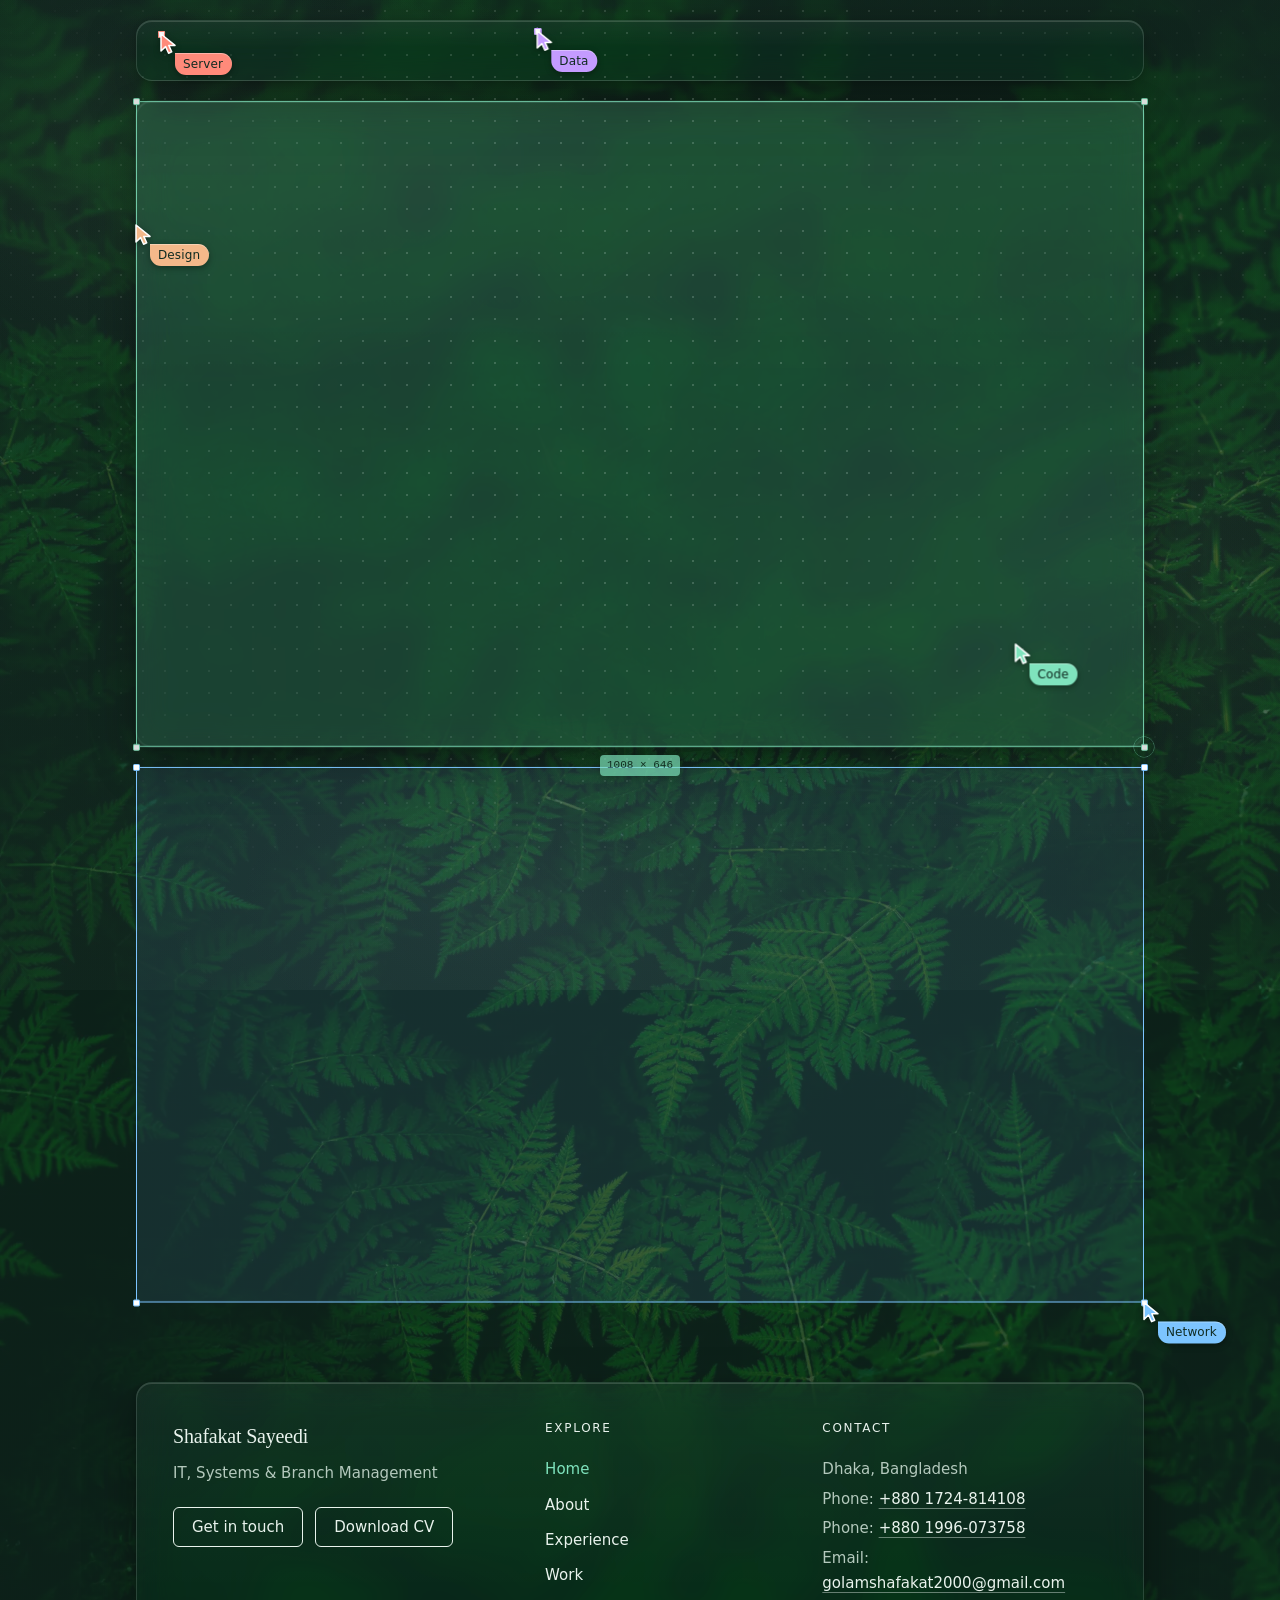
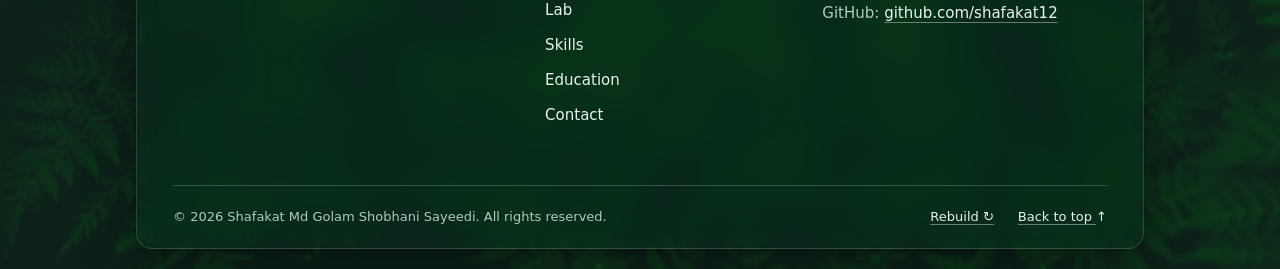
<file: index.html>
<!DOCTYPE html>
<html lang="en">
<head>
  <meta charset="utf-8">
  <meta http-equiv="Content-Security-Policy" content="default-src 'self'; script-src 'self' 'unsafe-inline'; style-src 'self' 'unsafe-inline' https://fonts.googleapis.com; font-src https://fonts.gstatic.com; img-src 'self' data:; form-action 'self' https://api.web3forms.com; base-uri 'none'; object-src 'none'">
  <meta name="viewport" content="width=device-width, initial-scale=1">
  <title>Shafakat Md Golam Shobhani Sayeedi | IT, Systems &amp; Branch Management</title>
  <meta name="description" content="Portfolio of Shafakat Md Golam Shobhani Sayeedi, a self-taught IT practitioner and former branch manager.">
  <meta name="author" content="Shafakat Md Golam Shobhani Sayeedi">
  <meta property="og:type" content="profile">
  <meta property="og:title" content="Shafakat Md Golam Shobhani Sayeedi | IT, Systems &amp; Branch Management">
  <meta property="og:description" content="Self-taught IT practitioner and former branch manager.">
  <meta property="og:image" content="https://shafakat12.github.io/shafakat/images/profile_picture.jpeg">
  <meta name="theme-color" content="#102b21">
  <link rel="icon" href="favicon.svg" type="image/svg+xml">
  <link rel="preconnect" href="https://fonts.googleapis.com">
  <link rel="preconnect" href="https://fonts.gstatic.com" crossorigin>
  <link rel="stylesheet" href="https://fonts.googleapis.com/css2?family=Geist+Mono:wght@400&family=Geist:wght@400;500&family=Newsreader:ital,opsz,wght@0,6..72,400;1,6..72,400&display=swap">
  <link rel="stylesheet" href="styles.css">
  <script src="nav.js"></script>
  <script>
    /* Swarm rebuild: hide the first screen before it paints, but only when the intro will play. */
    (function () {
      try {
        if (window.matchMedia("(prefers-reduced-motion: reduce)").matches) return;
        if (!window.Animation || !("finished" in Animation.prototype)) return;
      } catch (e) {}
      var root = document.documentElement;
      root.classList.add("swarm-pending");
      /* Failsafe in case swarm-rebuild.js never runs. */
      window.swarmFailsafe = setTimeout(function () { root.classList.remove("swarm-pending"); }, 6000);
    })();
  </script>
  <script src="swarm-rebuild.js" defer></script>
  <script src="glass-tilt.js" defer></script>
</head>
<body>
  <a class="skip-link" href="#main">Skip to content</a>

  <header class="site-header" id="top">
    <div class="wrap" data-swarm>
      <span class="brand" data-swarm>Shafakat Sayeedi</span>
      <nav aria-label="Main" data-swarm>
        <button class="menu-toggle" type="button" aria-expanded="false" aria-controls="site-menu"><span class="menu-icon" aria-hidden="true"></span>Menu</button>
        <ul id="site-menu">
          <li><a href="index.html" aria-current="page">Home</a></li>
          <li><a href="about.html">About</a></li>
          <li><a href="experience.html">Experience</a></li>
          <li><a href="work.html">Work</a></li>
          <li><a href="lab.html">Lab</a></li>
          <li><a href="skills.html">Skills</a></li>
          <li><a href="education.html">Education</a></li>
          <li><a href="contact.html">Contact</a></li>
        </ul>
      </nav>
    </div>
  </header>

  <main id="main" class="wrap">
    <section class="hero" data-swarm>
      <div class="hero-top">
        <div>
          <p class="label" data-swarm>Former Branch Manager &middot; IT, Systems &amp; Networking &middot; Islamic Studies</p>
          <h1 class="hero-name" data-swarm>Shafakat Md Golam<br>Shobhani Sayeedi</h1>
        </div>
        <div class="portrait" data-swarm role="img" aria-label="Photo of Shafakat Sayeedi"><span aria-hidden="true">SS</span></div>
      </div>

      <div class="hero-row">
        <div>
          <p class="hero-sub" data-swarm>Former Branch Manager at Global Trade Link. Self-taught in servers, networks and Linux systems.</p>
          <div class="hero-actions" data-swarm>
            <a class="button" href="contact.html">Get in touch</a>
            <a class="button button-outline" href="cv/Shafakat-Sayeedi-CV.pdf" download="Shafakat-Sayeedi-CV.pdf" type="application/pdf">Download CV</a>
            <a class="text-link" href="skills.html">View skills <span class="arrow" aria-hidden="true">&rarr;</span></a>
          </div>
        </div>

        <svg class="bridge" data-swarm viewBox="0 6 440 280" role="img" aria-label="Diagram: clients, sales and marketing on the business side connect through Shafakat to servers, network and data on the technology side.">
          <text class="bridge-head biz-fill" x="0" y="24">BUSINESS</text>
          <text class="bridge-head tech-fill" x="440" y="24" text-anchor="end">TECHNOLOGY</text>

          <g class="links">
            <path d="M84 85 C150 85 150 175 186 175"/>
            <path d="M84 175 L186 175"/>
            <path d="M84 265 C150 265 150 175 186 175"/>
            <path d="M254 175 C290 175 290 85 356 85"/>
            <path d="M254 175 L356 175"/>
            <path d="M254 175 C290 175 290 265 356 265"/>
          </g>

          <g class="packets packets-biz">
            <path pathLength="100" d="M84 85 C150 85 150 175 186 175"/>
            <path pathLength="100" d="M84 175 L186 175"/>
            <path pathLength="100" d="M84 265 C150 265 150 175 186 175"/>
          </g>
          <g class="packets packets-tech">
            <path pathLength="100" d="M254 175 C290 175 290 85 356 85"/>
            <path pathLength="100" d="M254 175 L356 175"/>
            <path pathLength="100" d="M254 175 C290 175 290 265 356 265"/>
          </g>

          <g class="biz-fill">
            <circle cx="84" cy="85" r="4"/>
            <circle cx="84" cy="175" r="4"/>
            <circle cx="84" cy="265" r="4"/>
          </g>
          <g class="tech-fill">
            <circle cx="356" cy="85" r="4"/>
            <circle cx="356" cy="175" r="4"/>
            <circle cx="356" cy="265" r="4"/>
          </g>

          <g class="bridge-label" text-anchor="end">
            <text x="72" y="89">Clients</text>
            <text x="72" y="179">Sales</text>
            <text x="72" y="269">Marketing</text>
          </g>
          <g class="bridge-label">
            <text x="368" y="89">Servers</text>
            <text x="368" y="179">Network</text>
            <text x="368" y="269">Data</text>
          </g>

          <circle class="bridge-core" cx="220" cy="175" r="34"/>
          <text class="bridge-core-label" x="220" y="179" text-anchor="middle">Shafakat</text>
        </svg>
      </div>
    </section>

    <section class="index-list" data-swarm aria-label="Explore this site">
      <a class="index-row" data-swarm href="about.html">
        <h2>About</h2>
        <p>A self-taught IT practitioner and former branch manager.</p>
        <span class="arrow" aria-hidden="true">&rarr;</span>
      </a>
      <a class="index-row" data-swarm href="experience.html">
        <h2>Experience</h2>
        <p>Branch Manager at Global Trade Link, January 2023 to January 2026.</p>
        <span class="arrow" aria-hidden="true">&rarr;</span>
      </a>
      <a class="index-row" data-swarm href="work.html">
        <h2>Work</h2>
        <p>Websites I've designed and built, plus home networking, self-hosted servers and NAS storage.</p>
        <span class="arrow" aria-hidden="true">&rarr;</span>
      </a>
      <a class="index-row" data-swarm href="lab.html">
        <h2>Lab</h2>
        <p>Projects, papers, benchmarks and experiments I'm working on.</p>
        <span class="arrow" aria-hidden="true">&rarr;</span>
      </a>
      <a class="index-row" data-swarm href="skills.html">
        <h2>Skills</h2>
        <p>Servers, networking, hardware, web design, video production and business strategy.</p>
        <span class="arrow" aria-hidden="true">&rarr;</span>
      </a>
      <a class="index-row" data-swarm href="education.html">
        <h2>Education</h2>
        <p>Currently studying Honours in Islamic Studies at BIU and a Kamil (Master's) in Hadith. I am also a Hafiz of the Holy Qur'an.</p>
        <span class="arrow" aria-hidden="true">&rarr;</span>
      </a>
    </section>
  </main>

  <footer class="site-footer">
    <div class="wrap">
      <div class="footer-grid">
        <div class="footer-brand">
          <span class="brand">Shafakat Sayeedi</span>
          <p>IT, Systems &amp; Branch Management</p>
          <div class="footer-actions">
            <a class="footer-button" href="contact.html">Get in touch</a>
            <a class="footer-button" href="cv/Shafakat-Sayeedi-CV.pdf" download="Shafakat-Sayeedi-CV.pdf" type="application/pdf">Download CV</a>
          </div>
        </div>
        <div>
          <h2 class="footer-heading">Explore</h2>
          <nav aria-label="Footer">
            <ul class="footer-links">
              <li><a href="index.html" aria-current="page">Home</a></li>
              <li><a href="about.html">About</a></li>
              <li><a href="experience.html">Experience</a></li>
              <li><a href="work.html">Work</a></li>
              <li><a href="lab.html">Lab</a></li>
              <li><a href="skills.html">Skills</a></li>
              <li><a href="education.html">Education</a></li>
              <li><a href="contact.html">Contact</a></li>
            </ul>
          </nav>
        </div>
        <div>
          <h2 class="footer-heading">Contact</h2>
          <ul class="footer-contact">
            <li>Dhaka, Bangladesh</li>
            <li>Phone: <a href="tel:+8801724814108">+880 1724-814108</a></li>
            <li>Phone: <a href="tel:+8801996073758">+880 1996-073758</a></li>
            <li>Email: <a href="mailto:golamshafakat2000@gmail.com">golamshafakat2000@gmail.com</a></li>
            <li>GitHub: <a href="https://github.com/shafakat12">github.com/shafakat12</a></li>
          </ul>
        </div>
      </div>
      <div class="footer-bottom">
        <p>&copy; 2026 Shafakat Md Golam Shobhani Sayeedi. All rights reserved.</p>
        <div class="footer-bottom-links">
          <button class="swarm-replay" type="button" hidden>Rebuild <span aria-hidden="true">&#8635;</span></button>
          <a class="back-to-top" href="#top">Back to top <span class="arrow-up" aria-hidden="true">&uarr;</span></a>
        </div>
      </div>
    </div>
  </footer>
</body>
</html>
</file>
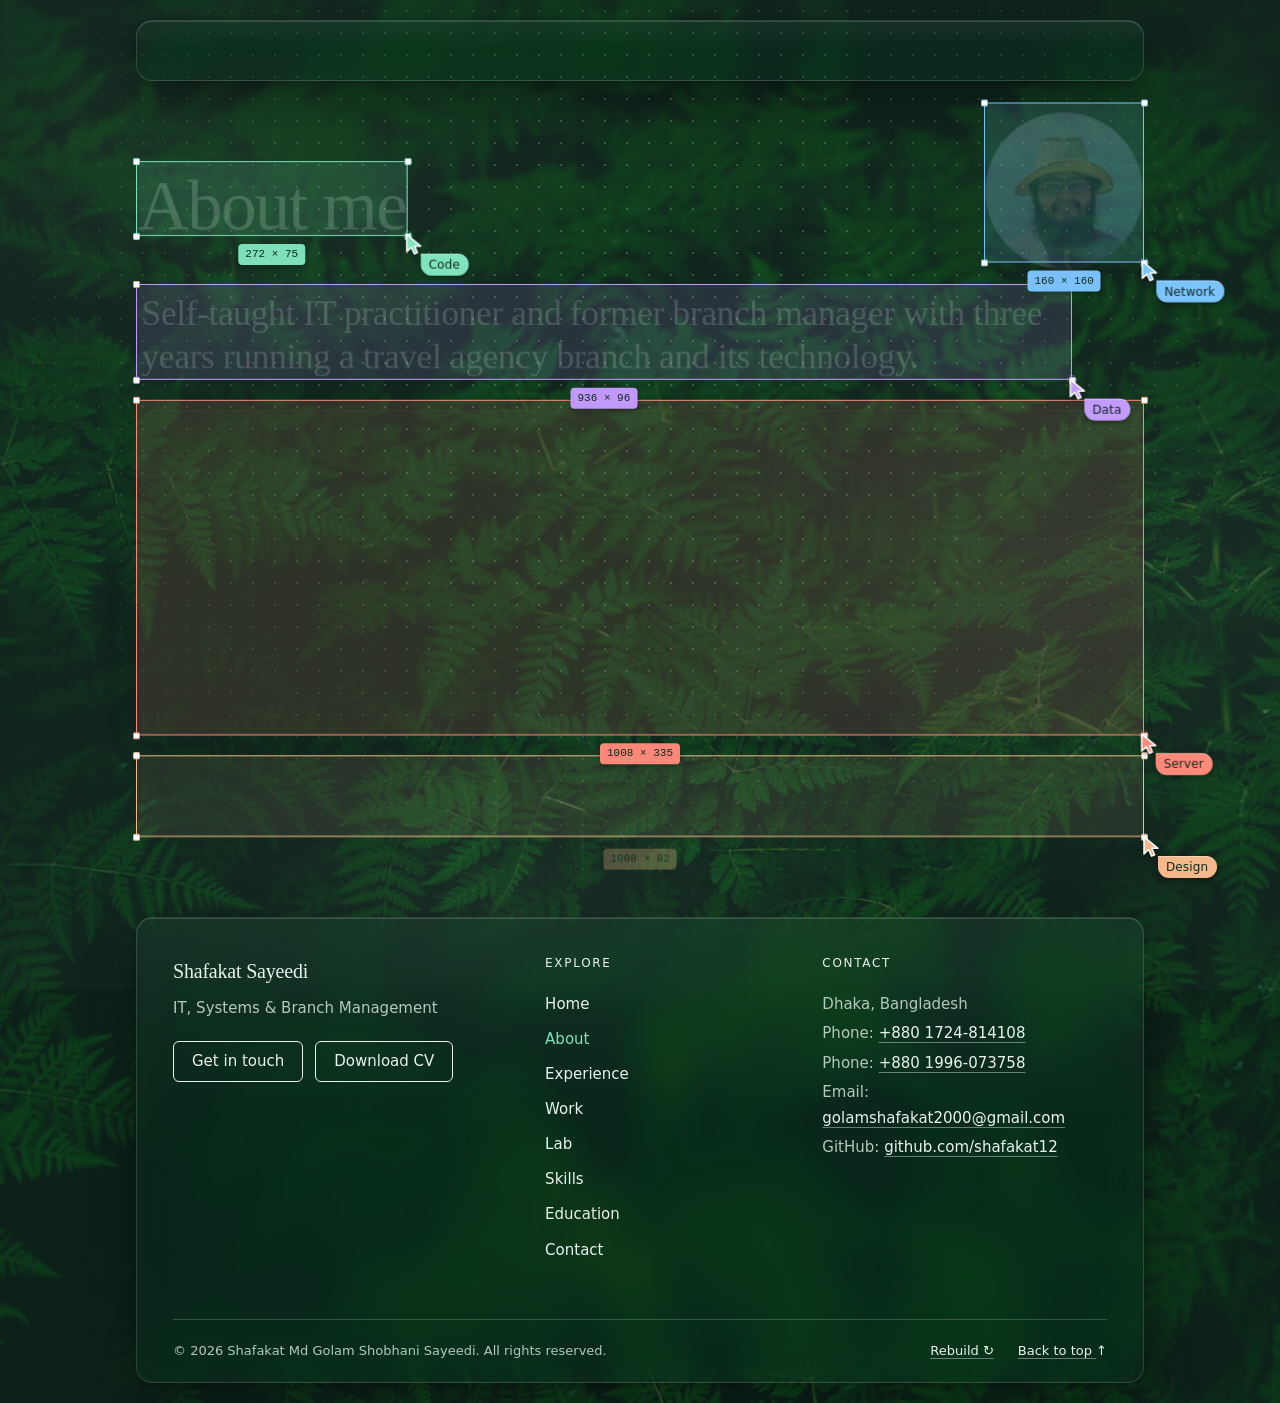
<file: about.html>
<!DOCTYPE html>
<html lang="en">
<head>
  <meta charset="utf-8">
  <meta http-equiv="Content-Security-Policy" content="default-src 'self'; script-src 'self' 'unsafe-inline'; style-src 'self' 'unsafe-inline' https://fonts.googleapis.com; font-src https://fonts.gstatic.com; img-src 'self' data:; form-action 'self' https://api.web3forms.com; base-uri 'none'; object-src 'none'">
  <meta name="viewport" content="width=device-width, initial-scale=1">
  <title>About | Shafakat Md Golam Shobhani Sayeedi</title>
  <meta name="description" content="About Shafakat Md Golam Shobhani Sayeedi: a self-taught IT practitioner and former branch manager with three years running a travel agency branch and its technology.">
  <meta name="author" content="Shafakat Md Golam Shobhani Sayeedi">
  <meta property="og:image" content="https://shafakat12.github.io/shafakat/images/profile_picture.jpeg">
  <meta name="theme-color" content="#102b21">
  <link rel="icon" href="favicon.svg" type="image/svg+xml">
  <link rel="preconnect" href="https://fonts.googleapis.com">
  <link rel="preconnect" href="https://fonts.gstatic.com" crossorigin>
  <link rel="stylesheet" href="https://fonts.googleapis.com/css2?family=Geist+Mono:wght@400&family=Geist:wght@400;500&family=Newsreader:ital,opsz,wght@0,6..72,400;1,6..72,400&display=swap">
  <link rel="stylesheet" href="styles.css">
  <script src="nav.js"></script>
  <script>
    /* Swarm rebuild: hide the first screen before it paints, but only when the intro will play. */
    (function () {
      try {
        if (window.matchMedia("(prefers-reduced-motion: reduce)").matches) return;
        if (!window.Animation || !("finished" in Animation.prototype)) return;
      } catch (e) {}
      var root = document.documentElement;
      root.classList.add("swarm-pending");
      /* Failsafe in case swarm-rebuild.js never runs. */
      window.swarmFailsafe = setTimeout(function () { root.classList.remove("swarm-pending"); }, 6000);
    })();
  </script>
  <script src="swarm-rebuild.js" defer></script>
  <script src="glass-tilt.js" defer></script>
</head>
<body>
  <a class="skip-link" href="#main">Skip to content</a>

  <header class="site-header" id="top">
    <div class="wrap" data-swarm>
      <span class="brand" data-swarm>Shafakat Sayeedi</span>
      <nav aria-label="Main" data-swarm>
        <button class="menu-toggle" type="button" aria-expanded="false" aria-controls="site-menu"><span class="menu-icon" aria-hidden="true"></span>Menu</button>
        <ul id="site-menu">
          <li><a href="index.html">Home</a></li>
          <li><a href="about.html" aria-current="page">About</a></li>
          <li><a href="experience.html">Experience</a></li>
          <li><a href="work.html">Work</a></li>
          <li><a href="lab.html">Lab</a></li>
          <li><a href="skills.html">Skills</a></li>
          <li><a href="education.html">Education</a></li>
          <li><a href="contact.html">Contact</a></li>
        </ul>
      </nav>
    </div>
  </header>

  <main id="main" class="wrap">
    <div class="head-with-photo">
      <header class="page-head">
        <h1 data-swarm>About me</h1>
      </header>
      <div data-swarm class="portrait" role="img" aria-label="Photo of Shafakat Sayeedi"><span aria-hidden="true">SS</span></div>
    </div>

    <p data-swarm class="lead">Self-taught IT practitioner and former branch manager with three years running a travel agency branch and its technology.</p>

    <div class="about-row" data-swarm>
      <p data-swarm class="prose">I combine client service, ticketing, sales and marketing experience with hands-on server, networking and Linux skills. I'm currently studying Honours in Islamic Studies at BIU and a Kamil (Master's) in Hadith.</p>
      <dl data-swarm class="facts">
        <div><dt class="label">Full name</dt><dd>Shafakat Md Golam Shobhani Sayeedi</dd></div>
        <div><dt class="label">Previously</dt><dd>Branch Manager, Global Trade Link</dd></div>
        <div><dt class="label">Focus</dt><dd>Servers, networks, Linux and data</dd></div>
        <div><dt class="label">Studying</dt><dd>Honours in Islamic Studies at BIU and Kamil in Hadith</dd></div>
        <div><dt class="label">Studied</dt><dd>Fazil in Islamic Economics</dd></div>
        <div><dt class="label">Based in</dt><dd>Dhaka, Bangladesh</dd></div>
      </dl>
    </div>

    <a data-swarm class="next-link" href="experience.html"><span class="label">Next</span> <strong>Experience</strong> <span class="arrow" aria-hidden="true">&rarr;</span></a>
  </main>

  <footer class="site-footer">
    <div class="wrap">
      <div class="footer-grid">
        <div class="footer-brand">
          <span class="brand">Shafakat Sayeedi</span>
          <p>IT, Systems &amp; Branch Management</p>
          <div class="footer-actions">
            <a class="footer-button" href="contact.html">Get in touch</a>
            <a class="footer-button" href="cv/Shafakat-Sayeedi-CV.pdf" download="Shafakat-Sayeedi-CV.pdf" type="application/pdf">Download CV</a>
          </div>
        </div>
        <div>
          <h2 class="footer-heading">Explore</h2>
          <nav aria-label="Footer">
            <ul class="footer-links">
              <li><a href="index.html">Home</a></li>
              <li><a href="about.html" aria-current="page">About</a></li>
              <li><a href="experience.html">Experience</a></li>
              <li><a href="work.html">Work</a></li>
              <li><a href="lab.html">Lab</a></li>
              <li><a href="skills.html">Skills</a></li>
              <li><a href="education.html">Education</a></li>
              <li><a href="contact.html">Contact</a></li>
            </ul>
          </nav>
        </div>
        <div>
          <h2 class="footer-heading">Contact</h2>
          <ul class="footer-contact">
            <li>Dhaka, Bangladesh</li>
            <li>Phone: <a href="tel:+8801724814108">+880 1724-814108</a></li>
            <li>Phone: <a href="tel:+8801996073758">+880 1996-073758</a></li>
            <li>Email: <a href="mailto:golamshafakat2000@gmail.com">golamshafakat2000@gmail.com</a></li>
            <li>GitHub: <a href="https://github.com/shafakat12">github.com/shafakat12</a></li>
          </ul>
        </div>
      </div>
      <div class="footer-bottom">
        <p>&copy; 2026 Shafakat Md Golam Shobhani Sayeedi. All rights reserved.</p>
        <div class="footer-bottom-links">
          <button class="swarm-replay" type="button" hidden>Rebuild <span aria-hidden="true">&#8635;</span></button>
          <a class="back-to-top" href="#top">Back to top <span class="arrow-up" aria-hidden="true">&uarr;</span></a>
        </div>
      </div>
    </div>
  </footer>
</body>
</html>
</file>
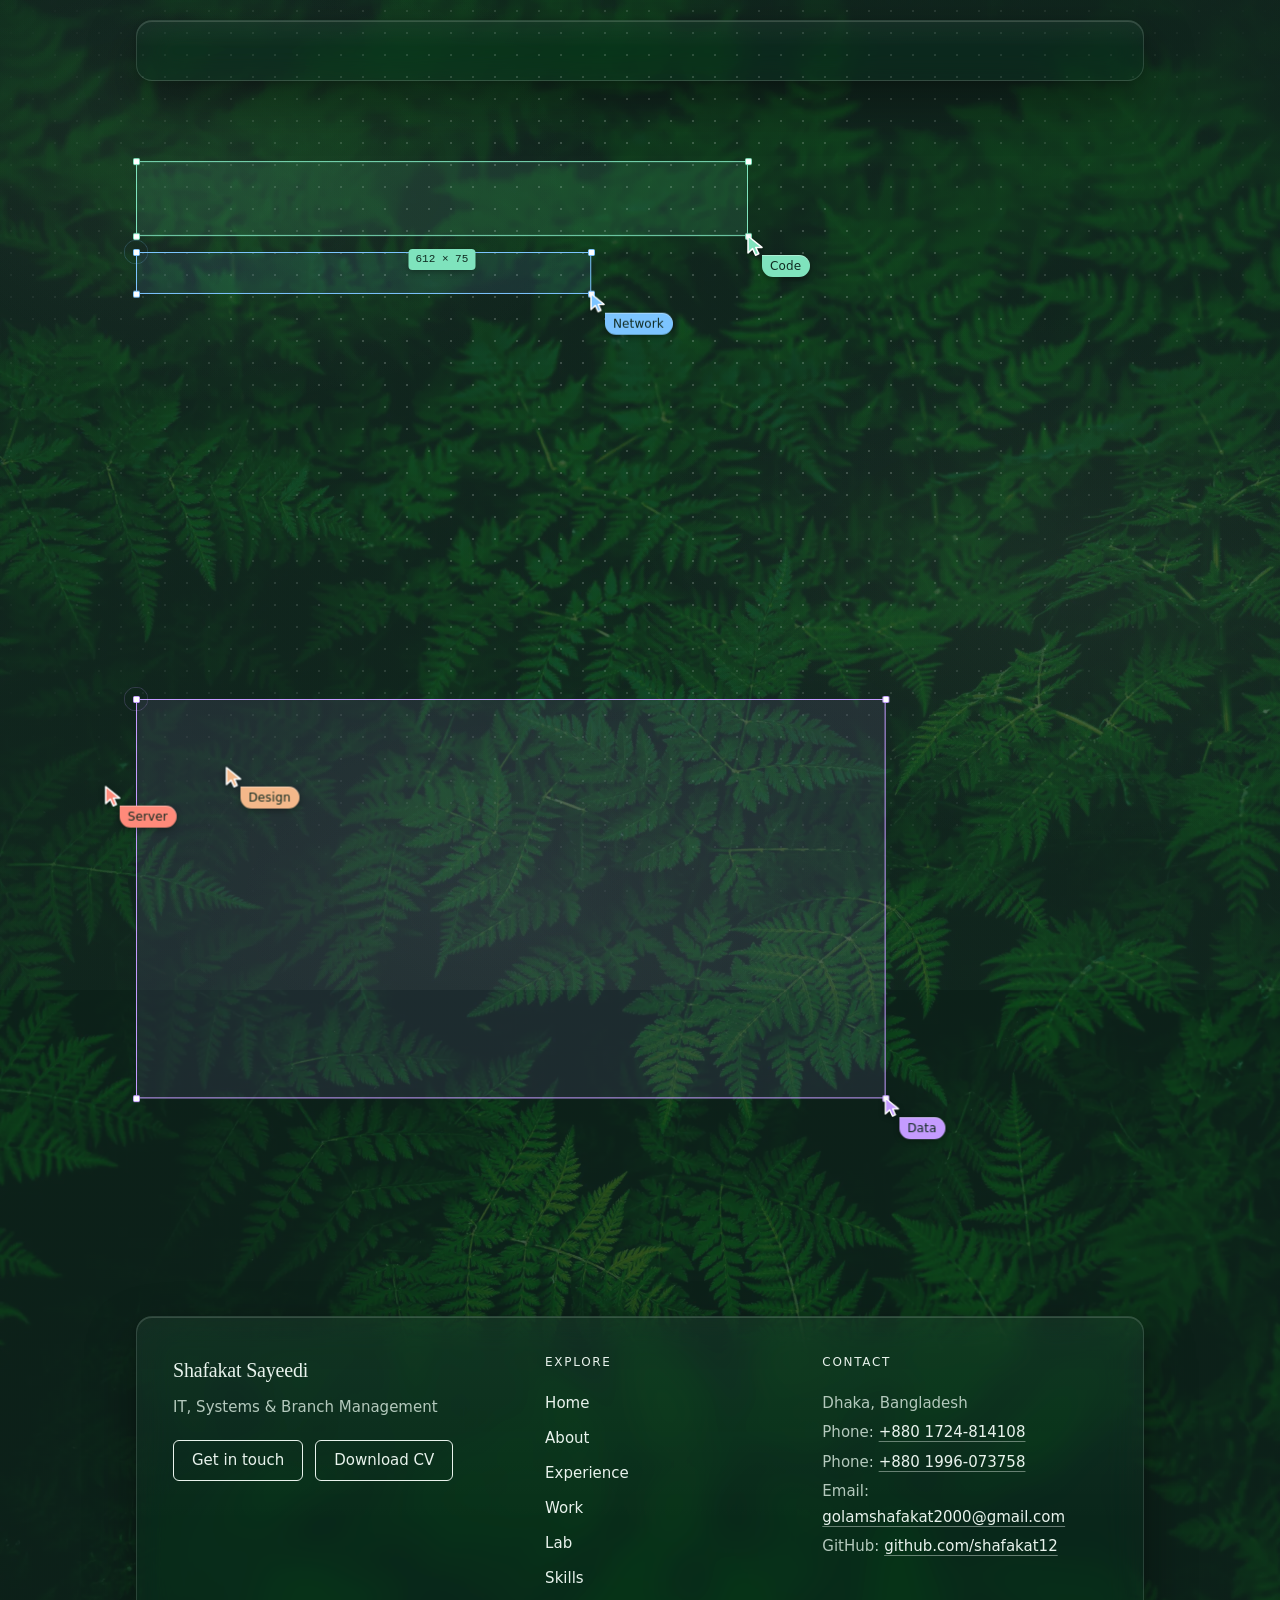
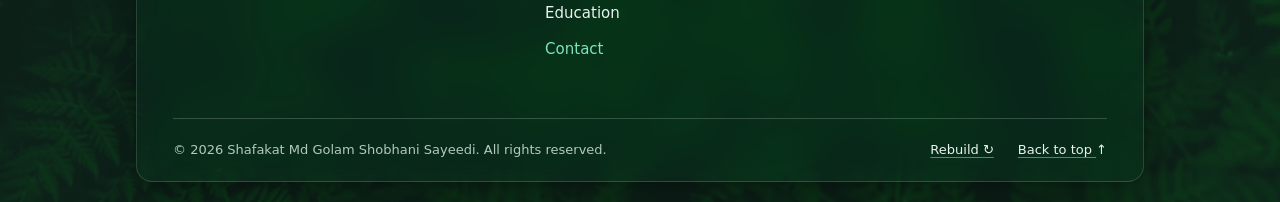
<file: contact.html>
<!DOCTYPE html>
<html lang="en">
<head>
  <meta charset="utf-8">
  <meta http-equiv="Content-Security-Policy" content="default-src 'self'; script-src 'self' 'unsafe-inline'; style-src 'self' 'unsafe-inline' https://fonts.googleapis.com; font-src https://fonts.gstatic.com; img-src 'self' data:; form-action 'self' https://api.web3forms.com; base-uri 'none'; object-src 'none'">
  <meta name="viewport" content="width=device-width, initial-scale=1">
  <title>Contact | Shafakat Md Golam Shobhani Sayeedi</title>
  <meta name="description" content="Contact Shafakat Md Golam Shobhani Sayeedi by email, phone or message form, or find them on GitHub.">
  <meta name="author" content="Shafakat Md Golam Shobhani Sayeedi">
  <meta property="og:image" content="https://shafakat12.github.io/shafakat/images/profile_picture.jpeg">
  <meta name="theme-color" content="#102b21">
  <link rel="icon" href="favicon.svg" type="image/svg+xml">
  <link rel="preconnect" href="https://fonts.googleapis.com">
  <link rel="preconnect" href="https://fonts.gstatic.com" crossorigin>
  <link rel="stylesheet" href="https://fonts.googleapis.com/css2?family=Geist+Mono:wght@400&family=Geist:wght@400;500&family=Newsreader:ital,opsz,wght@0,6..72,400;1,6..72,400&display=swap">
  <link rel="stylesheet" href="styles.css">
  <script src="nav.js"></script>
  <script>
    /* Swarm rebuild: hide the first screen before it paints, but only when the intro will play. */
    (function () {
      try {
        if (window.matchMedia("(prefers-reduced-motion: reduce)").matches) return;
        if (!window.Animation || !("finished" in Animation.prototype)) return;
      } catch (e) {}
      var root = document.documentElement;
      root.classList.add("swarm-pending");
      /* Failsafe in case swarm-rebuild.js never runs. */
      window.swarmFailsafe = setTimeout(function () { root.classList.remove("swarm-pending"); }, 6000);
    })();
  </script>
  <script src="swarm-rebuild.js" defer></script>
  <script src="glass-tilt.js" defer></script>
</head>
<body>
  <a class="skip-link" href="#main">Skip to content</a>

  <header class="site-header" id="top">
    <div class="wrap" data-swarm>
      <span class="brand" data-swarm>Shafakat Sayeedi</span>
      <nav aria-label="Main" data-swarm>
        <button class="menu-toggle" type="button" aria-expanded="false" aria-controls="site-menu"><span class="menu-icon" aria-hidden="true"></span>Menu</button>
        <ul id="site-menu">
          <li><a href="index.html">Home</a></li>
          <li><a href="about.html">About</a></li>
          <li><a href="experience.html">Experience</a></li>
          <li><a href="work.html">Work</a></li>
          <li><a href="lab.html">Lab</a></li>
          <li><a href="skills.html">Skills</a></li>
          <li><a href="education.html">Education</a></li>
          <li><a href="contact.html" aria-current="page">Contact</a></li>
        </ul>
      </nav>
    </div>
  </header>

  <main id="main" class="wrap">
    <div class="head-with-photo">
      <header class="page-head">
        <h1 data-swarm>Get in touch</h1>
        <p data-swarm>You can reach me by email or phone, or send a message using the form below.</p>
      </header>
      <div data-swarm class="portrait" role="img" aria-label="Photo of Shafakat Sayeedi"><span aria-hidden="true">SS</span></div>
    </div>

    <dl data-swarm class="contact-rows">
      <div>
        <dt class="label">Email</dt>
        <dd><a href="mailto:golamshafakat2000@gmail.com">golamshafakat2000@gmail.com</a></dd>
      </div>
      <div>
        <dt class="label">Phone</dt>
        <dd><a href="tel:+8801724814108">+880 1724-814108</a></dd>
        <dd><a href="tel:+8801996073758">+880 1996-073758</a></dd>
      </div>
      <div>
        <dt class="label">GitHub</dt>
        <dd><a href="https://github.com/shafakat12">github.com/shafakat12</a></dd>
      </div>
      <div>
        <dt class="label">Location</dt>
        <dd>Dhaka, Bangladesh</dd>
      </div>
    </dl>

    <section class="split message-section" data-swarm aria-labelledby="message-heading">
      <h2 data-swarm id="message-heading">Send a message</h2>
      <form data-swarm class="message-form" action="https://api.web3forms.com/submit" method="POST">
        <!-- Messages are delivered by Web3Forms. See "Contact form" in README.md. -->
        <input type="hidden" name="access_key" value="abdd0da5-fdfe-4f66-9ff8-8923b09d83ac">
        <input type="hidden" name="from_name" value="Portfolio contact form">
        <input type="hidden" name="redirect" value="https://shafakat12.github.io/shafakat/message-sent.html">
        <input type="checkbox" name="botcheck" style="display: none;">

        <div class="field">
          <label class="label" for="message-name">Your name</label>
          <input id="message-name" type="text" name="name" autocomplete="name" required>
        </div>
        <div class="field">
          <label class="label" for="message-email">Your email</label>
          <input id="message-email" type="email" name="email" autocomplete="email" required>
        </div>
        <div class="field field-wide">
          <label class="label" for="message-subject">Subject</label>
          <input id="message-subject" type="text" name="subject" required>
        </div>
        <div class="field field-wide">
          <label class="label" for="message-body">Your message</label>
          <textarea id="message-body" name="message" rows="7" required></textarea>
        </div>
        <button class="button" type="submit">Send message</button>
      </form>
    </section>
  </main>

  <footer class="site-footer">
    <div class="wrap">
      <div class="footer-grid">
        <div class="footer-brand">
          <span class="brand">Shafakat Sayeedi</span>
          <p>IT, Systems &amp; Branch Management</p>
          <div class="footer-actions">
            <a class="footer-button" href="contact.html">Get in touch</a>
            <a class="footer-button" href="cv/Shafakat-Sayeedi-CV.pdf" download="Shafakat-Sayeedi-CV.pdf" type="application/pdf">Download CV</a>
          </div>
        </div>
        <div>
          <h2 class="footer-heading">Explore</h2>
          <nav aria-label="Footer">
            <ul class="footer-links">
              <li><a href="index.html">Home</a></li>
              <li><a href="about.html">About</a></li>
              <li><a href="experience.html">Experience</a></li>
              <li><a href="work.html">Work</a></li>
              <li><a href="lab.html">Lab</a></li>
              <li><a href="skills.html">Skills</a></li>
              <li><a href="education.html">Education</a></li>
              <li><a href="contact.html" aria-current="page">Contact</a></li>
            </ul>
          </nav>
        </div>
        <div>
          <h2 class="footer-heading">Contact</h2>
          <ul class="footer-contact">
            <li>Dhaka, Bangladesh</li>
            <li>Phone: <a href="tel:+8801724814108">+880 1724-814108</a></li>
            <li>Phone: <a href="tel:+8801996073758">+880 1996-073758</a></li>
            <li>Email: <a href="mailto:golamshafakat2000@gmail.com">golamshafakat2000@gmail.com</a></li>
            <li>GitHub: <a href="https://github.com/shafakat12">github.com/shafakat12</a></li>
          </ul>
        </div>
      </div>
      <div class="footer-bottom">
        <p>&copy; 2026 Shafakat Md Golam Shobhani Sayeedi. All rights reserved.</p>
        <div class="footer-bottom-links">
          <button class="swarm-replay" type="button" hidden>Rebuild <span aria-hidden="true">&#8635;</span></button>
          <a class="back-to-top" href="#top">Back to top <span class="arrow-up" aria-hidden="true">&uarr;</span></a>
        </div>
      </div>
    </div>
  </footer>
</body>
</html>
</file>
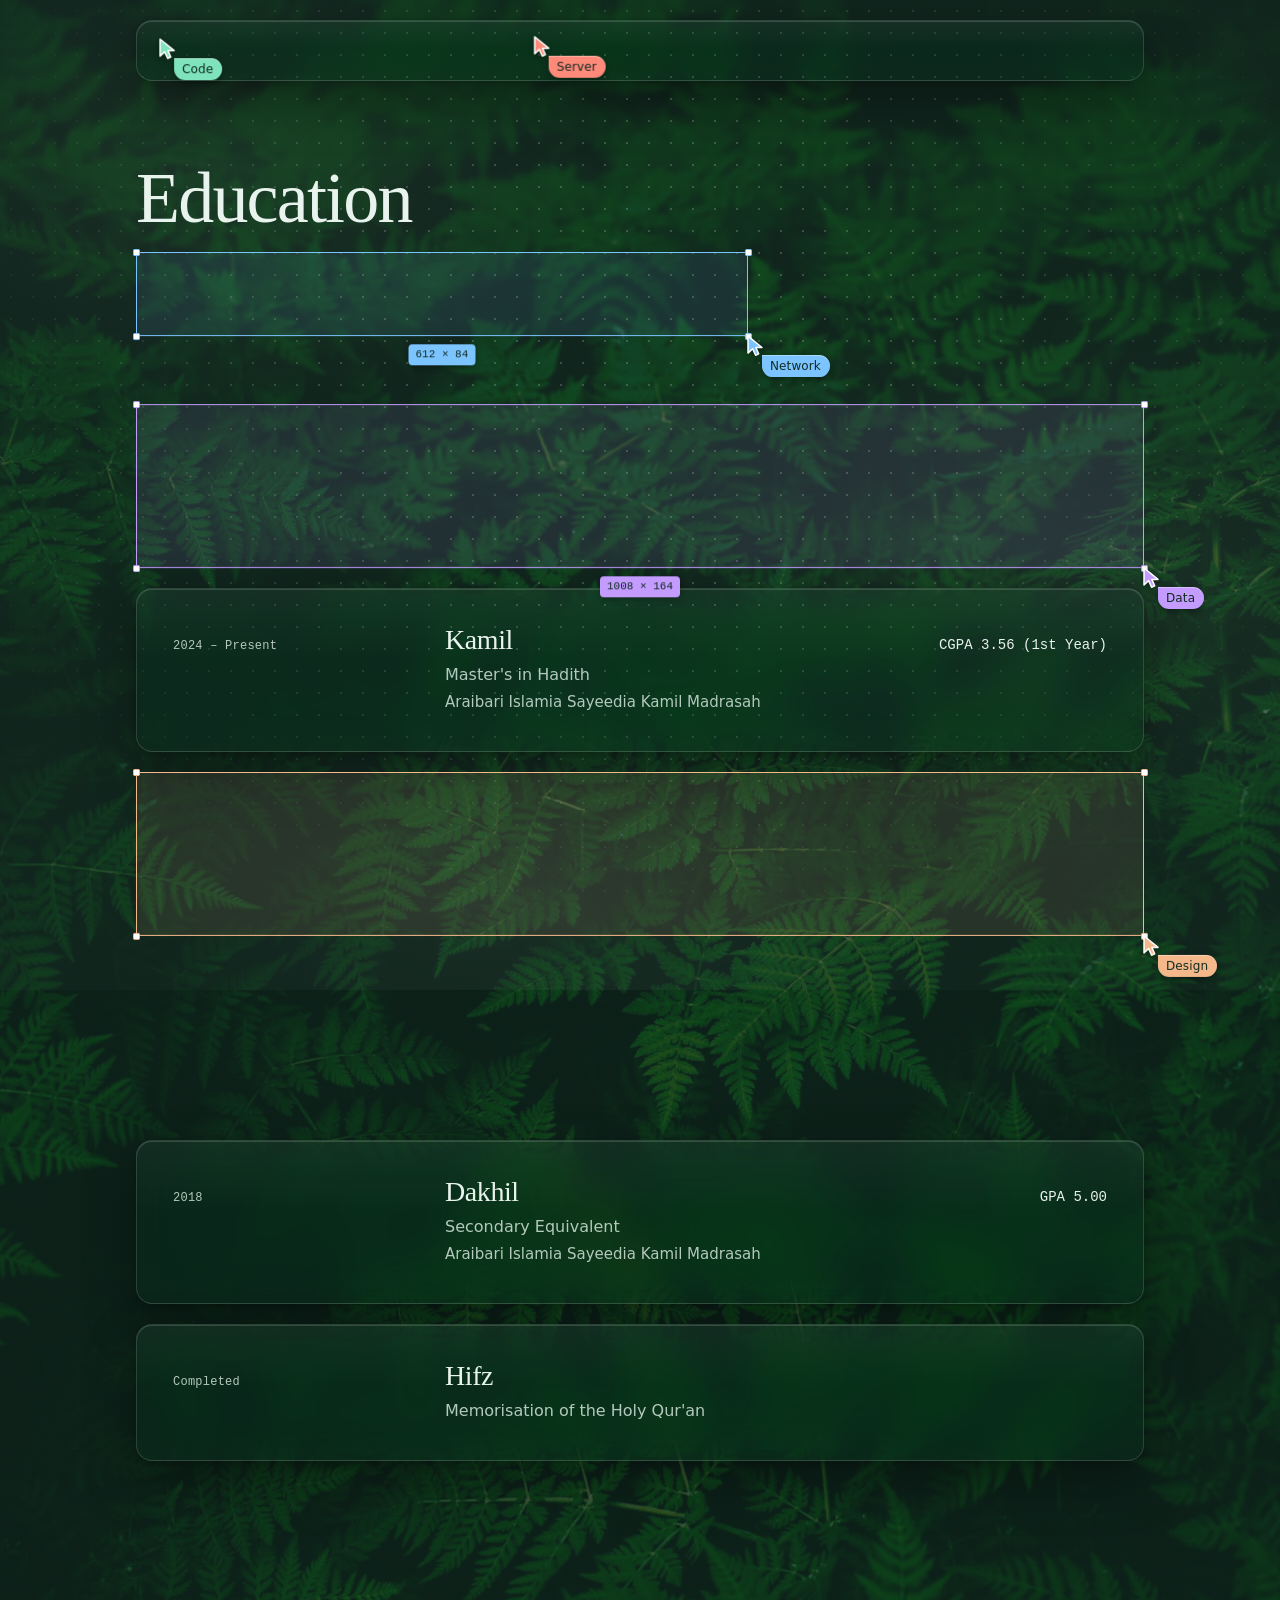
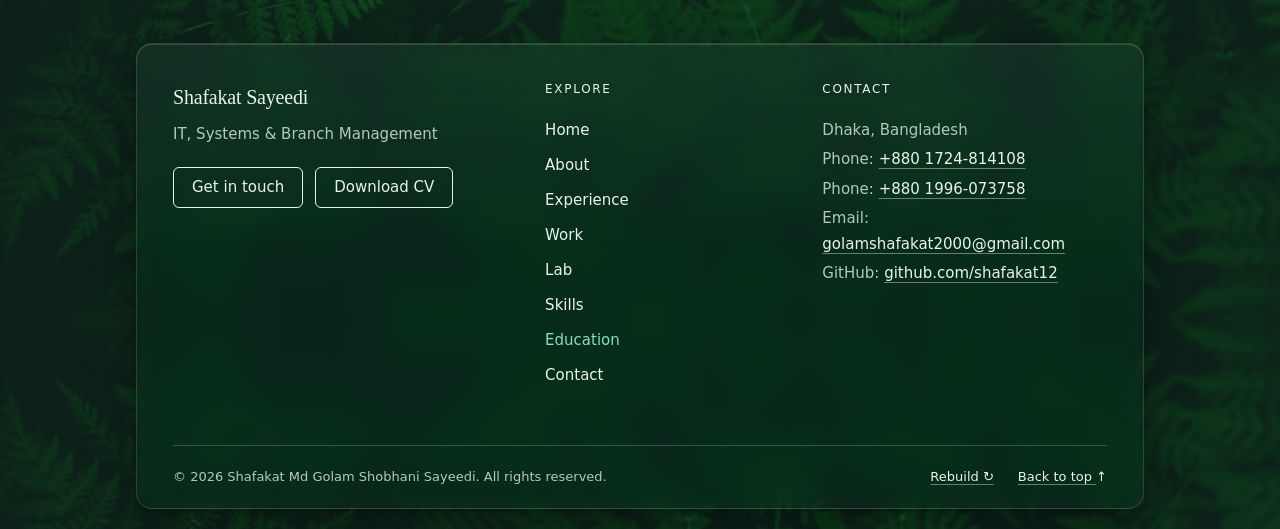
<file: education.html>
<!DOCTYPE html>
<html lang="en">
<head>
  <meta charset="utf-8">
  <meta http-equiv="Content-Security-Policy" content="default-src 'self'; script-src 'self' 'unsafe-inline'; style-src 'self' 'unsafe-inline' https://fonts.googleapis.com; font-src https://fonts.gstatic.com; img-src 'self' data:; form-action 'self' https://api.web3forms.com; base-uri 'none'; object-src 'none'">
  <meta name="viewport" content="width=device-width, initial-scale=1">
  <title>Education | Shafakat Md Golam Shobhani Sayeedi</title>
  <meta name="description" content="Education of Shafakat Md Golam Shobhani Sayeedi: Honours in Islamic Studies at Bangladesh Islamic University; Kamil in Hadith, Fazil in Islamic Economics, Alim in Arts and Dakhil from Araibari Islamia Sayeedia Kamil Madrasah; and Hifz of the Holy Qur'an.">
  <meta name="author" content="Shafakat Md Golam Shobhani Sayeedi">
  <meta property="og:image" content="https://shafakat12.github.io/shafakat/images/profile_picture.jpeg">
  <meta name="theme-color" content="#102b21">
  <link rel="icon" href="favicon.svg" type="image/svg+xml">
  <link rel="preconnect" href="https://fonts.googleapis.com">
  <link rel="preconnect" href="https://fonts.gstatic.com" crossorigin>
  <link rel="stylesheet" href="https://fonts.googleapis.com/css2?family=Geist+Mono:wght@400&family=Geist:wght@400;500&family=Newsreader:ital,opsz,wght@0,6..72,400;1,6..72,400&display=swap">
  <link rel="stylesheet" href="styles.css">
  <script src="nav.js"></script>
  <script>
    /* Swarm rebuild: hide the first screen before it paints, but only when the intro will play. */
    (function () {
      try {
        if (window.matchMedia("(prefers-reduced-motion: reduce)").matches) return;
        if (!window.Animation || !("finished" in Animation.prototype)) return;
      } catch (e) {}
      var root = document.documentElement;
      root.classList.add("swarm-pending");
      /* Failsafe in case swarm-rebuild.js never runs. */
      window.swarmFailsafe = setTimeout(function () { root.classList.remove("swarm-pending"); }, 6000);
    })();
  </script>
  <script src="swarm-rebuild.js" defer></script>
  <script src="glass-tilt.js" defer></script>
</head>
<body>
  <a class="skip-link" href="#main">Skip to content</a>

  <header class="site-header" id="top">
    <div class="wrap" data-swarm>
      <span class="brand" data-swarm>Shafakat Sayeedi</span>
      <nav aria-label="Main" data-swarm>
        <button class="menu-toggle" type="button" aria-expanded="false" aria-controls="site-menu"><span class="menu-icon" aria-hidden="true"></span>Menu</button>
        <ul id="site-menu">
          <li><a href="index.html">Home</a></li>
          <li><a href="about.html">About</a></li>
          <li><a href="experience.html">Experience</a></li>
          <li><a href="work.html">Work</a></li>
          <li><a href="lab.html">Lab</a></li>
          <li><a href="skills.html">Skills</a></li>
          <li><a href="education.html" aria-current="page">Education</a></li>
          <li><a href="contact.html">Contact</a></li>
        </ul>
      </nav>
    </div>
  </header>

  <main id="main" class="wrap">
    <header class="page-head">
      <h1 data-swarm>Education</h1>
      <p data-swarm>My studies at Bangladesh Islamic University (BIU) and at Araibari Islamia Sayeedia Kamil Madrasah, Araibari, Kasba Sadar, Kasba, Brahmanbaria 3460.</p>
    </header>

    <ol class="edu-list">
      <li data-swarm>
        <p class="label"><time>2023</time> &ndash; Present</p>
        <div class="edu-name">
          <h2>Honours</h2>
          <p>Islamic Studies</p>
          <p class="edu-school">Bangladesh Islamic University (BIU)</p>
        </div>
      </li>
      <li data-swarm>
        <p class="label"><time>2024</time> &ndash; Present</p>
        <div class="edu-name">
          <h2>Kamil</h2>
          <p>Master's in Hadith</p>
          <p class="edu-school">Araibari Islamia Sayeedia Kamil Madrasah</p>
        </div>
        <p class="edu-result">CGPA 3.56 (1st Year)</p>
      </li>
      <li data-swarm>
        <p class="label"><time>2023</time></p>
        <div class="edu-name">
          <h2>Fazil</h2>
          <p>Degree in Islamic Economics</p>
          <p class="edu-school">Araibari Islamia Sayeedia Kamil Madrasah</p>
        </div>
        <p class="edu-result">CGPA 4.08</p>
      </li>
      <li data-swarm>
        <p class="label"><time>2020</time></p>
        <div class="edu-name">
          <h2>Alim</h2>
          <p>Higher Secondary Equivalent in Arts</p>
          <p class="edu-school">Araibari Islamia Sayeedia Kamil Madrasah</p>
        </div>
        <p class="edu-result">GPA 5.00</p>
      </li>
      <li data-swarm>
        <p class="label"><time>2018</time></p>
        <div class="edu-name">
          <h2>Dakhil</h2>
          <p>Secondary Equivalent</p>
          <p class="edu-school">Araibari Islamia Sayeedia Kamil Madrasah</p>
        </div>
        <p class="edu-result">GPA 5.00</p>
      </li>
      <li data-swarm>
        <p class="label">Completed</p>
        <div class="edu-name">
          <h2>Hifz</h2>
          <p>Memorisation of the Holy Qur'an</p>
        </div>
      </li>
    </ol>

    <a data-swarm class="next-link" href="contact.html"><span class="label">Next</span> <strong>Contact</strong> <span class="arrow" aria-hidden="true">&rarr;</span></a>
  </main>

  <footer class="site-footer">
    <div class="wrap">
      <div class="footer-grid">
        <div class="footer-brand">
          <span class="brand">Shafakat Sayeedi</span>
          <p>IT, Systems &amp; Branch Management</p>
          <div class="footer-actions">
            <a class="footer-button" href="contact.html">Get in touch</a>
            <a class="footer-button" href="cv/Shafakat-Sayeedi-CV.pdf" download="Shafakat-Sayeedi-CV.pdf" type="application/pdf">Download CV</a>
          </div>
        </div>
        <div>
          <h2 class="footer-heading">Explore</h2>
          <nav aria-label="Footer">
            <ul class="footer-links">
              <li><a href="index.html">Home</a></li>
              <li><a href="about.html">About</a></li>
              <li><a href="experience.html">Experience</a></li>
              <li><a href="work.html">Work</a></li>
              <li><a href="lab.html">Lab</a></li>
              <li><a href="skills.html">Skills</a></li>
              <li><a href="education.html" aria-current="page">Education</a></li>
              <li><a href="contact.html">Contact</a></li>
            </ul>
          </nav>
        </div>
        <div>
          <h2 class="footer-heading">Contact</h2>
          <ul class="footer-contact">
            <li>Dhaka, Bangladesh</li>
            <li>Phone: <a href="tel:+8801724814108">+880 1724-814108</a></li>
            <li>Phone: <a href="tel:+8801996073758">+880 1996-073758</a></li>
            <li>Email: <a href="mailto:golamshafakat2000@gmail.com">golamshafakat2000@gmail.com</a></li>
            <li>GitHub: <a href="https://github.com/shafakat12">github.com/shafakat12</a></li>
          </ul>
        </div>
      </div>
      <div class="footer-bottom">
        <p>&copy; 2026 Shafakat Md Golam Shobhani Sayeedi. All rights reserved.</p>
        <div class="footer-bottom-links">
          <button class="swarm-replay" type="button" hidden>Rebuild <span aria-hidden="true">&#8635;</span></button>
          <a class="back-to-top" href="#top">Back to top <span class="arrow-up" aria-hidden="true">&uarr;</span></a>
        </div>
      </div>
    </div>
  </footer>
</body>
</html>
</file>
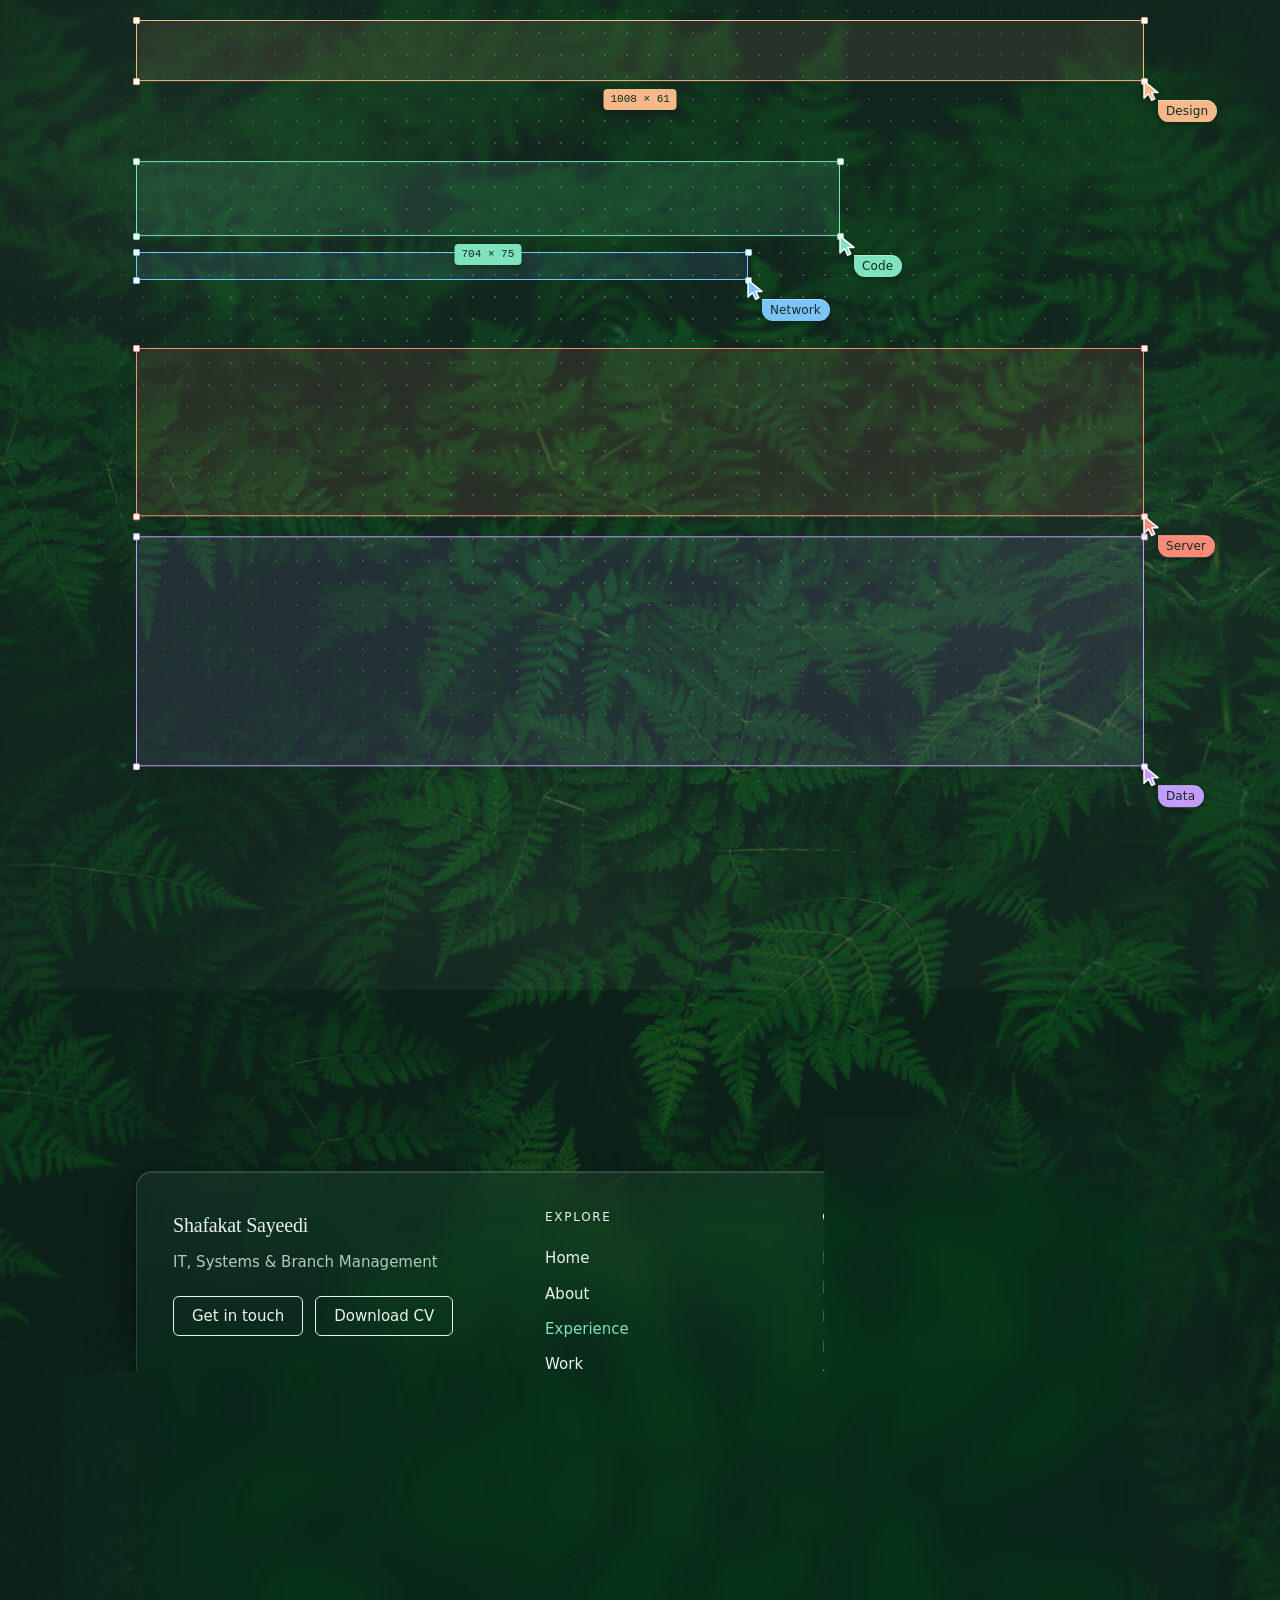
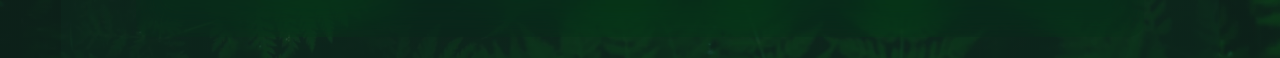
<file: experience.html>
<!DOCTYPE html>
<html lang="en">
<head>
  <meta charset="utf-8">
  <meta http-equiv="Content-Security-Policy" content="default-src 'self'; script-src 'self' 'unsafe-inline'; style-src 'self' 'unsafe-inline' https://fonts.googleapis.com; font-src https://fonts.gstatic.com; img-src 'self' data:; form-action 'self' https://api.web3forms.com; base-uri 'none'; object-src 'none'">
  <meta name="viewport" content="width=device-width, initial-scale=1">
  <title>Experience | Shafakat Md Golam Shobhani Sayeedi</title>
  <meta name="description" content="Work experience of Shafakat Md Golam Shobhani Sayeedi, Branch Manager at Global Trade Link, a travel agency, from January 2023 to January 2026.">
  <meta name="author" content="Shafakat Md Golam Shobhani Sayeedi">
  <meta property="og:image" content="https://shafakat12.github.io/shafakat/images/profile_picture.jpeg">
  <meta name="theme-color" content="#102b21">
  <link rel="icon" href="favicon.svg" type="image/svg+xml">
  <link rel="preconnect" href="https://fonts.googleapis.com">
  <link rel="preconnect" href="https://fonts.gstatic.com" crossorigin>
  <link rel="stylesheet" href="https://fonts.googleapis.com/css2?family=Geist+Mono:wght@400&family=Geist:wght@400;500&family=Newsreader:ital,opsz,wght@0,6..72,400;1,6..72,400&display=swap">
  <link rel="stylesheet" href="styles.css">
  <script src="nav.js"></script>
  <script>
    /* Swarm rebuild: hide the first screen before it paints, but only when the intro will play. */
    (function () {
      try {
        if (window.matchMedia("(prefers-reduced-motion: reduce)").matches) return;
        if (!window.Animation || !("finished" in Animation.prototype)) return;
      } catch (e) {}
      var root = document.documentElement;
      root.classList.add("swarm-pending");
      /* Failsafe in case swarm-rebuild.js never runs. */
      window.swarmFailsafe = setTimeout(function () { root.classList.remove("swarm-pending"); }, 6000);
    })();
  </script>
  <script src="swarm-rebuild.js" defer></script>
  <script src="glass-tilt.js" defer></script>
</head>
<body>
  <a class="skip-link" href="#main">Skip to content</a>

  <header class="site-header" id="top">
    <div class="wrap" data-swarm>
      <span class="brand" data-swarm>Shafakat Sayeedi</span>
      <nav aria-label="Main" data-swarm>
        <button class="menu-toggle" type="button" aria-expanded="false" aria-controls="site-menu"><span class="menu-icon" aria-hidden="true"></span>Menu</button>
        <ul id="site-menu">
          <li><a href="index.html">Home</a></li>
          <li><a href="about.html">About</a></li>
          <li><a href="experience.html" aria-current="page">Experience</a></li>
          <li><a href="work.html">Work</a></li>
          <li><a href="lab.html">Lab</a></li>
          <li><a href="skills.html">Skills</a></li>
          <li><a href="education.html">Education</a></li>
          <li><a href="contact.html">Contact</a></li>
        </ul>
      </nav>
    </div>
  </header>

  <main id="main" class="wrap">
    <header class="page-head">
      <h1 data-swarm>Experience</h1>
      <p data-swarm>Running a travel agency branch and the technology behind it.</p>
    </header>

    <article>
      <div data-swarm class="role-head">
        <div>
          <h2>Branch Manager</h2>
          <p class="role-org">Global Trade Link (Travel Agency)</p>
          <p class="role-place">Araibari, Kasba Sadar, Kasba, Brahmanbaria 3460</p>
        </div>
        <p class="role-dates"><time datetime="2023-01">January 2023</time> &ndash; <time datetime="2026-01">January 2026</time></p>
      </div>

      <section data-swarm class="split">
        <h2 class="biz">Operations &amp; Business</h2>
        <ul class="duty-list">
          <li>Led day-to-day branch operations and delivered consistent, high-quality client service.</li>
          <li>Managed domestic and international flight reservations, ticketing and sales end to end.</li>
          <li>Planned and ran marketing campaigns to grow the client base and revenue.</li>
        </ul>
      </section>

      <section data-swarm class="split">
        <h2 class="tech">Technology</h2>
        <ul class="duty-list">
          <li>Maintained the branch's IT infrastructure, hardware and business data.</li>
          <li>Served as the branch's go-to person for technical support and troubleshooting.</li>
          <li>Digitised and streamlined administrative workflows with digital tools and Microsoft Office.</li>
        </ul>
      </section>
    </article>

    <a data-swarm class="next-link" href="work.html"><span class="label">Next</span> <strong>Work</strong> <span class="arrow" aria-hidden="true">&rarr;</span></a>
  </main>

  <footer class="site-footer">
    <div class="wrap">
      <div class="footer-grid">
        <div class="footer-brand">
          <span class="brand">Shafakat Sayeedi</span>
          <p>IT, Systems &amp; Branch Management</p>
          <div class="footer-actions">
            <a class="footer-button" href="contact.html">Get in touch</a>
            <a class="footer-button" href="cv/Shafakat-Sayeedi-CV.pdf" download="Shafakat-Sayeedi-CV.pdf" type="application/pdf">Download CV</a>
          </div>
        </div>
        <div>
          <h2 class="footer-heading">Explore</h2>
          <nav aria-label="Footer">
            <ul class="footer-links">
              <li><a href="index.html">Home</a></li>
              <li><a href="about.html">About</a></li>
              <li><a href="experience.html" aria-current="page">Experience</a></li>
              <li><a href="work.html">Work</a></li>
              <li><a href="lab.html">Lab</a></li>
              <li><a href="skills.html">Skills</a></li>
              <li><a href="education.html">Education</a></li>
              <li><a href="contact.html">Contact</a></li>
            </ul>
          </nav>
        </div>
        <div>
          <h2 class="footer-heading">Contact</h2>
          <ul class="footer-contact">
            <li>Dhaka, Bangladesh</li>
            <li>Phone: <a href="tel:+8801724814108">+880 1724-814108</a></li>
            <li>Phone: <a href="tel:+8801996073758">+880 1996-073758</a></li>
            <li>Email: <a href="mailto:golamshafakat2000@gmail.com">golamshafakat2000@gmail.com</a></li>
            <li>GitHub: <a href="https://github.com/shafakat12">github.com/shafakat12</a></li>
          </ul>
        </div>
      </div>
      <div class="footer-bottom">
        <p>&copy; 2026 Shafakat Md Golam Shobhani Sayeedi. All rights reserved.</p>
        <div class="footer-bottom-links">
          <button class="swarm-replay" type="button" hidden>Rebuild <span aria-hidden="true">&#8635;</span></button>
          <a class="back-to-top" href="#top">Back to top <span class="arrow-up" aria-hidden="true">&uarr;</span></a>
        </div>
      </div>
    </div>
  </footer>
</body>
</html>
</file>
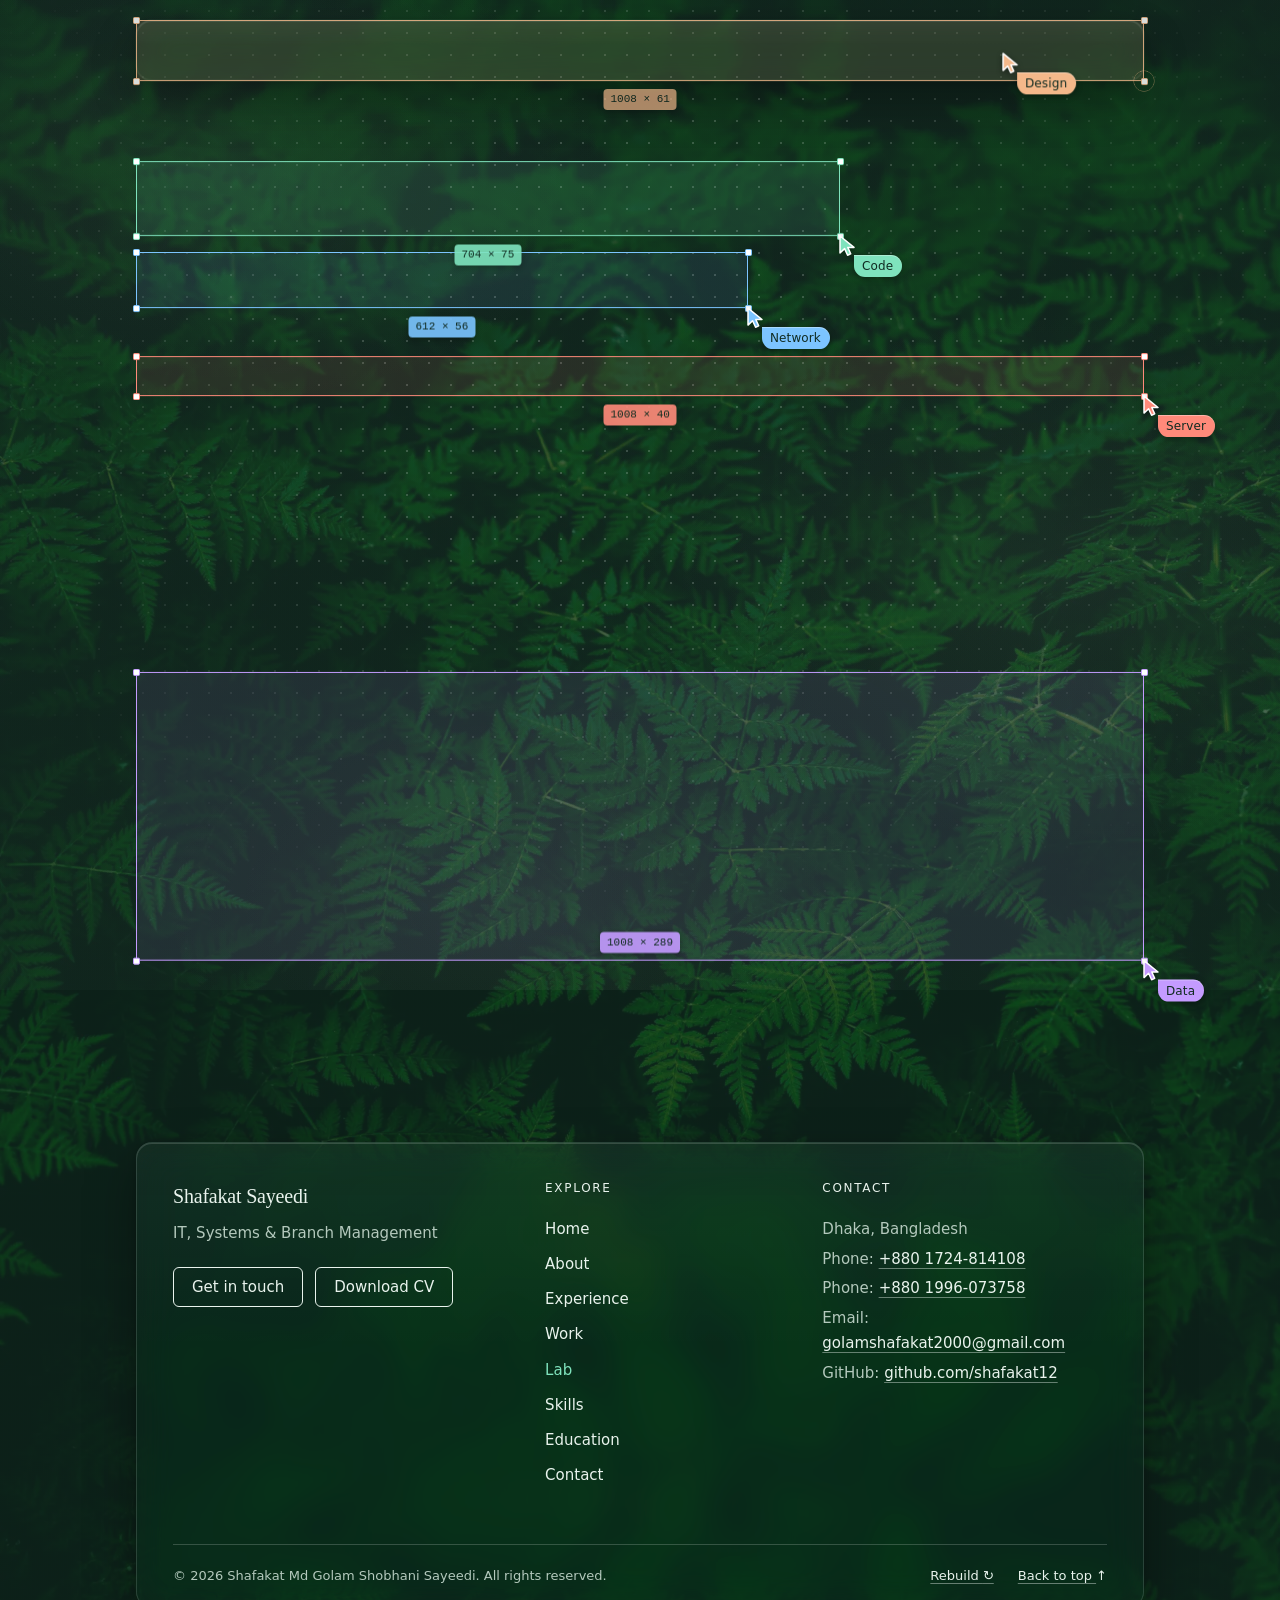
<file: lab.html>
<!DOCTYPE html>
<html lang="en">
<head>
  <meta charset="utf-8">
  <meta http-equiv="Content-Security-Policy" content="default-src 'self'; script-src 'self' 'unsafe-inline'; style-src 'self' 'unsafe-inline' https://fonts.googleapis.com; font-src https://fonts.gstatic.com; img-src 'self' data:; form-action 'self' https://api.web3forms.com; base-uri 'none'; object-src 'none'">
  <meta name="viewport" content="width=device-width, initial-scale=1">
  <title>Lab | Shafakat Md Golam Shobhani Sayeedi</title>
  <meta name="description" content="Lab by Shafakat Md Golam Shobhani Sayeedi: write-ups of projects, papers, benchmarks and experiments.">
  <meta name="author" content="Shafakat Md Golam Shobhani Sayeedi">
  <meta property="og:image" content="https://shafakat12.github.io/shafakat/images/profile_picture.jpeg">
  <meta name="theme-color" content="#102b21">
  <link rel="icon" href="favicon.svg" type="image/svg+xml">
  <link rel="preconnect" href="https://fonts.googleapis.com">
  <link rel="preconnect" href="https://fonts.gstatic.com" crossorigin>
  <link rel="stylesheet" href="https://fonts.googleapis.com/css2?family=Geist+Mono:wght@400&family=Geist:wght@400;500&family=Newsreader:ital,opsz,wght@0,6..72,400;1,6..72,400&display=swap">
  <link rel="stylesheet" href="styles.css">
  <script src="nav.js"></script>
  <script>
    /* Swarm rebuild: hide the first screen before it paints, but only when the intro will play. */
    (function () {
      try {
        if (window.matchMedia("(prefers-reduced-motion: reduce)").matches) return;
        if (!window.Animation || !("finished" in Animation.prototype)) return;
      } catch (e) {}
      var root = document.documentElement;
      root.classList.add("swarm-pending");
      /* Failsafe in case swarm-rebuild.js never runs. */
      window.swarmFailsafe = setTimeout(function () { root.classList.remove("swarm-pending"); }, 6000);
    })();
  </script>
  <script src="swarm-rebuild.js" defer></script>
  <script src="glass-tilt.js" defer></script>
  <script src="lab.js" defer></script>
</head>
<body>
  <a class="skip-link" href="#main">Skip to content</a>

  <header class="site-header" id="top">
    <div class="wrap" data-swarm>
      <span class="brand" data-swarm>Shafakat Sayeedi</span>
      <nav aria-label="Main" data-swarm>
        <button class="menu-toggle" type="button" aria-expanded="false" aria-controls="site-menu"><span class="menu-icon" aria-hidden="true"></span>Menu</button>
        <ul id="site-menu">
          <li><a href="index.html">Home</a></li>
          <li><a href="about.html">About</a></li>
          <li><a href="experience.html">Experience</a></li>
          <li><a href="work.html">Work</a></li>
          <li><a href="lab.html" aria-current="page">Lab</a></li>
          <li><a href="skills.html">Skills</a></li>
          <li><a href="education.html">Education</a></li>
          <li><a href="contact.html">Contact</a></li>
        </ul>
      </nav>
    </div>
  </header>

  <main id="main" class="wrap">
    <header class="page-head">
      <h1 data-swarm>Lab</h1>
      <p data-swarm>Projects, papers, benchmarks and experiments: what I'm building, testing and learning.</p>
    </header>

    <!-- Filter chips. lab.js shows them; without JavaScript they stay hidden and every post shows. -->
    <div class="filters" role="group" aria-label="Filter posts by type" data-swarm hidden>
      <button type="button" data-filter="all" aria-pressed="true">All</button>
      <button type="button" data-filter="project" aria-pressed="false">Projects</button>
      <button type="button" data-filter="paper" aria-pressed="false">Papers</button>
      <button type="button" data-filter="benchmark" aria-pressed="false">Benchmarks</button>
      <button type="button" data-filter="experiment" aria-pressed="false">Experiments</button>
    </div>
    <p class="lab-status visually-hidden" aria-live="polite"></p>

    <!-- Posts, newest first. To add one, copy the card below to the top of this list,
         uncomment it and fill it in. See "Publishing a post" in README.md.

         data-type must be one of: project, paper, benchmark, experiment.
         The badge class and text match it:
           project    -> class="badge type-project"    PROJECT
           paper      -> class="badge type-paper"      PAPER
           benchmark  -> class="badge type-benchmark"  BENCHMARK
           experiment -> class="badge type-experiment" EXPERIMENT

      <li data-type="benchmark">
        <a class="post-card" data-swarm href="posts/2026-11-20-local-llm-benchmark.html">
          <div>
            <p class="post-meta">
              <span class="badge type-benchmark">Benchmark</span>
              <time class="label" datetime="2026-11-20">20 Nov 2026</time>
              <span class="label">6 min read</span>
            </p>
            <h2>The post title</h2>
            <p class="post-summary">One or two lines saying what the post is about and what you found.</p>
            <ul class="tags">
              <li>Tag one</li>
              <li>Tag two</li>
            </ul>
          </div>
          <span class="arrow" aria-hidden="true">&rarr;</span>
        </a>
      </li>
    -->
    <ol class="post-list">
      <li data-type="benchmark">
        <a class="post-card" data-swarm href="posts/2026-11-26-local-llm-benchmark.html">
          <div>
            <p class="post-meta">
              <span class="badge type-benchmark">Benchmark</span>
              <time class="label" datetime="2026-11-26">26 Nov 2026</time>
              <span class="label">4 min read</span>
            </p>
            <h2>Two GPUs, one model: local AI speeds on my home cluster</h2>
            <p class="post-summary">How fast my local AI models answer on a 6 GB server card and an 11 GB gaming card, and why a 20B model split over both runs faster than a 12B model on one.</p>
            <ul class="tags">
              <li>Benchmark</li>
              <li>Local AI</li>
              <li>llama.cpp</li>
              <li>GPU</li>
            </ul>
          </div>
          <span class="arrow" aria-hidden="true">&rarr;</span>
        </a>
      </li>
      <li data-type="project">
        <a class="post-card" data-swarm href="posts/2026-11-11-home-ai-cluster.html">
          <div>
            <p class="post-meta">
              <span class="badge type-project">Project</span>
              <time class="label" datetime="2026-11-11">11 Nov 2026</time>
              <span class="label">Updated <time datetime="2026-11-26">26 Nov 2026</time></span>
              <span class="label">13 min read</span>
            </p>
            <h2>Home AI Cluster: a private AI server built from spare PCs</h2>
            <p class="post-summary">My small Ubuntu server and my gaming PC share their graphics cards over the home network, so together they run AI models neither could run alone. Family chat, private web search, image generation and a control panel that manages it all, with a step-by-step guide to set it up yourself. Open source.</p>
            <ul class="tags">
              <li>Self-hosting</li>
              <li>AI</li>
              <li>Linux</li>
              <li>Networking</li>
            </ul>
          </div>
          <span class="arrow" aria-hidden="true">&rarr;</span>
        </a>
      </li>
    </ol>

    <!-- Shown by lab.js when posts exist but none match the chosen filter. -->
    <p class="lab-none" hidden></p>

    <a data-swarm class="next-link" href="skills.html"><span class="label">Next</span> <strong>Skills</strong> <span class="arrow" aria-hidden="true">&rarr;</span></a>
  </main>

  <footer class="site-footer">
    <div class="wrap">
      <div class="footer-grid">
        <div class="footer-brand">
          <span class="brand">Shafakat Sayeedi</span>
          <p>IT, Systems &amp; Branch Management</p>
          <div class="footer-actions">
            <a class="footer-button" href="contact.html">Get in touch</a>
            <a class="footer-button" href="cv/Shafakat-Sayeedi-CV.pdf" download="Shafakat-Sayeedi-CV.pdf" type="application/pdf">Download CV</a>
          </div>
        </div>
        <div>
          <h2 class="footer-heading">Explore</h2>
          <nav aria-label="Footer">
            <ul class="footer-links">
              <li><a href="index.html">Home</a></li>
              <li><a href="about.html">About</a></li>
              <li><a href="experience.html">Experience</a></li>
              <li><a href="work.html">Work</a></li>
              <li><a href="lab.html" aria-current="page">Lab</a></li>
              <li><a href="skills.html">Skills</a></li>
              <li><a href="education.html">Education</a></li>
              <li><a href="contact.html">Contact</a></li>
            </ul>
          </nav>
        </div>
        <div>
          <h2 class="footer-heading">Contact</h2>
          <ul class="footer-contact">
            <li>Dhaka, Bangladesh</li>
            <li>Phone: <a href="tel:+8801724814108">+880 1724-814108</a></li>
            <li>Phone: <a href="tel:+8801996073758">+880 1996-073758</a></li>
            <li>Email: <a href="mailto:golamshafakat2000@gmail.com">golamshafakat2000@gmail.com</a></li>
            <li>GitHub: <a href="https://github.com/shafakat12">github.com/shafakat12</a></li>
          </ul>
        </div>
      </div>
      <div class="footer-bottom">
        <p>&copy; 2026 Shafakat Md Golam Shobhani Sayeedi. All rights reserved.</p>
        <div class="footer-bottom-links">
          <button class="swarm-replay" type="button" hidden>Rebuild <span aria-hidden="true">&#8635;</span></button>
          <a class="back-to-top" href="#top">Back to top <span class="arrow-up" aria-hidden="true">&uarr;</span></a>
        </div>
      </div>
    </div>
  </footer>
</body>
</html>
</file>
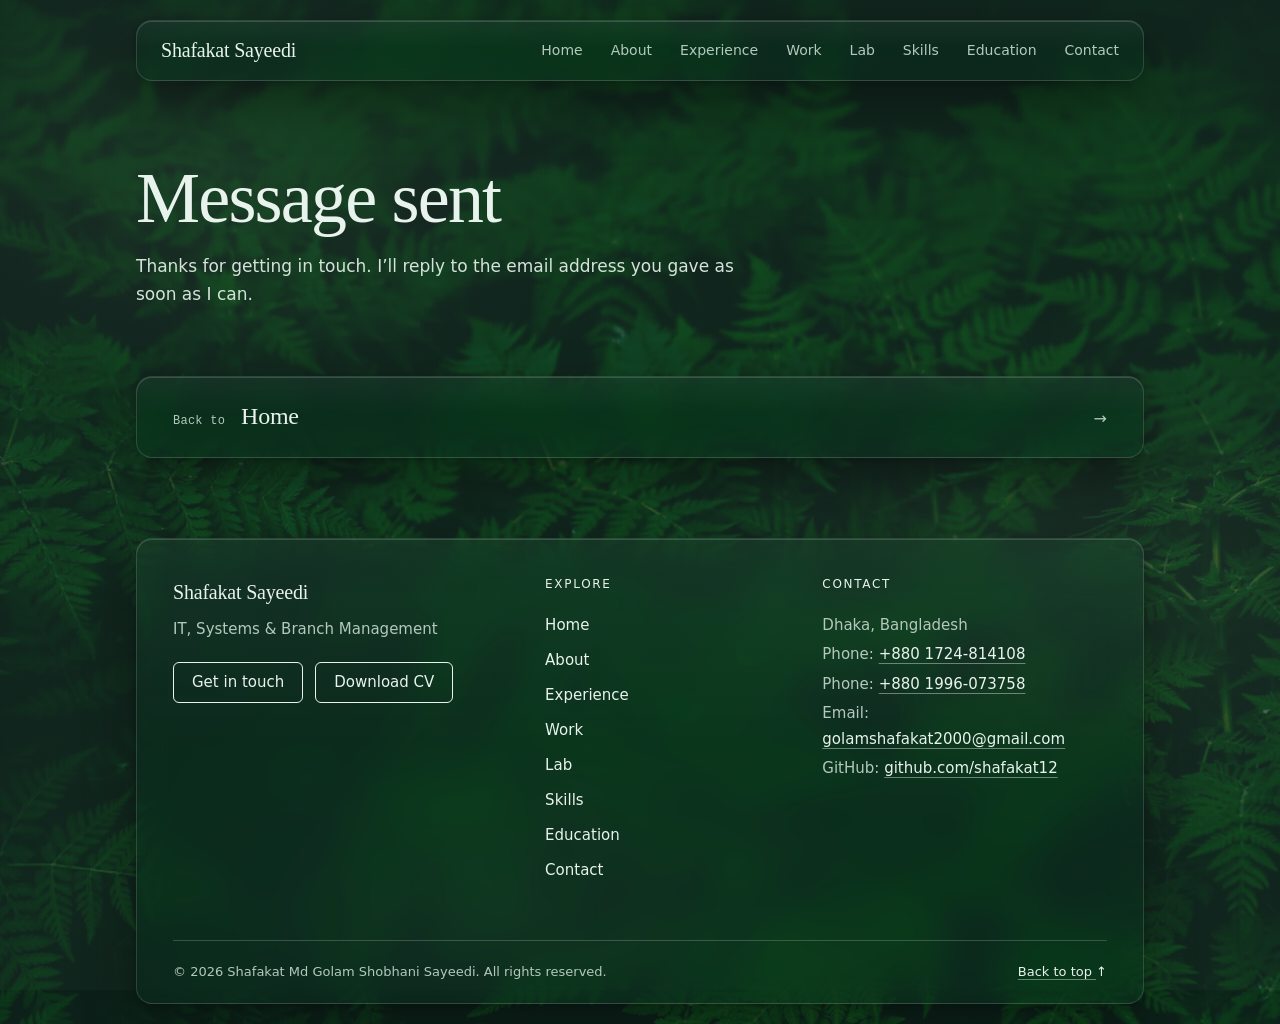
<file: message-sent.html>
<!DOCTYPE html>
<html lang="en">
<head>
  <meta charset="utf-8">
  <meta http-equiv="Content-Security-Policy" content="default-src 'self'; script-src 'self' 'unsafe-inline'; style-src 'self' 'unsafe-inline' https://fonts.googleapis.com; font-src https://fonts.gstatic.com; img-src 'self' data:; form-action 'self' https://api.web3forms.com; base-uri 'none'; object-src 'none'">
  <meta name="viewport" content="width=device-width, initial-scale=1">
  <title>Message sent | Shafakat Md Golam Shobhani Sayeedi</title>
  <meta name="robots" content="noindex">
  <meta name="author" content="Shafakat Md Golam Shobhani Sayeedi">
  <meta name="theme-color" content="#102b21">
  <link rel="icon" href="favicon.svg" type="image/svg+xml">
  <link rel="preconnect" href="https://fonts.googleapis.com">
  <link rel="preconnect" href="https://fonts.gstatic.com" crossorigin>
  <link rel="stylesheet" href="https://fonts.googleapis.com/css2?family=Geist+Mono:wght@400&family=Geist:wght@400;500&family=Newsreader:ital,opsz,wght@0,6..72,400;1,6..72,400&display=swap">
  <link rel="stylesheet" href="styles.css">
  <script src="nav.js"></script>
  <script src="glass-tilt.js" defer></script>
</head>
<body>
  <a class="skip-link" href="#main">Skip to content</a>

  <header class="site-header" id="top">
    <div class="wrap">
      <span class="brand">Shafakat Sayeedi</span>
      <nav aria-label="Main">
        <button class="menu-toggle" type="button" aria-expanded="false" aria-controls="site-menu"><span class="menu-icon" aria-hidden="true"></span>Menu</button>
        <ul id="site-menu">
          <li><a href="index.html">Home</a></li>
          <li><a href="about.html">About</a></li>
          <li><a href="experience.html">Experience</a></li>
          <li><a href="work.html">Work</a></li>
          <li><a href="lab.html">Lab</a></li>
          <li><a href="skills.html">Skills</a></li>
          <li><a href="education.html">Education</a></li>
          <li><a href="contact.html">Contact</a></li>
        </ul>
      </nav>
    </div>
  </header>

  <main id="main" class="wrap">
    <header class="page-head">
      <h1>Message sent</h1>
      <p>Thanks for getting in touch. I&rsquo;ll reply to the email address you gave as soon as I can.</p>
    </header>

    <a class="next-link" href="index.html"><span class="label">Back to</span> <strong>Home</strong> <span class="arrow" aria-hidden="true">&rarr;</span></a>
  </main>

  <footer class="site-footer">
    <div class="wrap">
      <div class="footer-grid">
        <div class="footer-brand">
          <span class="brand">Shafakat Sayeedi</span>
          <p>IT, Systems &amp; Branch Management</p>
          <div class="footer-actions">
            <a class="footer-button" href="contact.html">Get in touch</a>
            <a class="footer-button" href="cv/Shafakat-Sayeedi-CV.pdf" download="Shafakat-Sayeedi-CV.pdf" type="application/pdf">Download CV</a>
          </div>
        </div>
        <div>
          <h2 class="footer-heading">Explore</h2>
          <nav aria-label="Footer">
            <ul class="footer-links">
              <li><a href="index.html">Home</a></li>
              <li><a href="about.html">About</a></li>
              <li><a href="experience.html">Experience</a></li>
              <li><a href="work.html">Work</a></li>
              <li><a href="lab.html">Lab</a></li>
              <li><a href="skills.html">Skills</a></li>
              <li><a href="education.html">Education</a></li>
              <li><a href="contact.html">Contact</a></li>
            </ul>
          </nav>
        </div>
        <div>
          <h2 class="footer-heading">Contact</h2>
          <ul class="footer-contact">
            <li>Dhaka, Bangladesh</li>
            <li>Phone: <a href="tel:+8801724814108">+880 1724-814108</a></li>
            <li>Phone: <a href="tel:+8801996073758">+880 1996-073758</a></li>
            <li>Email: <a href="mailto:golamshafakat2000@gmail.com">golamshafakat2000@gmail.com</a></li>
            <li>GitHub: <a href="https://github.com/shafakat12">github.com/shafakat12</a></li>
          </ul>
        </div>
      </div>
      <div class="footer-bottom">
        <p>&copy; 2026 Shafakat Md Golam Shobhani Sayeedi. All rights reserved.</p>
        <a class="back-to-top" href="#top">Back to top <span class="arrow-up" aria-hidden="true">&uarr;</span></a>
      </div>
    </div>
  </footer>
</body>
</html>
</file>
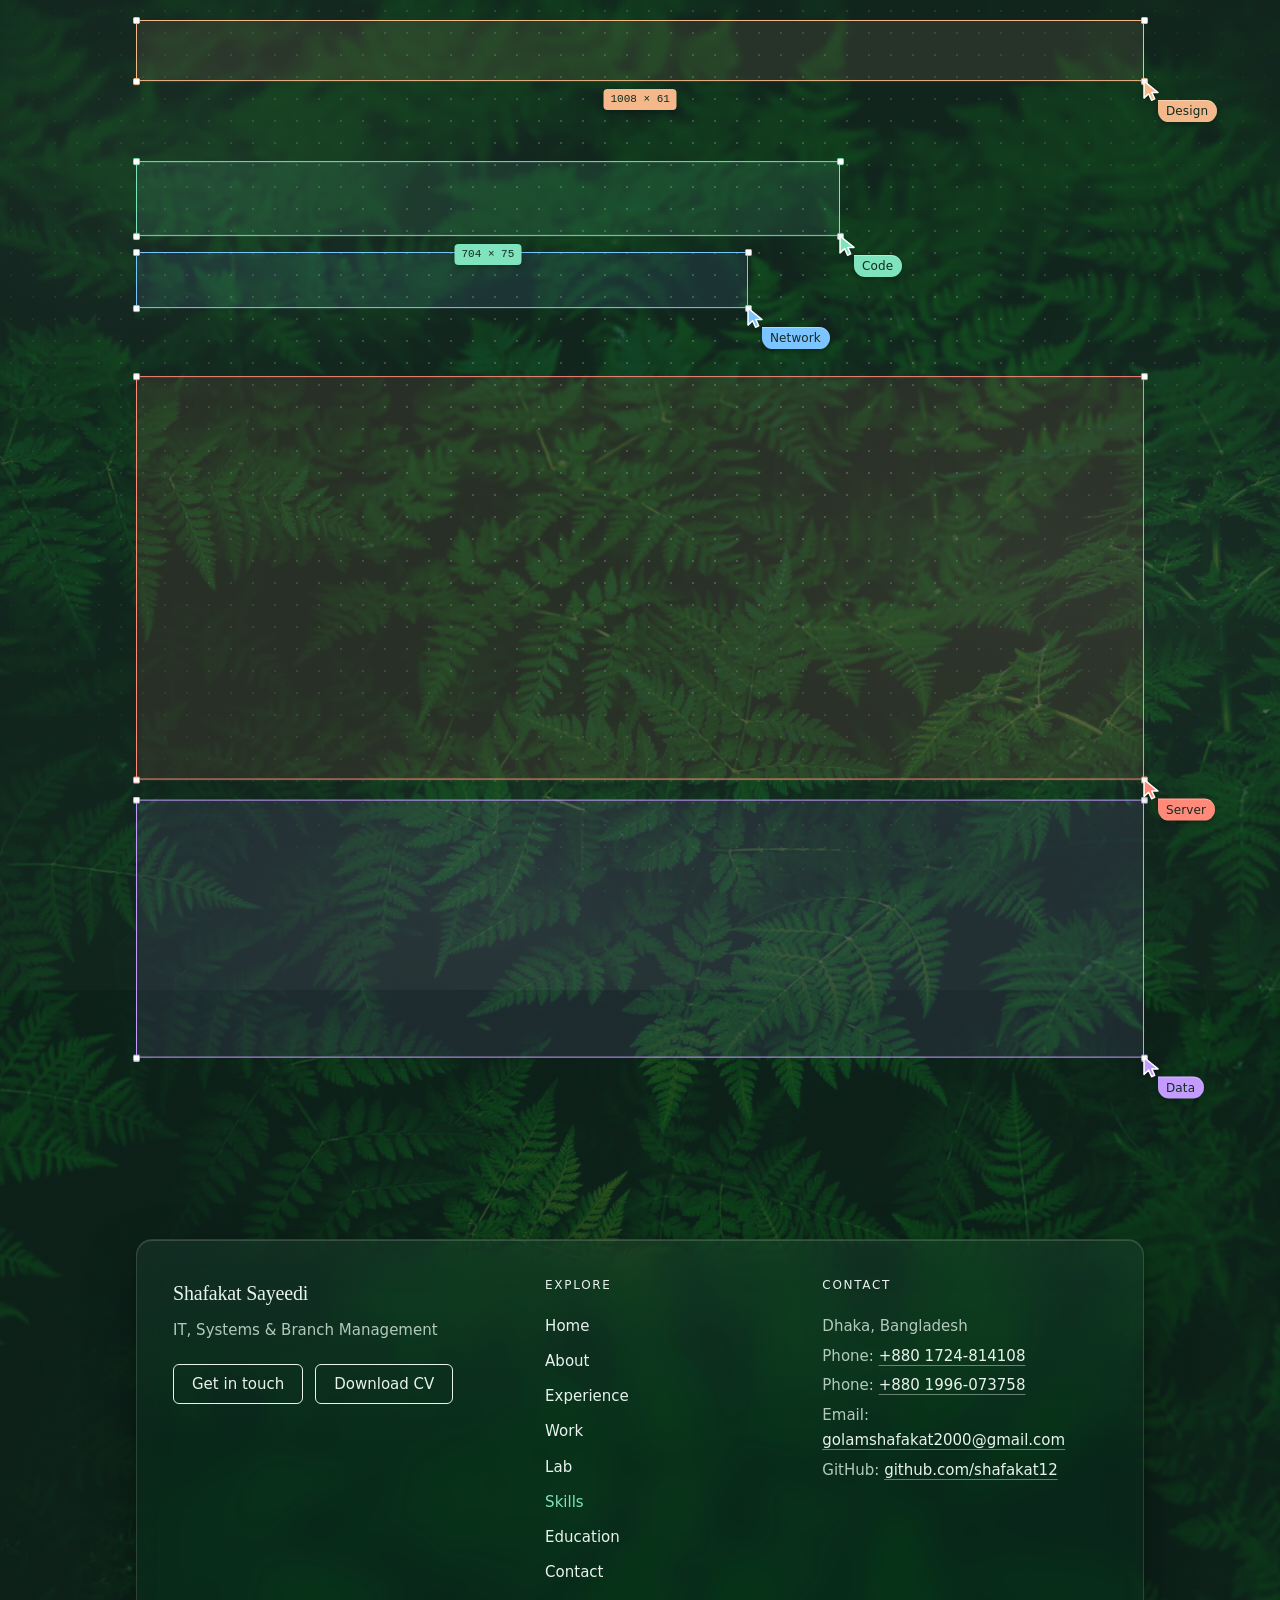
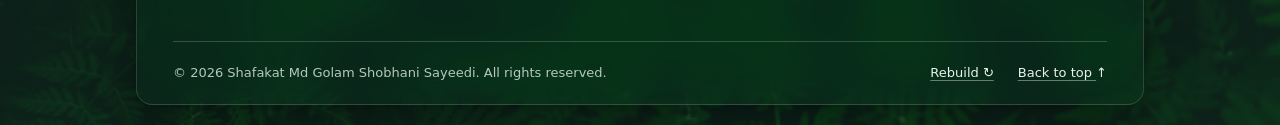
<file: skills.html>
<!DOCTYPE html>
<html lang="en">
<head>
  <meta charset="utf-8">
  <meta http-equiv="Content-Security-Policy" content="default-src 'self'; script-src 'self' 'unsafe-inline'; style-src 'self' 'unsafe-inline' https://fonts.googleapis.com; font-src https://fonts.gstatic.com; img-src 'self' data:; form-action 'self' https://api.web3forms.com; base-uri 'none'; object-src 'none'">
  <meta name="viewport" content="width=device-width, initial-scale=1">
  <title>Skills | Shafakat Md Golam Shobhani Sayeedi</title>
  <meta name="description" content="Skills of Shafakat Md Golam Shobhani Sayeedi: server administration, networking, hardware, Linux and Windows, data management, web design, video production, photo editing and business strategy.">
  <meta name="author" content="Shafakat Md Golam Shobhani Sayeedi">
  <meta property="og:image" content="https://shafakat12.github.io/shafakat/images/profile_picture.jpeg">
  <meta name="theme-color" content="#102b21">
  <link rel="icon" href="favicon.svg" type="image/svg+xml">
  <link rel="preconnect" href="https://fonts.googleapis.com">
  <link rel="preconnect" href="https://fonts.gstatic.com" crossorigin>
  <link rel="stylesheet" href="https://fonts.googleapis.com/css2?family=Geist+Mono:wght@400&family=Geist:wght@400;500&family=Newsreader:ital,opsz,wght@0,6..72,400;1,6..72,400&display=swap">
  <link rel="stylesheet" href="styles.css">
  <script src="nav.js"></script>
  <script>
    /* Swarm rebuild: hide the first screen before it paints, but only when the intro will play. */
    (function () {
      try {
        if (window.matchMedia("(prefers-reduced-motion: reduce)").matches) return;
        if (!window.Animation || !("finished" in Animation.prototype)) return;
      } catch (e) {}
      var root = document.documentElement;
      root.classList.add("swarm-pending");
      /* Failsafe in case swarm-rebuild.js never runs. */
      window.swarmFailsafe = setTimeout(function () { root.classList.remove("swarm-pending"); }, 6000);
    })();
  </script>
  <script src="swarm-rebuild.js" defer></script>
  <script src="glass-tilt.js" defer></script>
</head>
<body>
  <a class="skip-link" href="#main">Skip to content</a>

  <header class="site-header" id="top">
    <div class="wrap" data-swarm>
      <span class="brand" data-swarm>Shafakat Sayeedi</span>
      <nav aria-label="Main" data-swarm>
        <button class="menu-toggle" type="button" aria-expanded="false" aria-controls="site-menu"><span class="menu-icon" aria-hidden="true"></span>Menu</button>
        <ul id="site-menu">
          <li><a href="index.html">Home</a></li>
          <li><a href="about.html">About</a></li>
          <li><a href="experience.html">Experience</a></li>
          <li><a href="work.html">Work</a></li>
          <li><a href="lab.html">Lab</a></li>
          <li><a href="skills.html" aria-current="page">Skills</a></li>
          <li><a href="education.html">Education</a></li>
          <li><a href="contact.html">Contact</a></li>
        </ul>
      </nav>
    </div>
  </header>

  <main id="main" class="wrap">
    <header class="page-head">
      <h1 data-swarm>Skills</h1>
      <p data-swarm>Hands-on skills across IT infrastructure, web design, creative production and business management.</p>
    </header>

    <section data-swarm class="split">
      <h2 class="tech">IT Infrastructure &amp; Systems</h2>
      <dl class="skill-rows">
        <div><dt>Server Administration</dt><dd>Server build, deployment and management, including Proxmox.</dd></div>
        <div><dt>Networking</dt><dd>Network architecture, router configuration, high-availability and mesh networks.</dd></div>
        <div><dt>Hardware</dt><dd>Advanced PC assembly, configuration and troubleshooting.</dd></div>
        <div><dt>Operating Systems</dt><dd>Linux system administration and Windows environments.</dd></div>
        <div><dt>Data Management</dt><dd>Data recovery, migration and secure management.</dd></div>
      </dl>
    </section>

    <section data-swarm class="split">
      <h2 class="biz">Creative &amp; Business</h2>
      <dl class="skill-rows">
        <div><dt>Web</dt><dd>Responsive website design and development.</dd></div>
        <div><dt>Video &amp; Design</dt><dd>Premiere Pro editing, GPU encoding and photo editing.</dd></div>
        <div><dt>Business &amp; Office</dt><dd>Strategy and planning, marketing campaigns, Microsoft Office.</dd></div>
      </dl>
    </section>

    <a data-swarm class="next-link" href="education.html"><span class="label">Next</span> <strong>Education</strong> <span class="arrow" aria-hidden="true">&rarr;</span></a>
  </main>

  <footer class="site-footer">
    <div class="wrap">
      <div class="footer-grid">
        <div class="footer-brand">
          <span class="brand">Shafakat Sayeedi</span>
          <p>IT, Systems &amp; Branch Management</p>
          <div class="footer-actions">
            <a class="footer-button" href="contact.html">Get in touch</a>
            <a class="footer-button" href="cv/Shafakat-Sayeedi-CV.pdf" download="Shafakat-Sayeedi-CV.pdf" type="application/pdf">Download CV</a>
          </div>
        </div>
        <div>
          <h2 class="footer-heading">Explore</h2>
          <nav aria-label="Footer">
            <ul class="footer-links">
              <li><a href="index.html">Home</a></li>
              <li><a href="about.html">About</a></li>
              <li><a href="experience.html">Experience</a></li>
              <li><a href="work.html">Work</a></li>
              <li><a href="lab.html">Lab</a></li>
              <li><a href="skills.html" aria-current="page">Skills</a></li>
              <li><a href="education.html">Education</a></li>
              <li><a href="contact.html">Contact</a></li>
            </ul>
          </nav>
        </div>
        <div>
          <h2 class="footer-heading">Contact</h2>
          <ul class="footer-contact">
            <li>Dhaka, Bangladesh</li>
            <li>Phone: <a href="tel:+8801724814108">+880 1724-814108</a></li>
            <li>Phone: <a href="tel:+8801996073758">+880 1996-073758</a></li>
            <li>Email: <a href="mailto:golamshafakat2000@gmail.com">golamshafakat2000@gmail.com</a></li>
            <li>GitHub: <a href="https://github.com/shafakat12">github.com/shafakat12</a></li>
          </ul>
        </div>
      </div>
      <div class="footer-bottom">
        <p>&copy; 2026 Shafakat Md Golam Shobhani Sayeedi. All rights reserved.</p>
        <div class="footer-bottom-links">
          <button class="swarm-replay" type="button" hidden>Rebuild <span aria-hidden="true">&#8635;</span></button>
          <a class="back-to-top" href="#top">Back to top <span class="arrow-up" aria-hidden="true">&uarr;</span></a>
        </div>
      </div>
    </div>
  </footer>
</body>
</html>
</file>
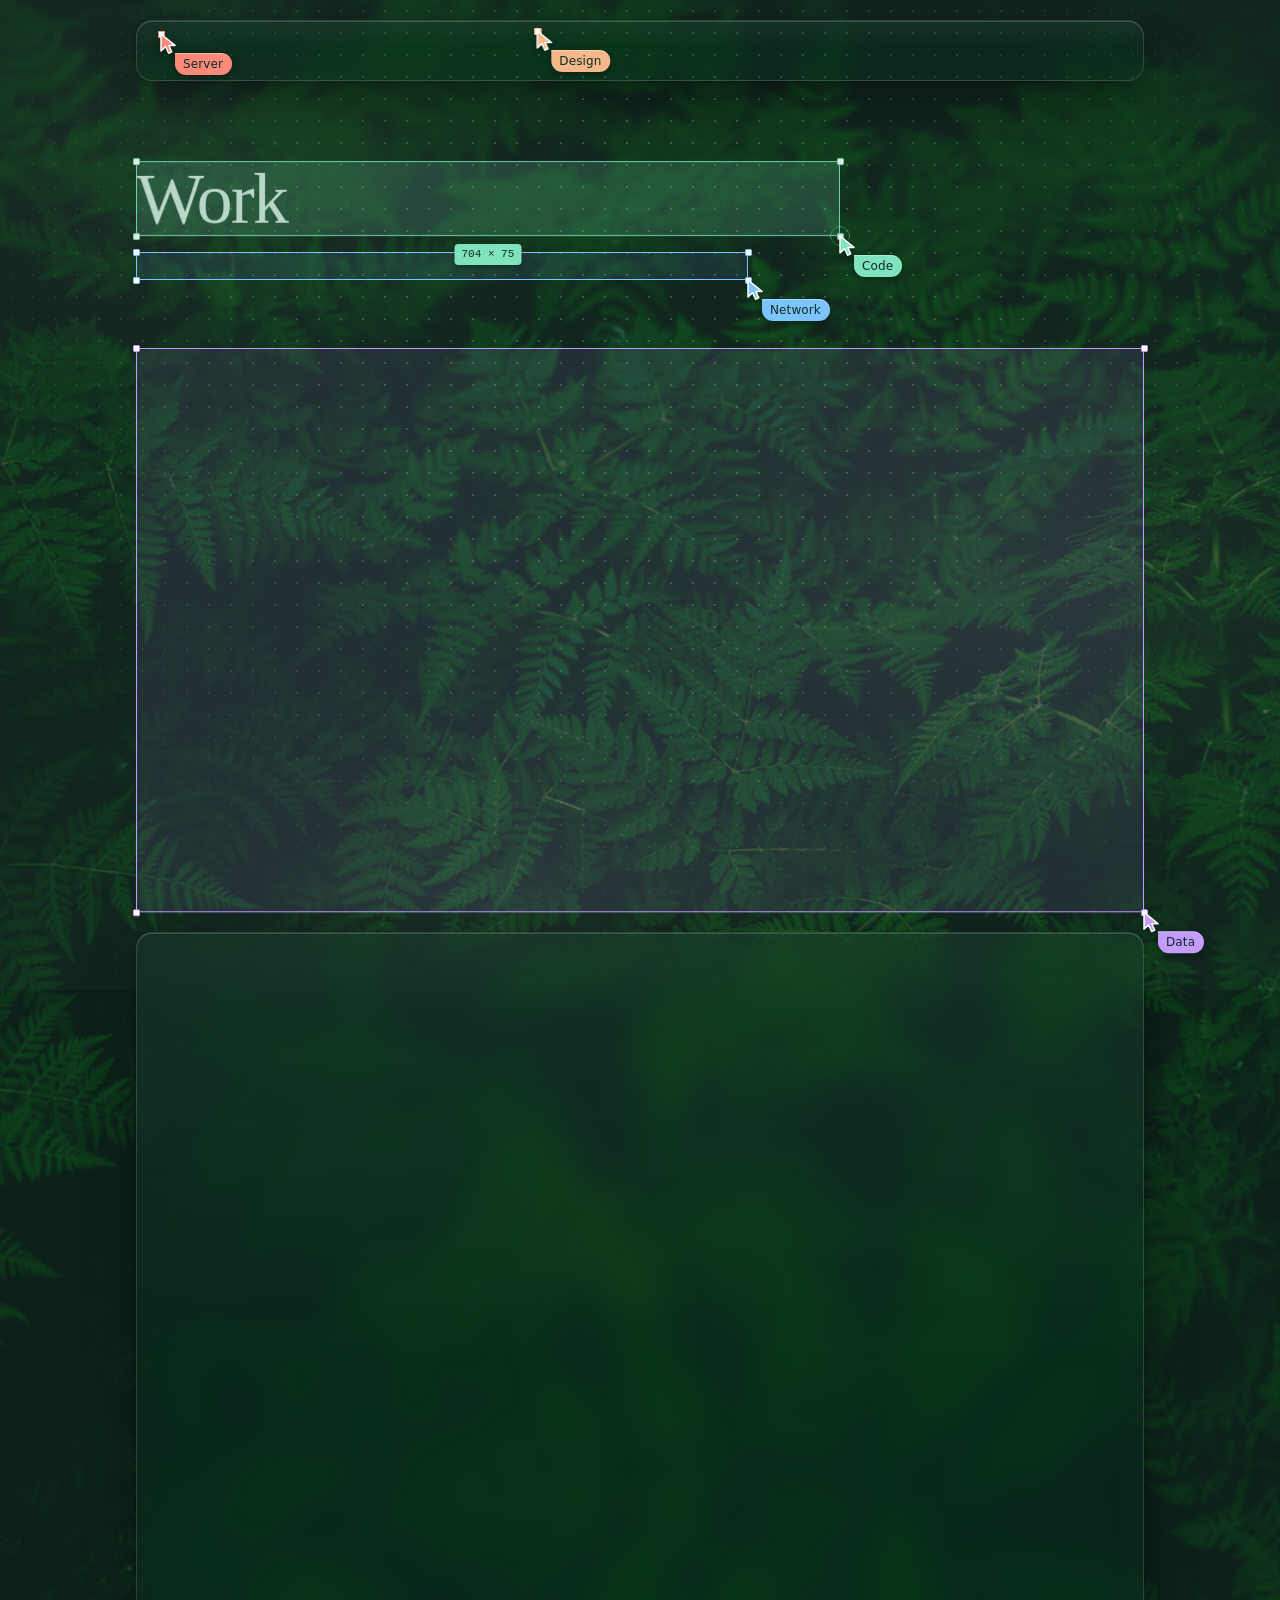
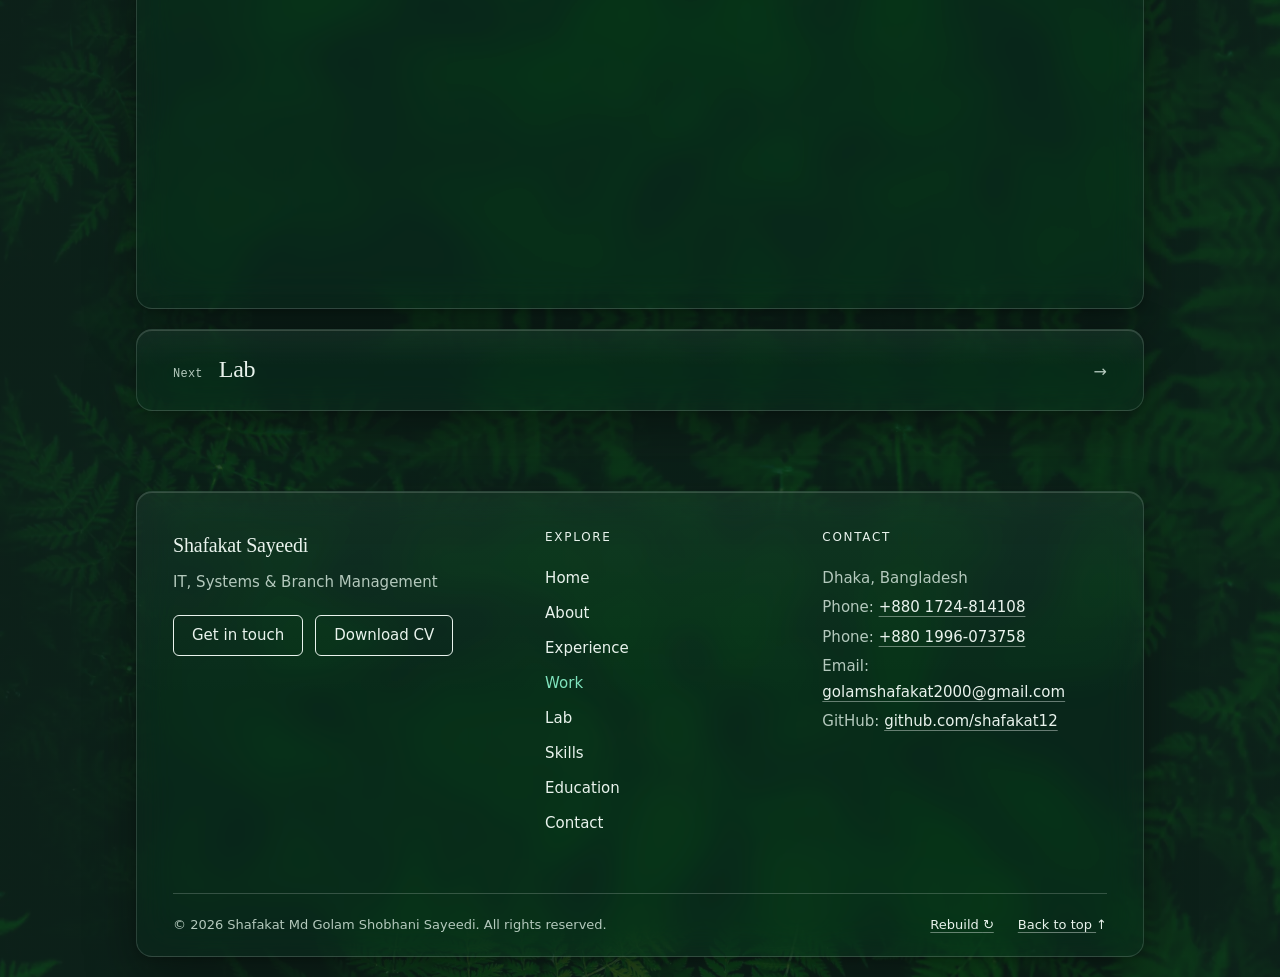
<file: work.html>
<!DOCTYPE html>
<html lang="en">
<head>
  <meta charset="utf-8">
  <meta http-equiv="Content-Security-Policy" content="default-src 'self'; script-src 'self' 'unsafe-inline'; style-src 'self' 'unsafe-inline' https://fonts.googleapis.com; font-src https://fonts.gstatic.com; img-src 'self' data:; form-action 'self' https://api.web3forms.com; base-uri 'none'; object-src 'none'">
  <meta name="viewport" content="width=device-width, initial-scale=1">
  <title>Work | Shafakat Md Golam Shobhani Sayeedi</title>
  <meta name="description" content="Projects by Shafakat Md Golam Shobhani Sayeedi: website design and development, home networking, self-hosted servers, NAS storage and secure DNS.">
  <meta name="author" content="Shafakat Md Golam Shobhani Sayeedi">
  <meta property="og:image" content="https://shafakat12.github.io/shafakat/images/profile_picture.jpeg">
  <meta name="theme-color" content="#102b21">
  <link rel="icon" href="favicon.svg" type="image/svg+xml">
  <link rel="preconnect" href="https://fonts.googleapis.com">
  <link rel="preconnect" href="https://fonts.gstatic.com" crossorigin>
  <link rel="stylesheet" href="https://fonts.googleapis.com/css2?family=Geist+Mono:wght@400&family=Geist:wght@400;500&family=Newsreader:ital,opsz,wght@0,6..72,400;1,6..72,400&display=swap">
  <link rel="stylesheet" href="styles.css">
  <script src="nav.js"></script>
  <script>
    /* Swarm rebuild: hide the first screen before it paints, but only when the intro will play. */
    (function () {
      try {
        if (window.matchMedia("(prefers-reduced-motion: reduce)").matches) return;
        if (!window.Animation || !("finished" in Animation.prototype)) return;
      } catch (e) {}
      var root = document.documentElement;
      root.classList.add("swarm-pending");
      /* Failsafe in case swarm-rebuild.js never runs. */
      window.swarmFailsafe = setTimeout(function () { root.classList.remove("swarm-pending"); }, 6000);
    })();
  </script>
  <script src="swarm-rebuild.js" defer></script>
  <script src="glass-tilt.js" defer></script>
</head>
<body>
  <a class="skip-link" href="#main">Skip to content</a>

  <header class="site-header" id="top">
    <div class="wrap" data-swarm>
      <span class="brand" data-swarm>Shafakat Sayeedi</span>
      <nav aria-label="Main" data-swarm>
        <button class="menu-toggle" type="button" aria-expanded="false" aria-controls="site-menu"><span class="menu-icon" aria-hidden="true"></span>Menu</button>
        <ul id="site-menu">
          <li><a href="index.html">Home</a></li>
          <li><a href="about.html">About</a></li>
          <li><a href="experience.html">Experience</a></li>
          <li><a href="work.html" aria-current="page">Work</a></li>
          <li><a href="lab.html">Lab</a></li>
          <li><a href="skills.html">Skills</a></li>
          <li><a href="education.html">Education</a></li>
          <li><a href="contact.html">Contact</a></li>
        </ul>
      </nav>
    </div>
  </header>

  <main id="main" class="wrap">
    <header class="page-head">
      <h1 data-swarm>Work</h1>
      <p data-swarm>Websites I've built and systems I've set up.</p>
    </header>

    <section class="split" data-swarm>
      <h2 data-swarm class="tech">Websites</h2>
      <div>
        <article data-swarm class="project">
          <h3><a href="https://somzconsultants.com" target="_blank" rel="noopener" aria-label="SOMZ Consultants (opens in a new tab)">SOMZ Consultants <span class="arrow-out" aria-hidden="true">&nearr;</span></a></h3>
          <div class="project-meta">
            <p class="label">Client project &middot; 2026 &middot; Design &amp; development</p>
            <span class="badge tech">Live</span>
          </div>
          <p class="project-desc">Corporate website for SOMZ Consultants (Social Organization of Management Zeal), a Dhaka-based strategic liaison and development advisory firm. I designed and developed the full site, including Core Expertise, PPR 2025 Workflow, Case Study, Projects, Leadership and an Inquiry Desk, plus a printable corporate profile.</p>
          <ul class="tags">
            <li>Web design</li>
            <li>Responsive layout</li>
            <li>Print layout</li>
          </ul>
        </article>

        <article data-swarm class="project">
          <h3><a href="https://shafakat12.github.io/shafakat/" target="_blank" rel="noopener" aria-label="Personal portfolio (opens in a new tab)">Personal portfolio <span class="arrow-out" aria-hidden="true">&nearr;</span></a></h3>
          <div class="project-meta">
            <p class="label">Personal project &middot; 2026 &middot; Design &amp; development</p>
            <span class="badge tech">Live</span>
          </div>
          <p class="project-desc">This website. Designed and built from scratch, it works on phones, tablets, PCs and TVs, and includes a working contact form and a downloadable CV.</p>
          <ul class="tags">
            <li>Web design</li>
            <li>Responsive layout</li>
          </ul>
        </article>
      </div>
    </section>

    <section class="split" data-swarm>
      <h2 data-swarm class="biz">Networking &amp; Self-hosting</h2>
      <div>
        <article data-swarm class="project">
          <h3>Home network &amp; security</h3>
          <div class="project-meta">
            <p class="label">Home lab &middot; Networking</p>
          </div>
          <p class="project-desc">Designed and hardened a home network around a custom router running on a dedicated mini PC, with mesh Wi-Fi on wired backhaul for stable coverage in a crowded Wi-Fi area.</p>
          <ul class="tags">
            <li>Router configuration</li>
            <li>Mesh Wi-Fi</li>
            <li>Network security</li>
          </ul>
        </article>

        <article data-swarm class="project">
          <h3>Network-wide ad blocking &amp; secure DNS</h3>
          <div class="project-meta">
            <p class="label">Home lab &middot; Linux server</p>
          </div>
          <p class="project-desc">Set up a dedicated Linux server running AdGuard Home to block ads and trackers and provide secure DNS for every device on the network, with blocklists managed centrally.</p>
          <ul class="tags">
            <li>Linux</li>
            <li>AdGuard Home</li>
            <li>DNS</li>
          </ul>
        </article>

        <article data-swarm class="project">
          <h3>Self-hosted server</h3>
          <div class="project-meta">
            <p class="label">Home lab &middot; Linux server</p>
          </div>
          <p class="project-desc">Set up and maintain a self-hosted server on a separate machine, using only free software.</p>
          <ul class="tags">
            <li>Linux</li>
            <li>Self-hosting</li>
          </ul>
        </article>

        <article data-swarm class="project">
          <h3>Home NAS &amp; photo backup</h3>
          <div class="project-meta">
            <p class="label">Home lab &middot; Storage</p>
          </div>
          <p class="project-desc">Set up network-attached storage (NAS) for shared files across the home network, with automatic photo backup from phones so pictures are stored safely off the device.</p>
          <ul class="tags">
            <li>NAS</li>
            <li>Photo backup</li>
            <li>Data storage</li>
          </ul>
        </article>
      </div>
    </section>

    <a data-swarm class="next-link" href="lab.html"><span class="label">Next</span> <strong>Lab</strong> <span class="arrow" aria-hidden="true">&rarr;</span></a>
  </main>

  <footer class="site-footer">
    <div class="wrap">
      <div class="footer-grid">
        <div class="footer-brand">
          <span class="brand">Shafakat Sayeedi</span>
          <p>IT, Systems &amp; Branch Management</p>
          <div class="footer-actions">
            <a class="footer-button" href="contact.html">Get in touch</a>
            <a class="footer-button" href="cv/Shafakat-Sayeedi-CV.pdf" download="Shafakat-Sayeedi-CV.pdf" type="application/pdf">Download CV</a>
          </div>
        </div>
        <div>
          <h2 class="footer-heading">Explore</h2>
          <nav aria-label="Footer">
            <ul class="footer-links">
              <li><a href="index.html">Home</a></li>
              <li><a href="about.html">About</a></li>
              <li><a href="experience.html">Experience</a></li>
              <li><a href="work.html" aria-current="page">Work</a></li>
              <li><a href="lab.html">Lab</a></li>
              <li><a href="skills.html">Skills</a></li>
              <li><a href="education.html">Education</a></li>
              <li><a href="contact.html">Contact</a></li>
            </ul>
          </nav>
        </div>
        <div>
          <h2 class="footer-heading">Contact</h2>
          <ul class="footer-contact">
            <li>Dhaka, Bangladesh</li>
            <li>Phone: <a href="tel:+8801724814108">+880 1724-814108</a></li>
            <li>Phone: <a href="tel:+8801996073758">+880 1996-073758</a></li>
            <li>Email: <a href="mailto:golamshafakat2000@gmail.com">golamshafakat2000@gmail.com</a></li>
            <li>GitHub: <a href="https://github.com/shafakat12">github.com/shafakat12</a></li>
          </ul>
        </div>
      </div>
      <div class="footer-bottom">
        <p>&copy; 2026 Shafakat Md Golam Shobhani Sayeedi. All rights reserved.</p>
        <div class="footer-bottom-links">
          <button class="swarm-replay" type="button" hidden>Rebuild <span aria-hidden="true">&#8635;</span></button>
          <a class="back-to-top" href="#top">Back to top <span class="arrow-up" aria-hidden="true">&uarr;</span></a>
        </div>
      </div>
    </div>
  </footer>
</body>
</html>
</file>
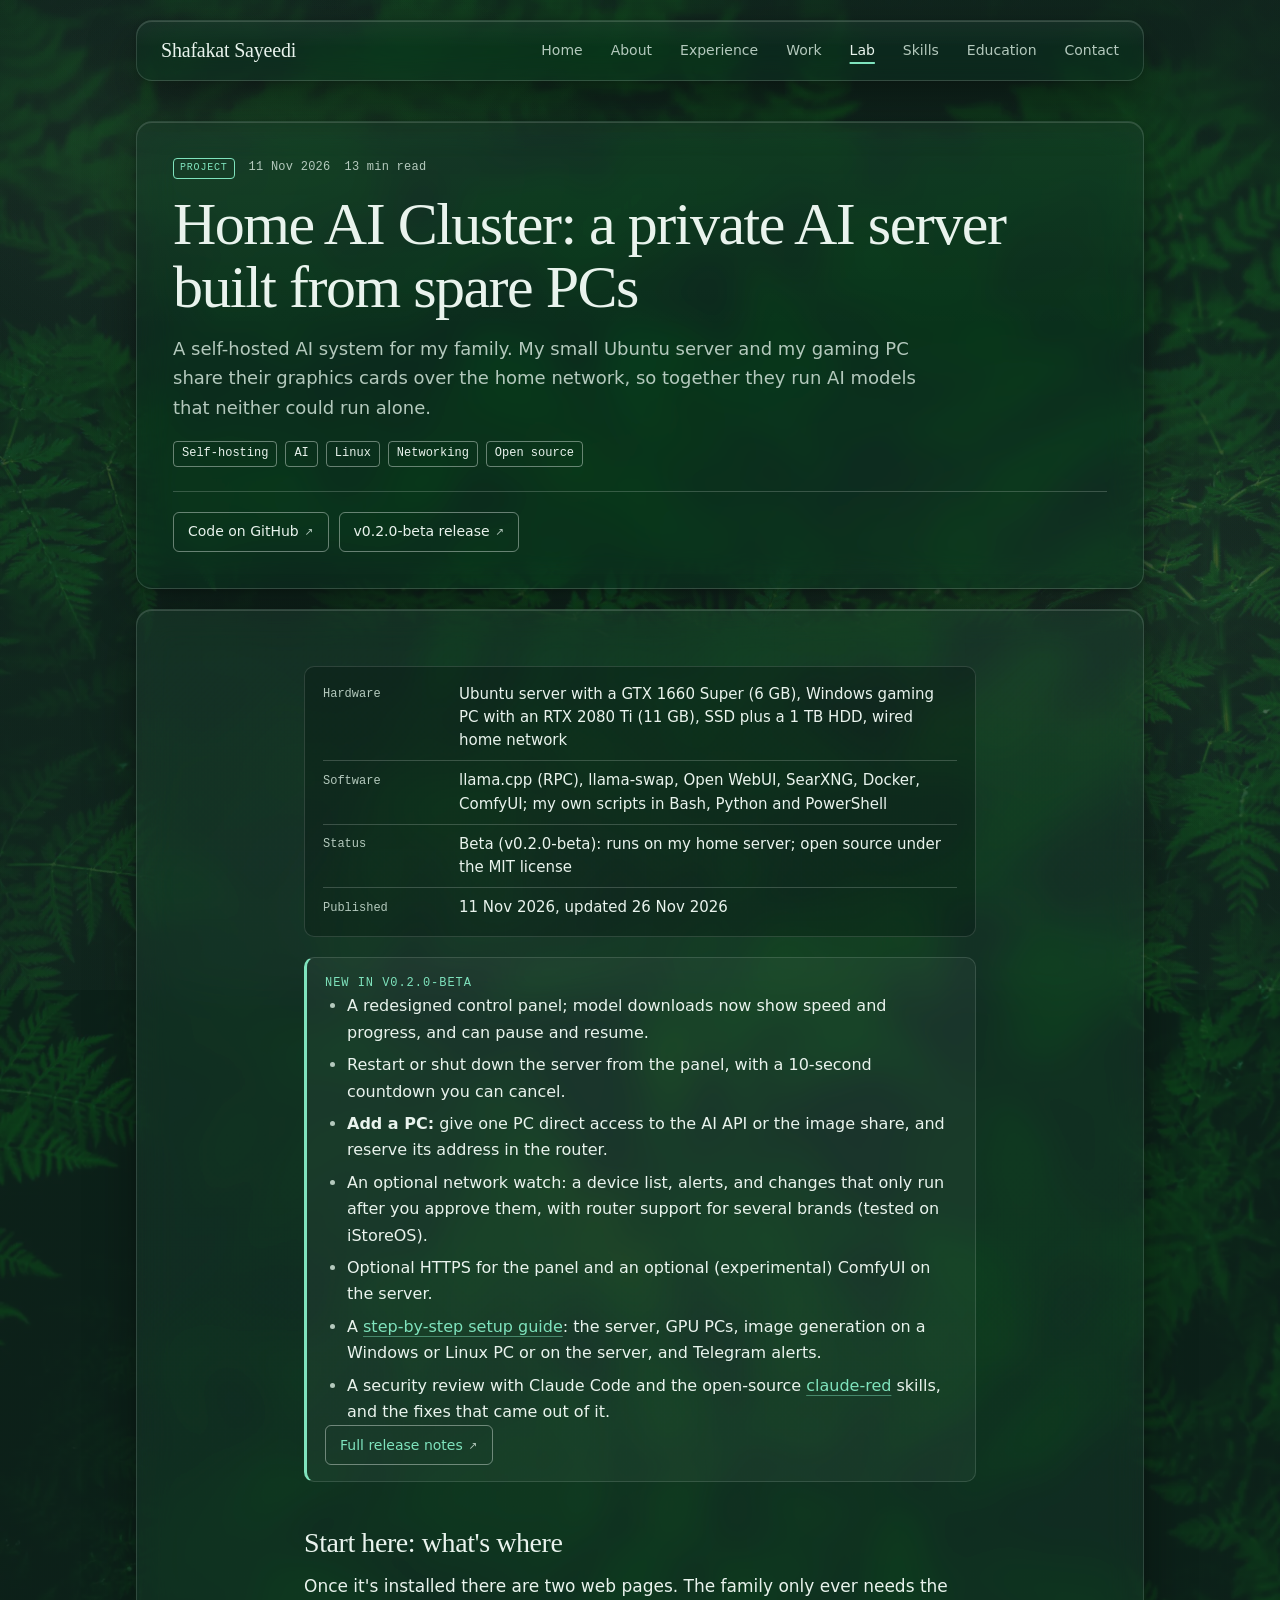
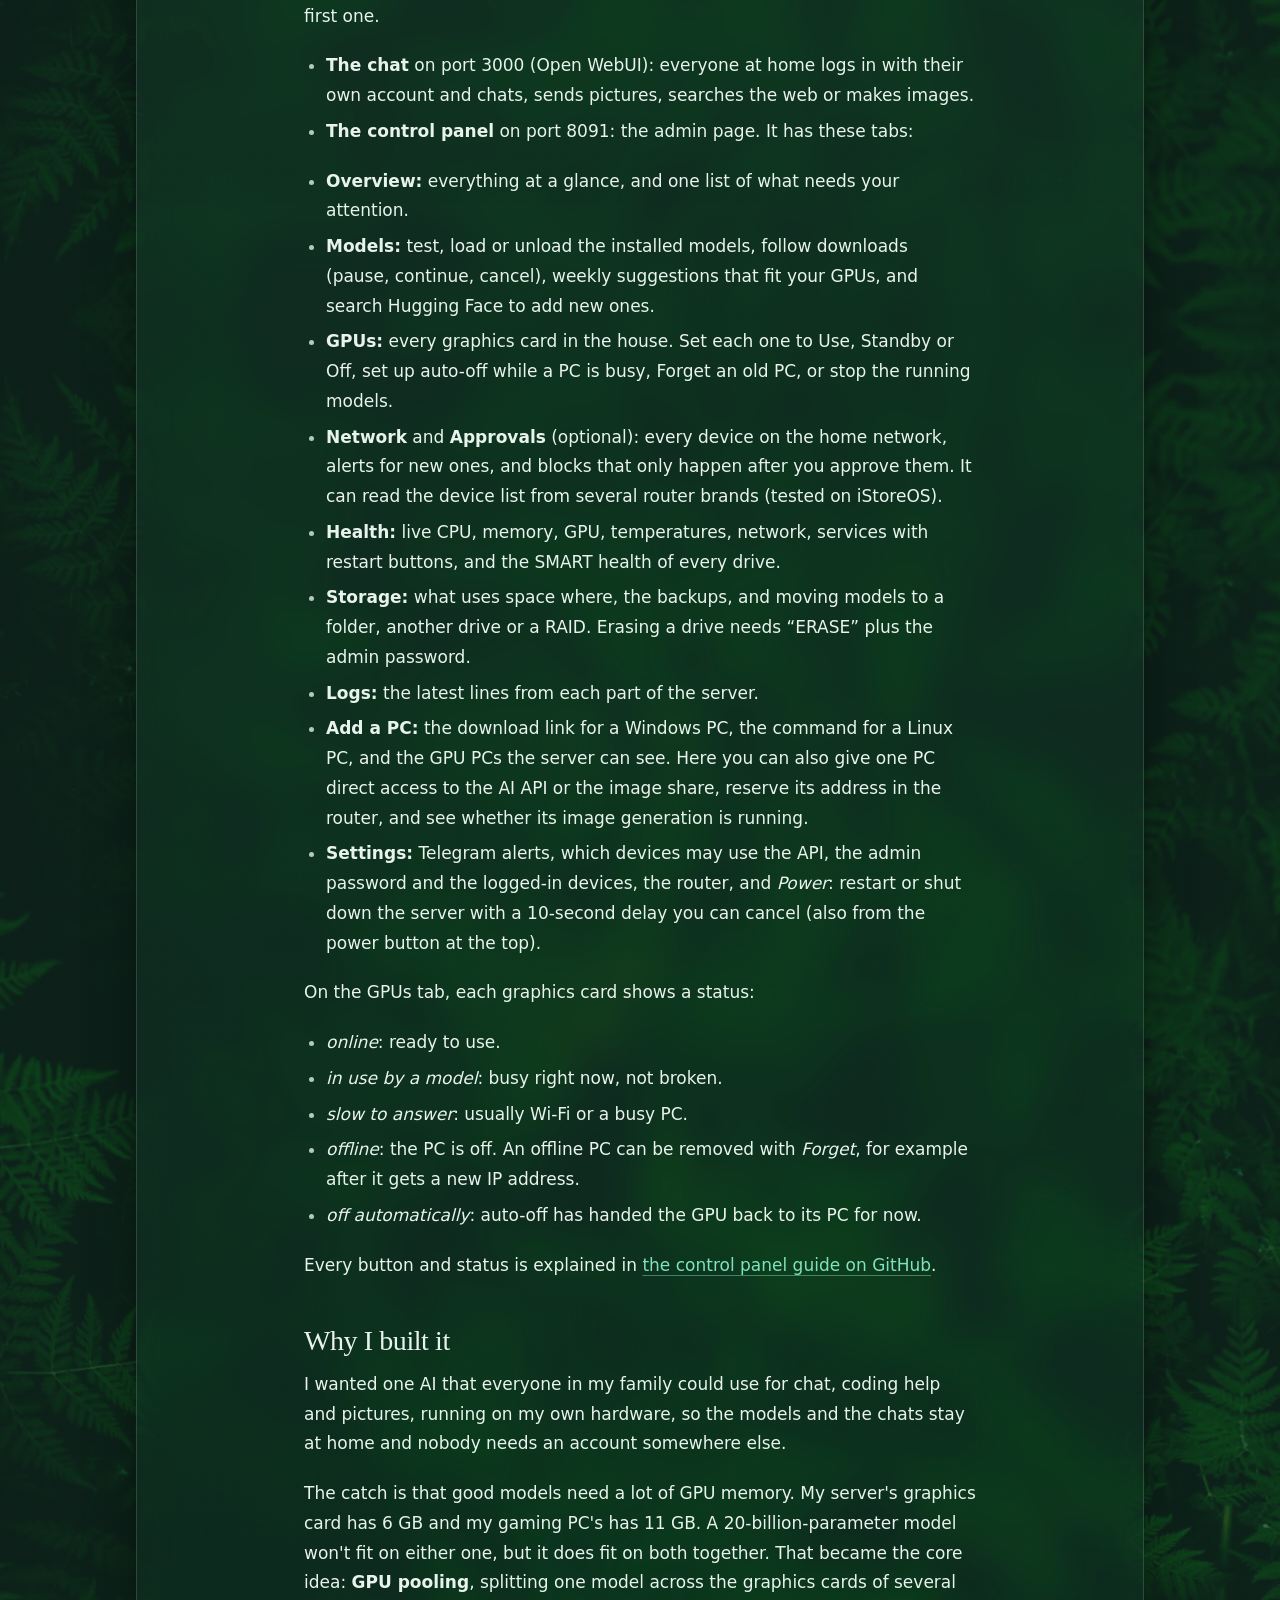
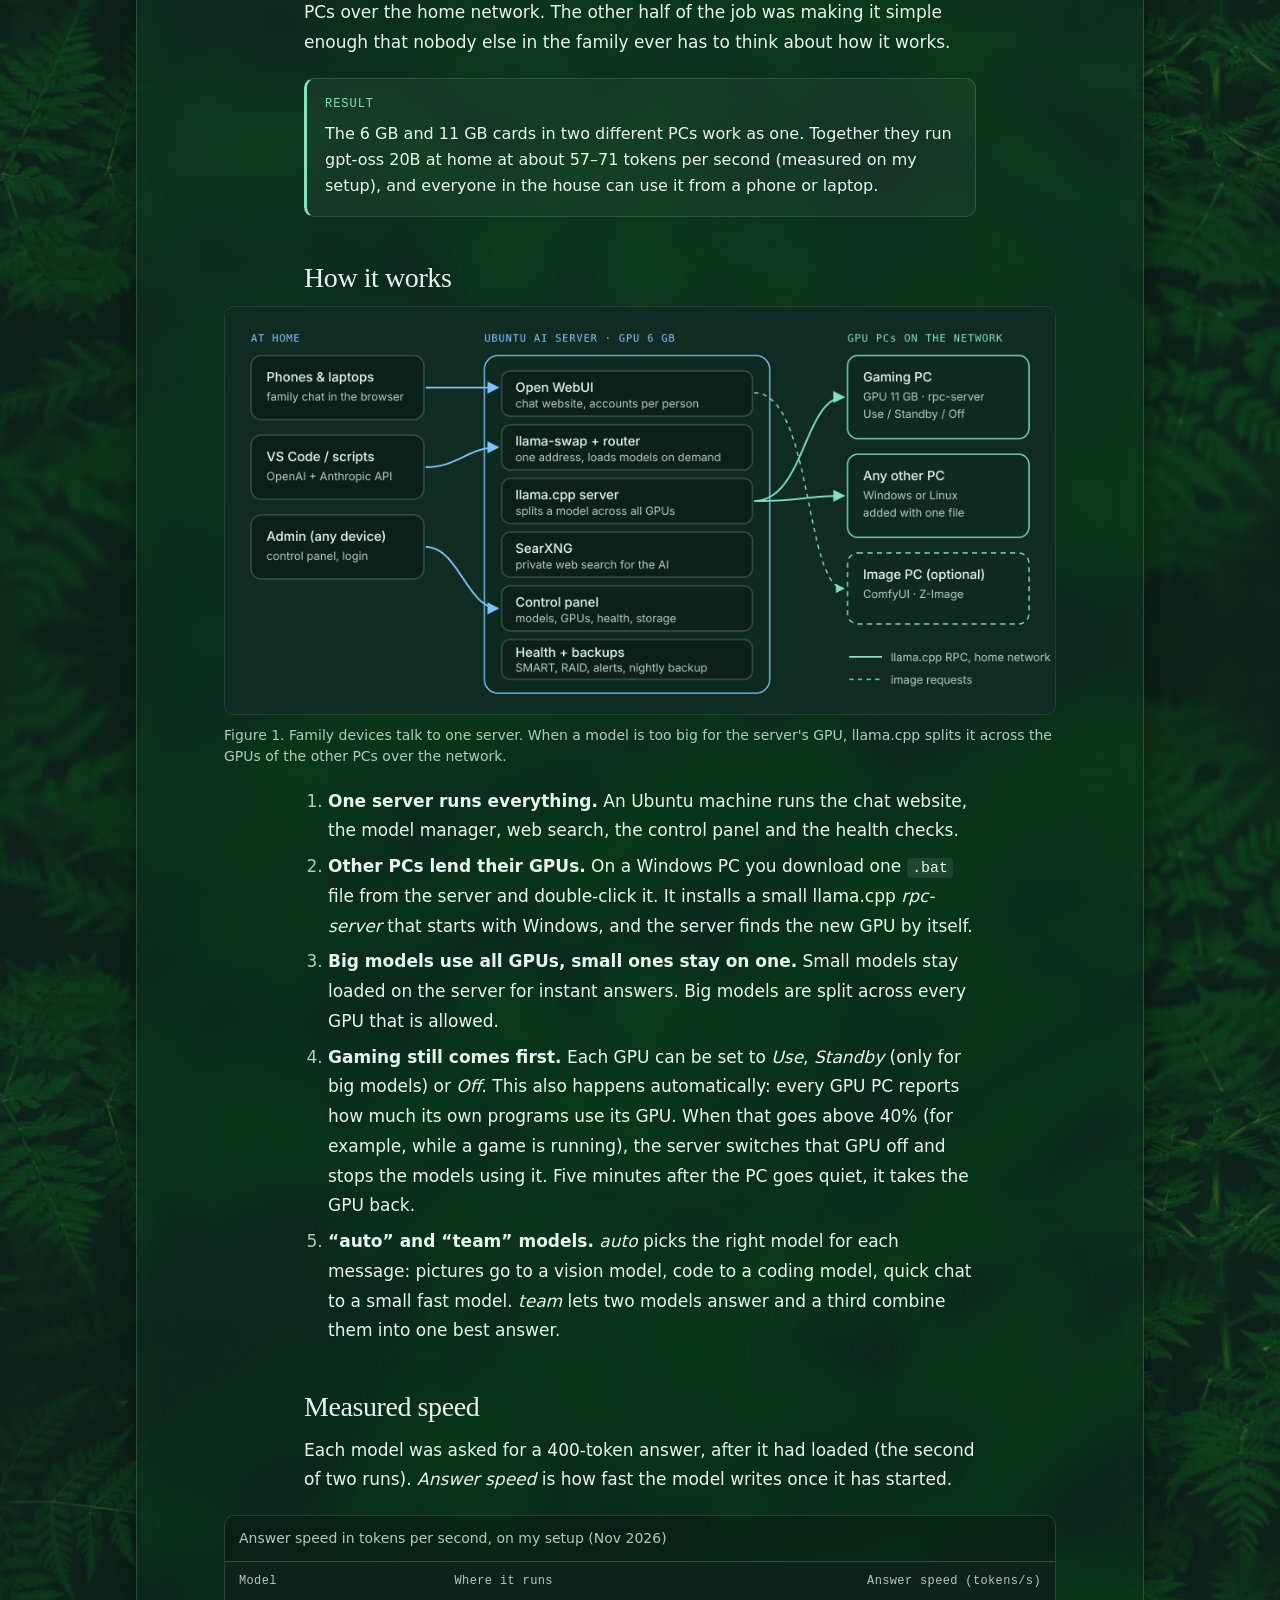
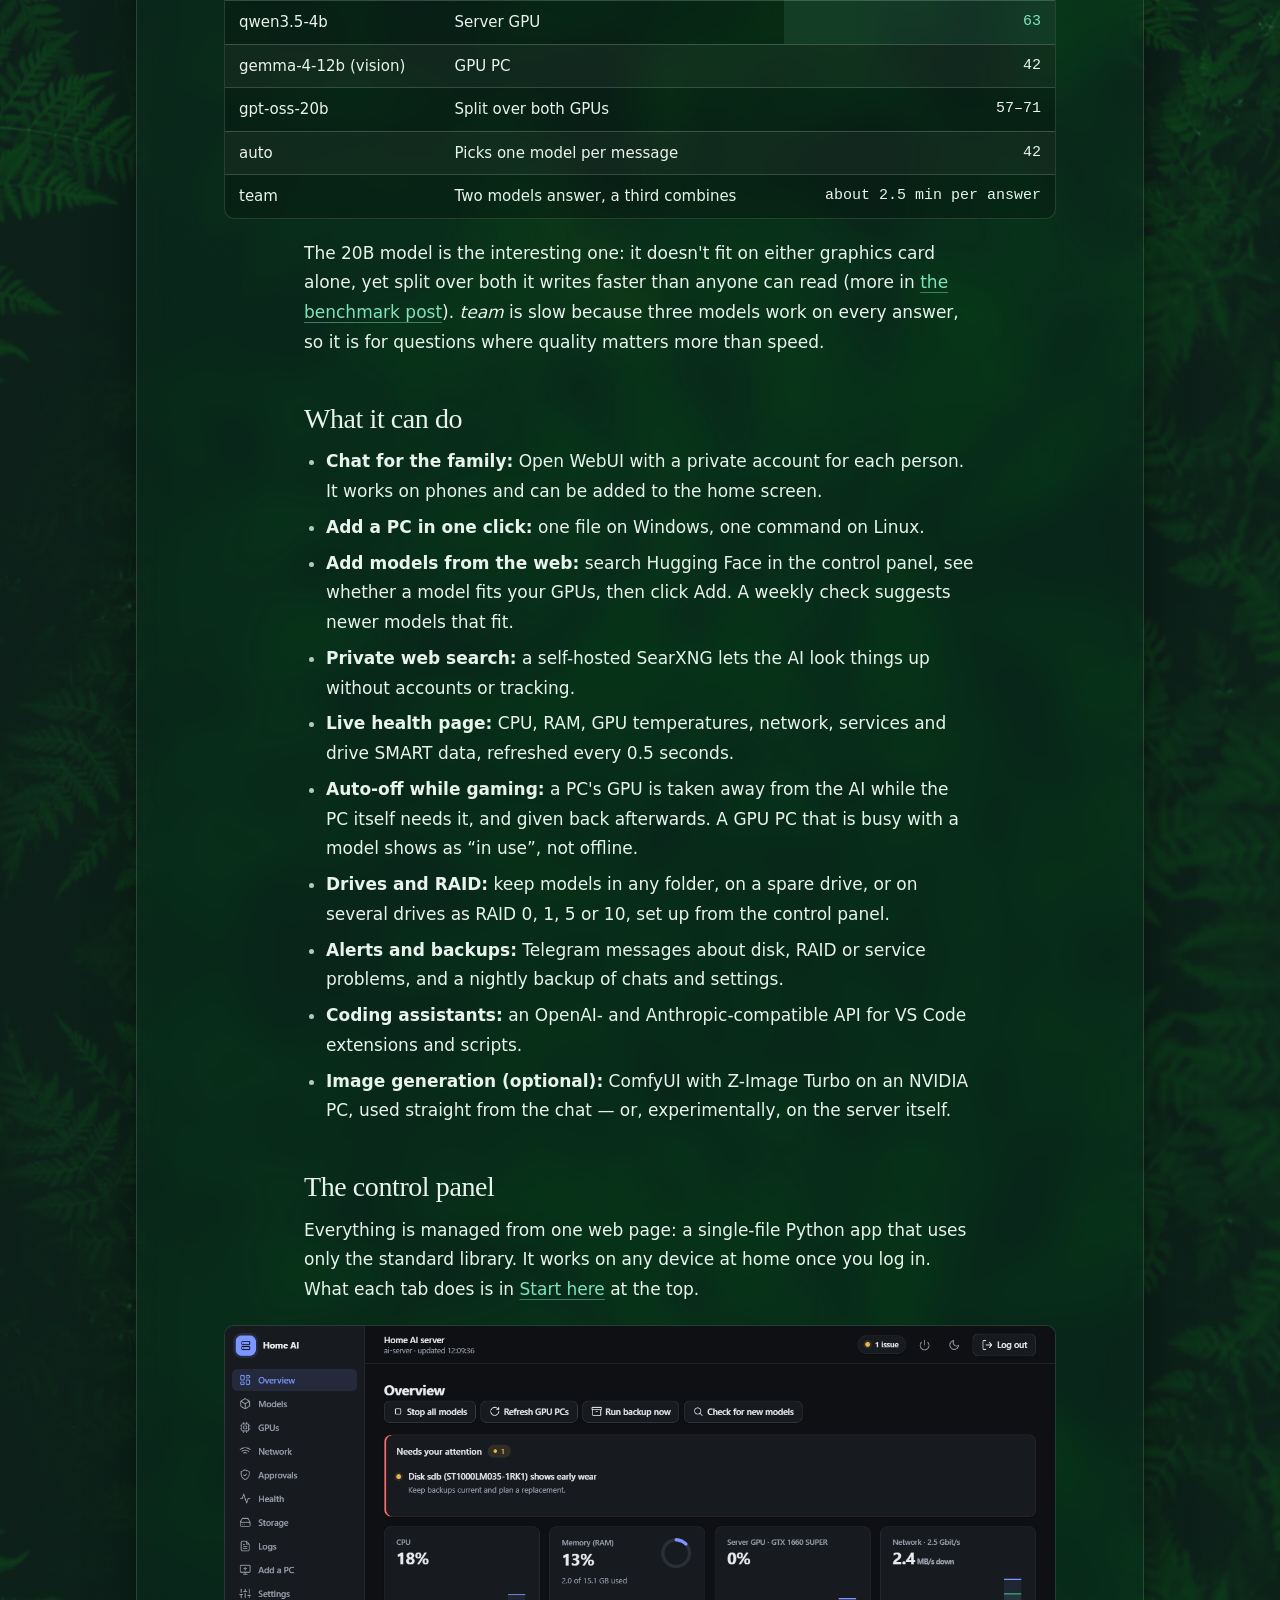
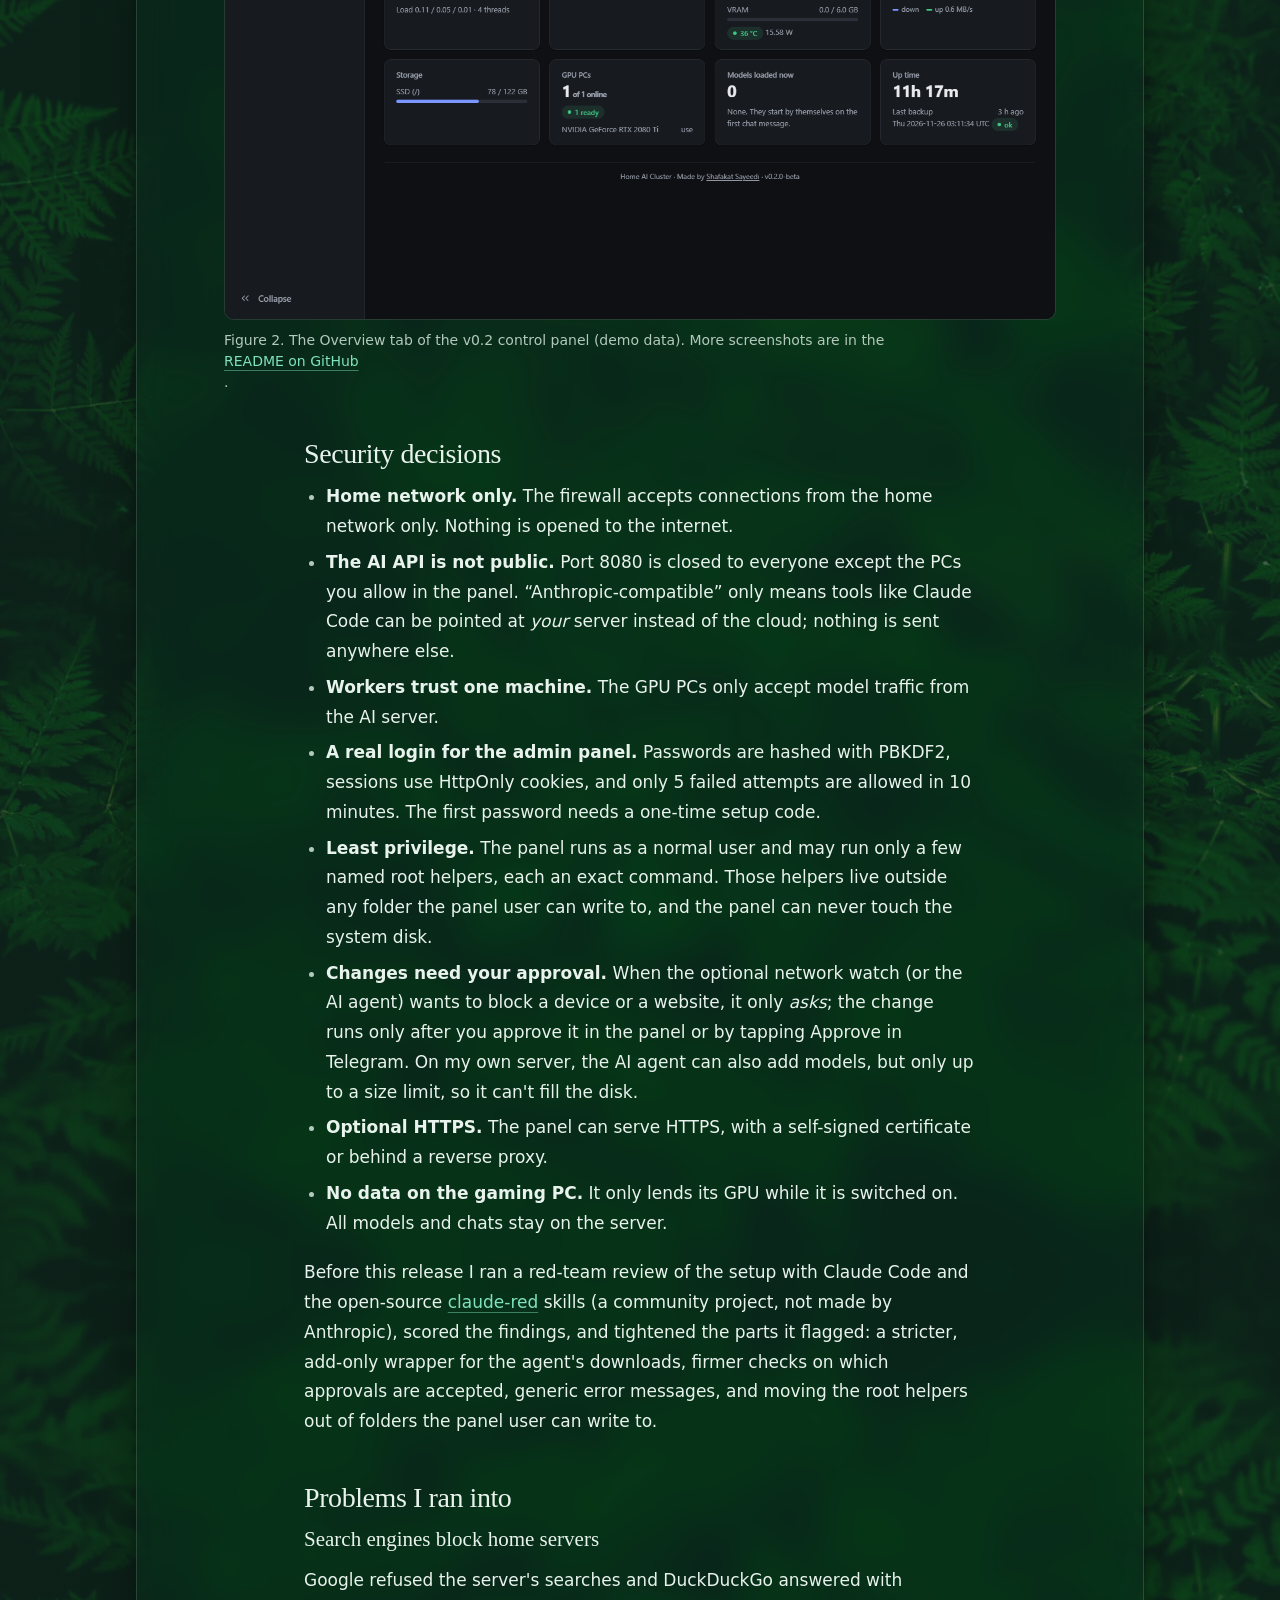
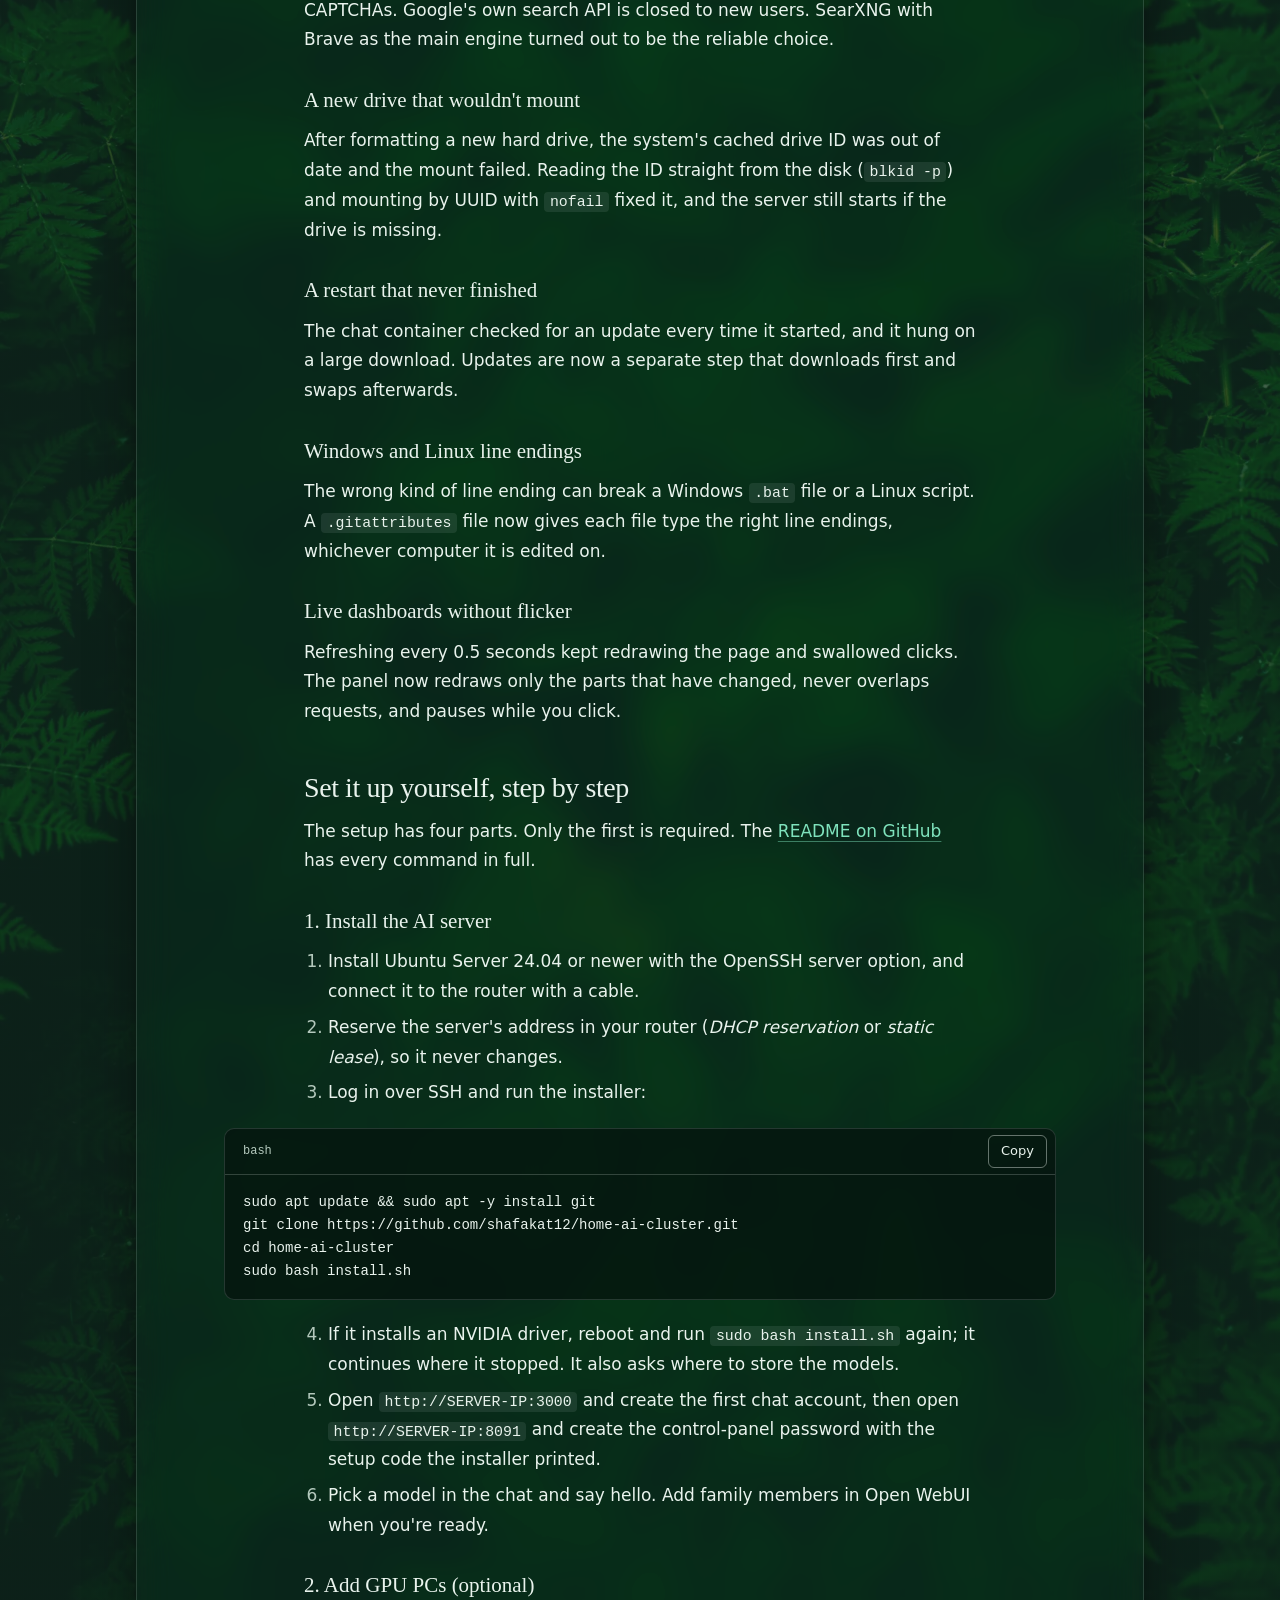
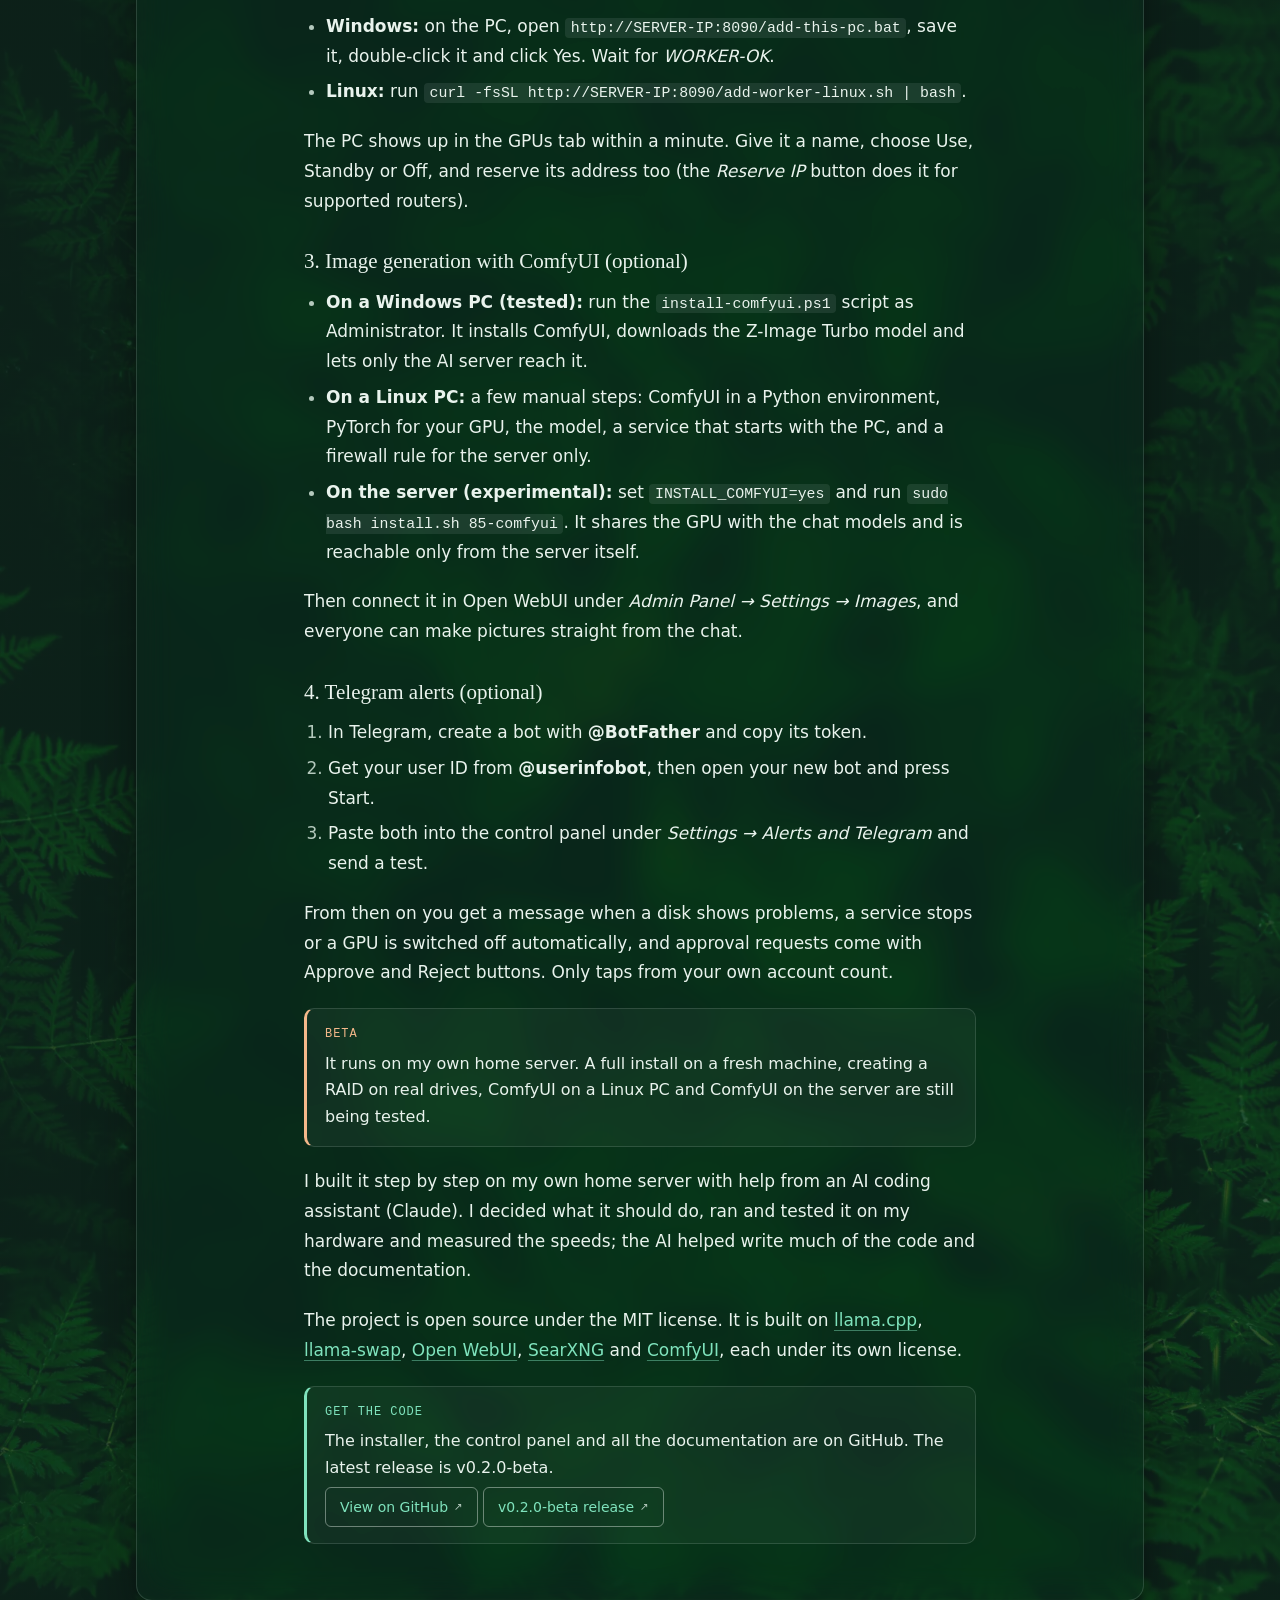
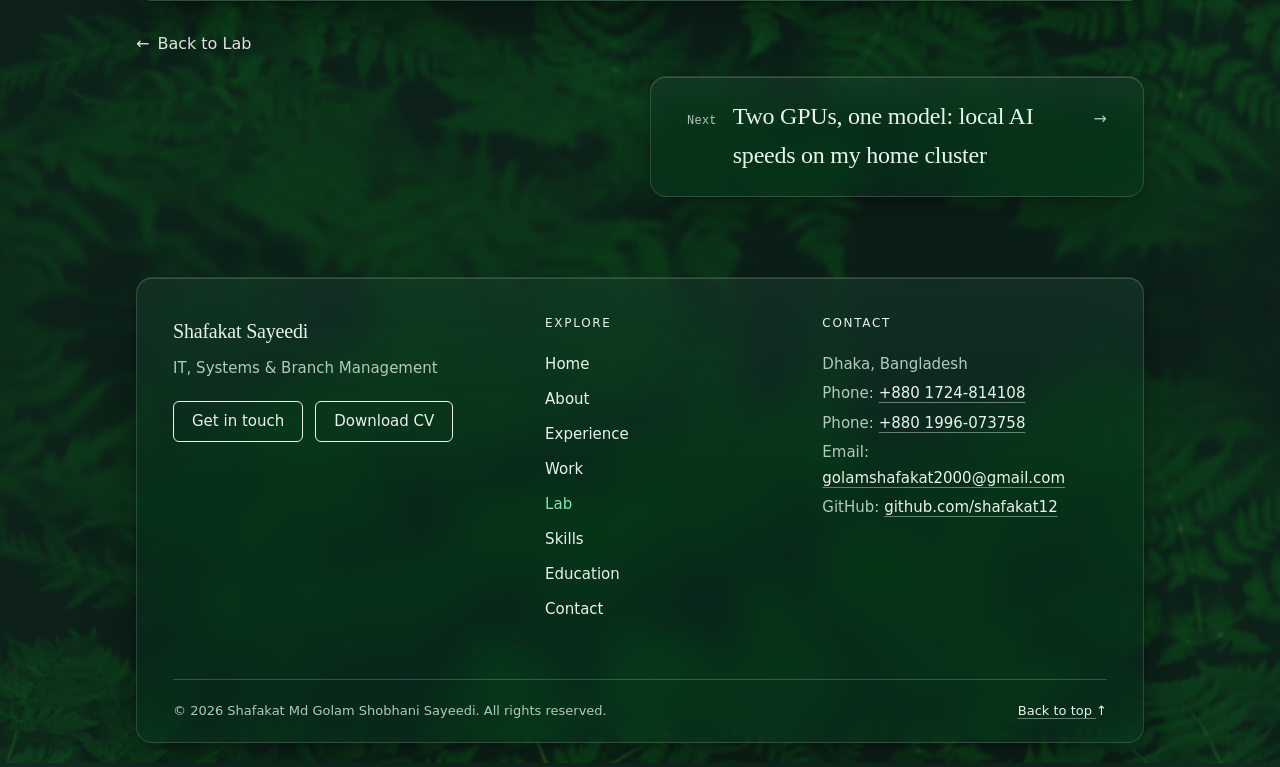
<file: posts/2026-11-11-home-ai-cluster.html>
<!DOCTYPE html>
<html lang="en">
<head>
  <meta charset="utf-8">
  <meta http-equiv="Content-Security-Policy" content="default-src 'self'; script-src 'self' 'unsafe-inline'; style-src 'self' 'unsafe-inline' https://fonts.googleapis.com; font-src https://fonts.gstatic.com; img-src 'self' data:; form-action 'self' https://api.web3forms.com; base-uri 'none'; object-src 'none'">
  <meta name="viewport" content="width=device-width, initial-scale=1">
  <title>Home AI Cluster: a private AI server built from spare PCs | Lab | Shafakat Md Golam Shobhani Sayeedi</title>
  <meta name="description" content="How I built a private AI server for my family from spare PCs: GPU pooling over the home network with llama.cpp, a family chat website, private web search and a live control panel. Open source.">
  <meta name="author" content="Shafakat Md Golam Shobhani Sayeedi">
  <!-- Link previews (WhatsApp, Facebook, LinkedIn). -->
  <meta property="og:type" content="article">
  <meta property="og:title" content="Home AI Cluster: a private AI server built from spare PCs">
  <meta property="og:description" content="How I built a private AI server for my family from spare PCs: GPU pooling over the home network with llama.cpp, a family chat website, private web search and a live control panel. Open source.">
  <meta property="og:url" content="https://shafakat12.github.io/shafakat/posts/2026-11-11-home-ai-cluster.html">
  <meta property="og:image" content="https://shafakat12.github.io/shafakat/posts/files/home-ai-cluster-cover.png">
  <meta property="og:image:width" content="1200">
  <meta property="og:image:height" content="630">
  <meta property="article:published_time" content="2026-11-11">
  <meta property="article:modified_time" content="2026-11-26">
  <meta property="article:author" content="Shafakat Md Golam Shobhani Sayeedi">

  <meta name="theme-color" content="#102b21">
  <link rel="icon" href="../favicon.svg" type="image/svg+xml">
  <link rel="preconnect" href="https://fonts.googleapis.com">
  <link rel="preconnect" href="https://fonts.gstatic.com" crossorigin>
  <link rel="stylesheet" href="https://fonts.googleapis.com/css2?family=Geist+Mono:wght@400&family=Geist:wght@400;500&family=Newsreader:ital,opsz,wght@0,6..72,400;1,6..72,400&display=swap">
  <link rel="stylesheet" href="../styles.css">
  <script src="../nav.js"></script>
  <script src="../lab.js" defer></script>
</head>
<body>
  <a class="skip-link" href="#main">Skip to content</a>

  <header class="site-header" id="top">
    <div class="wrap">
      <span class="brand">Shafakat Sayeedi</span>
      <nav aria-label="Main">
        <button class="menu-toggle" type="button" aria-expanded="false" aria-controls="site-menu"><span class="menu-icon" aria-hidden="true"></span>Menu</button>
        <ul id="site-menu">
          <li><a href="../index.html">Home</a></li>
          <li><a href="../about.html">About</a></li>
          <li><a href="../experience.html">Experience</a></li>
          <li><a href="../work.html">Work</a></li>
          <li><a href="../lab.html" aria-current="page">Lab</a></li>
          <li><a href="../skills.html">Skills</a></li>
          <li><a href="../education.html">Education</a></li>
          <li><a href="../contact.html">Contact</a></li>
        </ul>
      </nav>
    </div>
  </header>

    <main id="main" class="wrap">
    <article>
      <header class="post-head">
        <p class="post-meta">
          <span class="badge type-project">Project</span>
          <time class="label" datetime="2026-11-11">11 Nov 2026</time>
          <span class="label">13 min read</span>
        </p>
        <h1>Home AI Cluster: a private AI server built from spare PCs</h1>
        <p class="post-summary">A self-hosted AI system for my family. My small Ubuntu server and my gaming PC share their graphics cards over the home network, so together they run AI models that neither could run alone.</p>
        <ul class="tags">
          <li>Self-hosting</li>
          <li>AI</li>
          <li>Linux</li>
          <li>Networking</li>
          <li>Open source</li>
        </ul>
        <div class="post-downloads">
          <a class="download" href="https://github.com/shafakat12/home-ai-cluster" target="_blank" rel="noopener">Code on GitHub <span class="arrow-out" aria-hidden="true">&nearr;</span></a>
          <a class="download" href="https://github.com/shafakat12/home-ai-cluster/releases/tag/v0.2.0-beta" target="_blank" rel="noopener">v0.2.0-beta release <span class="arrow-out" aria-hidden="true">&nearr;</span></a>
        </div>
      </header>

      <div class="post-body">

        <dl class="setup">
          <div><dt>Hardware</dt><dd>Ubuntu server with a GTX 1660 Super (6 GB), Windows gaming PC with an RTX 2080 Ti (11 GB), SSD plus a 1 TB HDD, wired home network</dd></div>
          <div><dt>Software</dt><dd>llama.cpp (RPC), llama-swap, Open WebUI, SearXNG, Docker, ComfyUI; my own scripts in Bash, Python and PowerShell</dd></div>
          <div><dt>Status</dt><dd>Beta (v0.2.0-beta): runs on my home server; open source under the MIT license</dd></div>
          <div><dt>Published</dt><dd><time datetime="2026-11-11">11 Nov 2026</time>, updated <time datetime="2026-11-26">26 Nov 2026</time></dd></div>
        </dl>

        <aside class="callout result">
          <p class="callout-title">New in v0.2.0-beta</p>
          <ul>
            <li>A redesigned control panel; model downloads now show speed and progress, and can pause and resume.</li>
            <li>Restart or shut down the server from the panel, with a 10-second countdown you can cancel.</li>
            <li><strong>Add a PC:</strong> give one PC direct access to the AI API or the image share, and reserve its address in the router.</li>
            <li>An optional network watch: a device list, alerts, and changes that only run after you approve them, with router support for several brands (tested on iStoreOS).</li>
            <li>Optional HTTPS for the panel and an optional (experimental) ComfyUI on the server.</li>
            <li>A <a href="#try-it">step-by-step setup guide</a>: the server, GPU PCs, image generation on a Windows or Linux PC or on the server, and Telegram alerts.</li>
            <li>A security review with Claude Code and the open-source <a href="https://github.com/SnailSploit/claude-red" target="_blank" rel="noopener">claude-red</a> skills, and the fixes that came out of it.</li>
          </ul>
          <p><a class="download" href="https://github.com/shafakat12/home-ai-cluster/releases/tag/v0.2.0-beta" target="_blank" rel="noopener" aria-label="Read the v0.2.0-beta release notes on GitHub (opens in a new tab)">Full release notes <span class="arrow-out" aria-hidden="true">&nearr;</span></a></p>
        </aside>

        <h2 id="start-here">Start here: what's where <a class="anchor" href="#start-here" aria-label="Link to this section">#</a></h2>
        <p>Once it's installed there are two web pages. The family only ever needs the first one.</p>
        <ul>
          <li><strong>The chat</strong> on port 3000 (Open WebUI): everyone at home logs in with their own account and chats, sends pictures, searches the web or makes images.</li>
          <li><strong>The control panel</strong> on port 8091: the admin page. It has these tabs:</li>
        </ul>
        <ul>
          <li><strong>Overview:</strong> everything at a glance, and one list of what needs your attention.</li>
          <li><strong>Models:</strong> test, load or unload the installed models, follow downloads (pause, continue, cancel), weekly suggestions that fit your GPUs, and search Hugging Face to add new ones.</li>
          <li><strong>GPUs:</strong> every graphics card in the house. Set each one to Use, Standby or Off, set up auto-off while a PC is busy, Forget an old PC, or stop the running models.</li>
          <li><strong>Network</strong> and <strong>Approvals</strong> (optional): every device on the home network, alerts for new ones, and blocks that only happen after you approve them. It can read the device list from several router brands (tested on iStoreOS).</li>
          <li><strong>Health:</strong> live CPU, memory, GPU, temperatures, network, services with restart buttons, and the SMART health of every drive.</li>
          <li><strong>Storage:</strong> what uses space where, the backups, and moving models to a folder, another drive or a RAID. Erasing a drive needs &ldquo;ERASE&rdquo; plus the admin password.</li>
          <li><strong>Logs:</strong> the latest lines from each part of the server.</li>
          <li><strong>Add a PC:</strong> the download link for a Windows PC, the command for a Linux PC, and the GPU PCs the server can see. Here you can also give one PC direct access to the AI API or the image share, reserve its address in the router, and see whether its image generation is running.</li>
          <li><strong>Settings:</strong> Telegram alerts, which devices may use the API, the admin password and the logged-in devices, the router, and <em>Power</em>: restart or shut down the server with a 10-second delay you can cancel (also from the power button at the top).</li>
        </ul>
        <p>On the GPUs tab, each graphics card shows a status:</p>
        <ul>
          <li><em>online</em>: ready to use.</li>
          <li><em>in use by a model</em>: busy right now, not broken.</li>
          <li><em>slow to answer</em>: usually Wi-Fi or a busy PC.</li>
          <li><em>offline</em>: the PC is off. An offline PC can be removed with <em>Forget</em>, for example after it gets a new IP address.</li>
          <li><em>off automatically</em>: auto-off has handed the GPU back to its PC for now.</li>
        </ul>
        <p>Every button and status is explained in <a href="https://github.com/shafakat12/home-ai-cluster/blob/main/docs/control-panel.md" target="_blank" rel="noopener">the control panel guide on GitHub</a>.</p>

        <h2 id="why">Why I built it <a class="anchor" href="#why" aria-label="Link to this section">#</a></h2>
        <p>I wanted one AI that everyone in my family could use for chat, coding help and pictures, running on my own hardware, so the models and the chats stay at home and nobody needs an account somewhere else.</p>
        <p>The catch is that good models need a lot of GPU memory. My server's graphics card has 6 GB and my gaming PC's has 11 GB. A 20-billion-parameter model won't fit on either one, but it does fit on both together. That became the core idea: <strong>GPU pooling</strong>, splitting one model across the graphics cards of several PCs over the home network. The other half of the job was making it simple enough that nobody else in the family ever has to think about how it works.</p>

        <aside class="callout result">
          <p class="callout-title">Result</p>
          <p>The 6 GB and 11 GB cards in two different PCs work as one. Together they run gpt-oss 20B at home at about 57–71 tokens per second (measured on my setup), and everyone in the house can use it from a phone or laptop.</p>
        </aside>

        <h2 id="how-it-works">How it works <a class="anchor" href="#how-it-works" aria-label="Link to this section">#</a></h2>
        <figure>
          <a href="files/home-ai-cluster-architecture.png"><img src="files/home-ai-cluster-architecture.png" alt="Diagram: phones, laptops and coding tools connect to the Ubuntu AI server, which runs Open WebUI, llama-swap, llama.cpp, SearXNG, the control panel and health checks. The server uses the GPUs of a gaming PC and other PCs over the home network." loading="lazy" width="1920" height="940"></a>
          <figcaption>Figure 1. Family devices talk to one server. When a model is too big for the server's GPU, llama.cpp splits it across the GPUs of the other PCs over the network.</figcaption>
        </figure>
        <ol>
          <li><strong>One server runs everything.</strong> An Ubuntu machine runs the chat website, the model manager, web search, the control panel and the health checks.</li>
          <li><strong>Other PCs lend their GPUs.</strong> On a Windows PC you download one <code>.bat</code> file from the server and double-click it. It installs a small llama.cpp <em>rpc-server</em> that starts with Windows, and the server finds the new GPU by itself.</li>
          <li><strong>Big models use all GPUs, small ones stay on one.</strong> Small models stay loaded on the server for instant answers. Big models are split across every GPU that is allowed.</li>
          <li><strong>Gaming still comes first.</strong> Each GPU can be set to <em>Use</em>, <em>Standby</em> (only for big models) or <em>Off</em>. This also happens automatically: every GPU PC reports how much its own programs use its GPU. When that goes above 40% (for example, while a game is running), the server switches that GPU off and stops the models using it. Five minutes after the PC goes quiet, it takes the GPU back.</li>
          <li><strong>“auto” and “team” models.</strong> <em>auto</em> picks the right model for each message: pictures go to a vision model, code to a coding model, quick chat to a small fast model. <em>team</em> lets two models answer and a third combine them into one best answer.</li>
        </ol>

        <h2 id="speed">Measured speed <a class="anchor" href="#speed" aria-label="Link to this section">#</a></h2>
        <p>Each model was asked for a 400-token answer, after it had loaded (the second of two runs). <em>Answer speed</em> is how fast the model writes once it has started.</p>
        <div class="table-wrap">
          <table>
            <caption>Answer speed in tokens per second, on my setup (Nov 2026)</caption>
            <thead>
              <tr><th scope="col">Model</th><th scope="col">Where it runs</th><th scope="col" class="num">Answer speed (tokens/s)</th></tr>
            </thead>
            <tbody>
              <tr><th scope="row">qwen3.5-4b</th><td>Server GPU</td><td class="num best">63</td></tr>
              <tr><th scope="row">gemma-4-12b (vision)</th><td>GPU PC</td><td class="num">42</td></tr>
              <tr><th scope="row">gpt-oss-20b</th><td>Split over both GPUs</td><td class="num">57–71</td></tr>
              <tr><th scope="row">auto</th><td>Picks one model per message</td><td class="num">42</td></tr>
              <tr><th scope="row">team</th><td>Two models answer, a third combines</td><td class="num">about 2.5 min per answer</td></tr>
            </tbody>
          </table>
        </div>
        <p>The 20B model is the interesting one: it doesn't fit on either graphics card alone, yet split over both it writes faster than anyone can read (more in <a href="2026-11-26-local-llm-benchmark.html">the benchmark post</a>). <em>team</em> is slow because three models work on every answer, so it is for questions where quality matters more than speed.</p>

        <h2 id="features">What it can do <a class="anchor" href="#features" aria-label="Link to this section">#</a></h2>
        <ul>
          <li><strong>Chat for the family:</strong> Open WebUI with a private account for each person. It works on phones and can be added to the home screen.</li>
          <li><strong>Add a PC in one click:</strong> one file on Windows, one command on Linux.</li>
          <li><strong>Add models from the web:</strong> search Hugging Face in the control panel, see whether a model fits your GPUs, then click Add. A weekly check suggests newer models that fit.</li>
          <li><strong>Private web search:</strong> a self-hosted SearXNG lets the AI look things up without accounts or tracking.</li>
          <li><strong>Live health page:</strong> CPU, RAM, GPU temperatures, network, services and drive SMART data, refreshed every 0.5 seconds.</li>
          <li><strong>Auto-off while gaming:</strong> a PC's GPU is taken away from the AI while the PC itself needs it, and given back afterwards. A GPU PC that is busy with a model shows as “in use”, not offline.</li>
          <li><strong>Drives and RAID:</strong> keep models in any folder, on a spare drive, or on several drives as RAID 0, 1, 5 or 10, set up from the control panel.</li>
          <li><strong>Alerts and backups:</strong> Telegram messages about disk, RAID or service problems, and a nightly backup of chats and settings.</li>
          <li><strong>Coding assistants:</strong> an OpenAI- and Anthropic-compatible API for VS Code extensions and scripts.</li>
          <li><strong>Image generation (optional):</strong> ComfyUI with Z-Image Turbo on an NVIDIA PC, used straight from the chat &mdash; or, experimentally, on the server itself.</li>
        </ul>

        <h2 id="control-panel">The control panel <a class="anchor" href="#control-panel" aria-label="Link to this section">#</a></h2>
        <p>Everything is managed from one web page: a single-file Python app that uses only the standard library. It works on any device at home once you log in. What each tab does is in <a href="#start-here">Start here</a> at the top.</p>
        <figure>
          <a href="files/home-ai-cluster-control-panel.png"><img src="files/home-ai-cluster-control-panel.png" alt="The Overview tab of the redesigned control panel: a list of what needs attention, and live cards for CPU, memory, the server GPU, network, storage, GPU PCs, loaded models and up time." loading="lazy" width="1400" height="1000"></a>
          <figcaption>Figure 2. The Overview tab of the v0.2 control panel (demo data). More screenshots are in the <a href="https://github.com/shafakat12/home-ai-cluster#screenshots" target="_blank" rel="noopener">README on GitHub</a>.</figcaption>
        </figure>

        <h2 id="security">Security decisions <a class="anchor" href="#security" aria-label="Link to this section">#</a></h2>
        <ul>
          <li><strong>Home network only.</strong> The firewall accepts connections from the home network only. Nothing is opened to the internet.</li>
          <li><strong>The AI API is not public.</strong> Port 8080 is closed to everyone except the PCs you allow in the panel. &ldquo;Anthropic-compatible&rdquo; only means tools like Claude Code can be pointed at <em>your</em> server instead of the cloud; nothing is sent anywhere else.</li>
          <li><strong>Workers trust one machine.</strong> The GPU PCs only accept model traffic from the AI server.</li>
          <li><strong>A real login for the admin panel.</strong> Passwords are hashed with PBKDF2, sessions use HttpOnly cookies, and only 5 failed attempts are allowed in 10 minutes. The first password needs a one-time setup code.</li>
          <li><strong>Least privilege.</strong> The panel runs as a normal user and may run only a few named root helpers, each an exact command. Those helpers live outside any folder the panel user can write to, and the panel can never touch the system disk.</li>
          <li><strong>Changes need your approval.</strong> When the optional network watch (or the AI agent) wants to block a device or a website, it only <em>asks</em>; the change runs only after you approve it in the panel or by tapping Approve in Telegram. On my own server, the AI agent can also add models, but only up to a size limit, so it can't fill the disk.</li>
          <li><strong>Optional HTTPS.</strong> The panel can serve HTTPS, with a self-signed certificate or behind a reverse proxy.</li>
          <li><strong>No data on the gaming PC.</strong> It only lends its GPU while it is switched on. All models and chats stay on the server.</li>
        </ul>
        <p>Before this release I ran a red-team review of the setup with Claude Code and the open-source <a href="https://github.com/SnailSploit/claude-red" target="_blank" rel="noopener">claude-red</a> skills (a community project, not made by Anthropic), scored the findings, and tightened the parts it flagged: a stricter, add-only wrapper for the agent's downloads, firmer checks on which approvals are accepted, generic error messages, and moving the root helpers out of folders the panel user can write to.</p>

        <h2 id="lessons">Problems I ran into <a class="anchor" href="#lessons" aria-label="Link to this section">#</a></h2>
        <h3 id="search-blocked">Search engines block home servers <a class="anchor" href="#search-blocked" aria-label="Link to this section">#</a></h3>
        <p>Google refused the server's searches and DuckDuckGo answered with CAPTCHAs. Google's own search API is closed to new users. SearXNG with Brave as the main engine turned out to be the reliable choice.</p>
        <h3 id="new-drive">A new drive that wouldn't mount <a class="anchor" href="#new-drive" aria-label="Link to this section">#</a></h3>
        <p>After formatting a new hard drive, the system's cached drive ID was out of date and the mount failed. Reading the ID straight from the disk (<code>blkid -p</code>) and mounting by UUID with <code>nofail</code> fixed it, and the server still starts if the drive is missing.</p>
        <h3 id="restart-hang">A restart that never finished <a class="anchor" href="#restart-hang" aria-label="Link to this section">#</a></h3>
        <p>The chat container checked for an update every time it started, and it hung on a large download. Updates are now a separate step that downloads first and swaps afterwards.</p>
        <h3 id="line-endings">Windows and Linux line endings <a class="anchor" href="#line-endings" aria-label="Link to this section">#</a></h3>
        <p>The wrong kind of line ending can break a Windows <code>.bat</code> file or a Linux script. A <code>.gitattributes</code> file now gives each file type the right line endings, whichever computer it is edited on.</p>
        <h3 id="live-refresh">Live dashboards without flicker <a class="anchor" href="#live-refresh" aria-label="Link to this section">#</a></h3>
        <p>Refreshing every 0.5 seconds kept redrawing the page and swallowed clicks. The panel now redraws only the parts that have changed, never overlaps requests, and pauses while you click.</p>

        <h2 id="try-it">Set it up yourself, step by step <a class="anchor" href="#try-it" aria-label="Link to this section">#</a></h2>
        <p>The setup has four parts. Only the first is required. The <a href="https://github.com/shafakat12/home-ai-cluster#step-by-step-setup" target="_blank" rel="noopener">README on GitHub</a> has every command in full.</p>

        <h3 id="part-1">1. Install the AI server <a class="anchor" href="#part-1" aria-label="Link to this section">#</a></h3>
        <ol>
          <li>Install Ubuntu Server 24.04 or newer with the OpenSSH server option, and connect it to the router with a cable.</li>
          <li>Reserve the server's address in your router (<em>DHCP reservation</em> or <em>static lease</em>), so it never changes.</li>
          <li>Log in over SSH and run the installer:</li>
        </ol>
        <pre data-lang="bash"><code>sudo apt update &amp;&amp; sudo apt -y install git
git clone https://github.com/shafakat12/home-ai-cluster.git
cd home-ai-cluster
sudo bash install.sh</code></pre>
        <ol start="4">
          <li>If it installs an NVIDIA driver, reboot and run <code>sudo bash install.sh</code> again; it continues where it stopped. It also asks where to store the models.</li>
          <li>Open <code>http://SERVER-IP:3000</code> and create the first chat account, then open <code>http://SERVER-IP:8091</code> and create the control-panel password with the setup code the installer printed.</li>
          <li>Pick a model in the chat and say hello. Add family members in Open WebUI when you're ready.</li>
        </ol>

        <h3 id="part-2">2. Add GPU PCs (optional) <a class="anchor" href="#part-2" aria-label="Link to this section">#</a></h3>
        <ul>
          <li><strong>Windows:</strong> on the PC, open <code>http://SERVER-IP:8090/add-this-pc.bat</code>, save it, double-click it and click Yes. Wait for <em>WORKER-OK</em>.</li>
          <li><strong>Linux:</strong> run <code>curl -fsSL http://SERVER-IP:8090/add-worker-linux.sh | bash</code>.</li>
        </ul>
        <p>The PC shows up in the GPUs tab within a minute. Give it a name, choose Use, Standby or Off, and reserve its address too (the <em>Reserve IP</em> button does it for supported routers).</p>

        <h3 id="part-3">3. Image generation with ComfyUI (optional) <a class="anchor" href="#part-3" aria-label="Link to this section">#</a></h3>
        <ul>
          <li><strong>On a Windows PC (tested):</strong> run the <code>install-comfyui.ps1</code> script as Administrator. It installs ComfyUI, downloads the Z-Image Turbo model and lets only the AI server reach it.</li>
          <li><strong>On a Linux PC:</strong> a few manual steps: ComfyUI in a Python environment, PyTorch for your GPU, the model, a service that starts with the PC, and a firewall rule for the server only.</li>
          <li><strong>On the server (experimental):</strong> set <code>INSTALL_COMFYUI=yes</code> and run <code>sudo bash install.sh 85-comfyui</code>. It shares the GPU with the chat models and is reachable only from the server itself.</li>
        </ul>
        <p>Then connect it in Open WebUI under <em>Admin Panel &rarr; Settings &rarr; Images</em>, and everyone can make pictures straight from the chat.</p>

        <h3 id="part-4">4. Telegram alerts (optional) <a class="anchor" href="#part-4" aria-label="Link to this section">#</a></h3>
        <ol>
          <li>In Telegram, create a bot with <strong>@BotFather</strong> and copy its token.</li>
          <li>Get your user ID from <strong>@userinfobot</strong>, then open your new bot and press Start.</li>
          <li>Paste both into the control panel under <em>Settings &rarr; Alerts and Telegram</em> and send a test.</li>
        </ol>
        <p>From then on you get a message when a disk shows problems, a service stops or a GPU is switched off automatically, and approval requests come with Approve and Reject buttons. Only taps from your own account count.</p>

        <aside class="callout warning">
          <p class="callout-title">Beta</p>
          <p>It runs on my own home server. A full install on a fresh machine, creating a RAID on real drives, ComfyUI on a Linux PC and ComfyUI on the server are still being tested.</p>
        </aside>

        <p>I built it step by step on my own home server with help from an AI coding assistant (Claude). I decided what it should do, ran and tested it on my hardware and measured the speeds; the AI helped write much of the code and the documentation.</p>

        <p>The project is open source under the MIT license. It is built on <a href="https://github.com/ggml-org/llama.cpp" target="_blank" rel="noopener">llama.cpp</a>, <a href="https://github.com/mostlygeek/llama-swap" target="_blank" rel="noopener">llama-swap</a>, <a href="https://github.com/open-webui/open-webui" target="_blank" rel="noopener">Open WebUI</a>, <a href="https://github.com/searxng/searxng" target="_blank" rel="noopener">SearXNG</a> and <a href="https://github.com/comfyanonymous/ComfyUI" target="_blank" rel="noopener">ComfyUI</a>, each under its own license.</p>

        <aside class="callout result">
          <p class="callout-title">Get the code</p>
          <p>The installer, the control panel and all the documentation are on GitHub. The latest release is v0.2.0-beta.</p>
          <p><a class="download" href="https://github.com/shafakat12/home-ai-cluster" target="_blank" rel="noopener" aria-label="View Home AI Cluster on GitHub (opens in a new tab)">View on GitHub <span class="arrow-out" aria-hidden="true">&nearr;</span></a>
          <a class="download" href="https://github.com/shafakat12/home-ai-cluster/releases/tag/v0.2.0-beta" target="_blank" rel="noopener" aria-label="View the v0.2.0-beta release on GitHub (opens in a new tab)">v0.2.0-beta release <span class="arrow-out" aria-hidden="true">&nearr;</span></a></p>
        </aside>
      </div>
    </article>

    <nav class="post-nav" aria-label="More posts">
      <a class="post-back" href="../lab.html"><span aria-hidden="true">&larr;</span> Back to Lab</a>
      <div class="post-nav-links">
        <a class="next-link post-next" href="2026-11-26-local-llm-benchmark.html"><span class="label">Next</span> <strong>Two GPUs, one model: local AI speeds on my home cluster</strong> <span class="arrow" aria-hidden="true">&rarr;</span></a>
      </div>
    </nav>
  </main>

  <footer class="site-footer">
    <div class="wrap">
      <div class="footer-grid">
        <div class="footer-brand">
          <span class="brand">Shafakat Sayeedi</span>
          <p>IT, Systems &amp; Branch Management</p>
          <div class="footer-actions">
            <a class="footer-button" href="../contact.html">Get in touch</a>
            <a class="footer-button" href="../cv/Shafakat-Sayeedi-CV.pdf" download="Shafakat-Sayeedi-CV.pdf" type="application/pdf">Download CV</a>
          </div>
        </div>
        <div>
          <h2 class="footer-heading">Explore</h2>
          <nav aria-label="Footer">
            <ul class="footer-links">
              <li><a href="../index.html">Home</a></li>
              <li><a href="../about.html">About</a></li>
              <li><a href="../experience.html">Experience</a></li>
              <li><a href="../work.html">Work</a></li>
              <li><a href="../lab.html" aria-current="page">Lab</a></li>
              <li><a href="../skills.html">Skills</a></li>
              <li><a href="../education.html">Education</a></li>
              <li><a href="../contact.html">Contact</a></li>
            </ul>
          </nav>
        </div>
        <div>
          <h2 class="footer-heading">Contact</h2>
          <ul class="footer-contact">
            <li>Dhaka, Bangladesh</li>
            <li>Phone: <a href="tel:+8801724814108">+880 1724-814108</a></li>
            <li>Phone: <a href="tel:+8801996073758">+880 1996-073758</a></li>
            <li>Email: <a href="mailto:golamshafakat2000@gmail.com">golamshafakat2000@gmail.com</a></li>
            <li>GitHub: <a href="https://github.com/shafakat12">github.com/shafakat12</a></li>
          </ul>
        </div>
      </div>
      <div class="footer-bottom">
        <p>&copy; 2026 Shafakat Md Golam Shobhani Sayeedi. All rights reserved.</p>
        <div class="footer-bottom-links">
          <a class="back-to-top" href="#top">Back to top <span class="arrow-up" aria-hidden="true">&uarr;</span></a>
        </div>
      </div>
    </div>
  </footer>
</body>
</html>
</file>
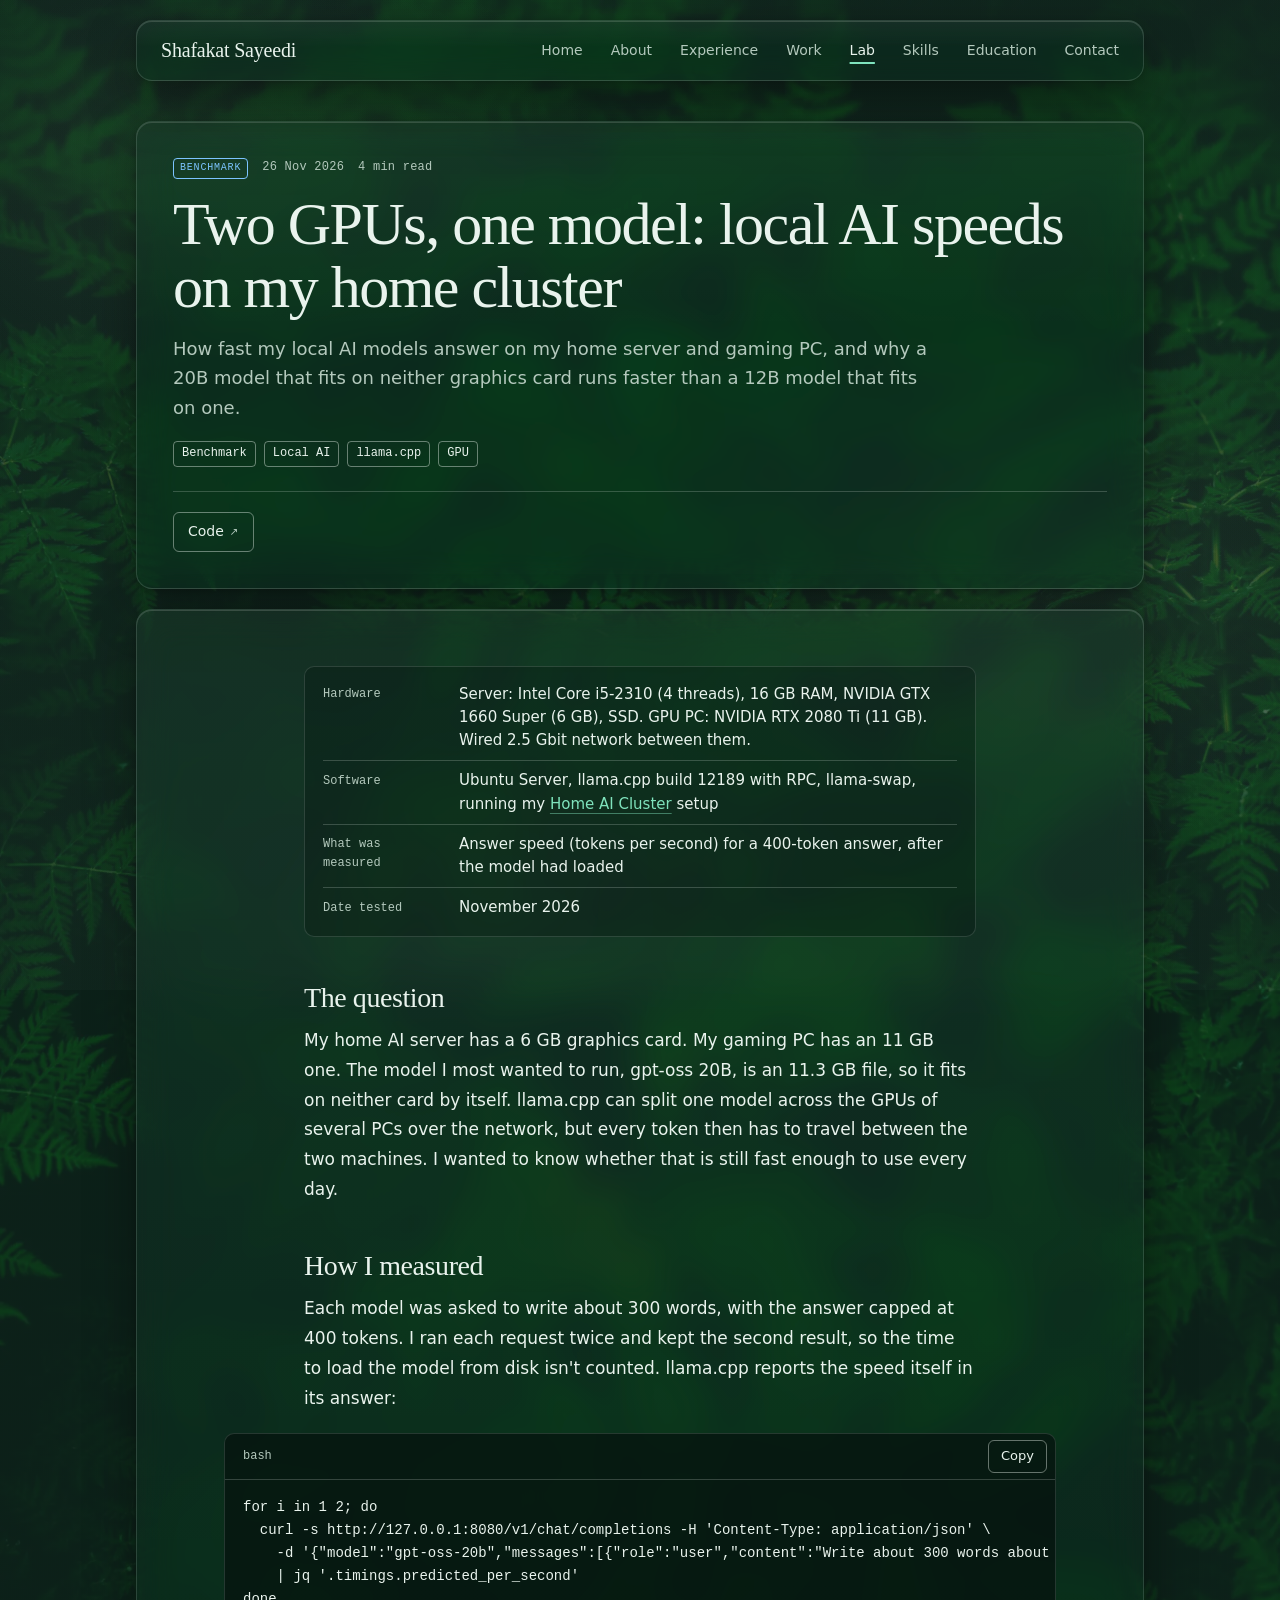
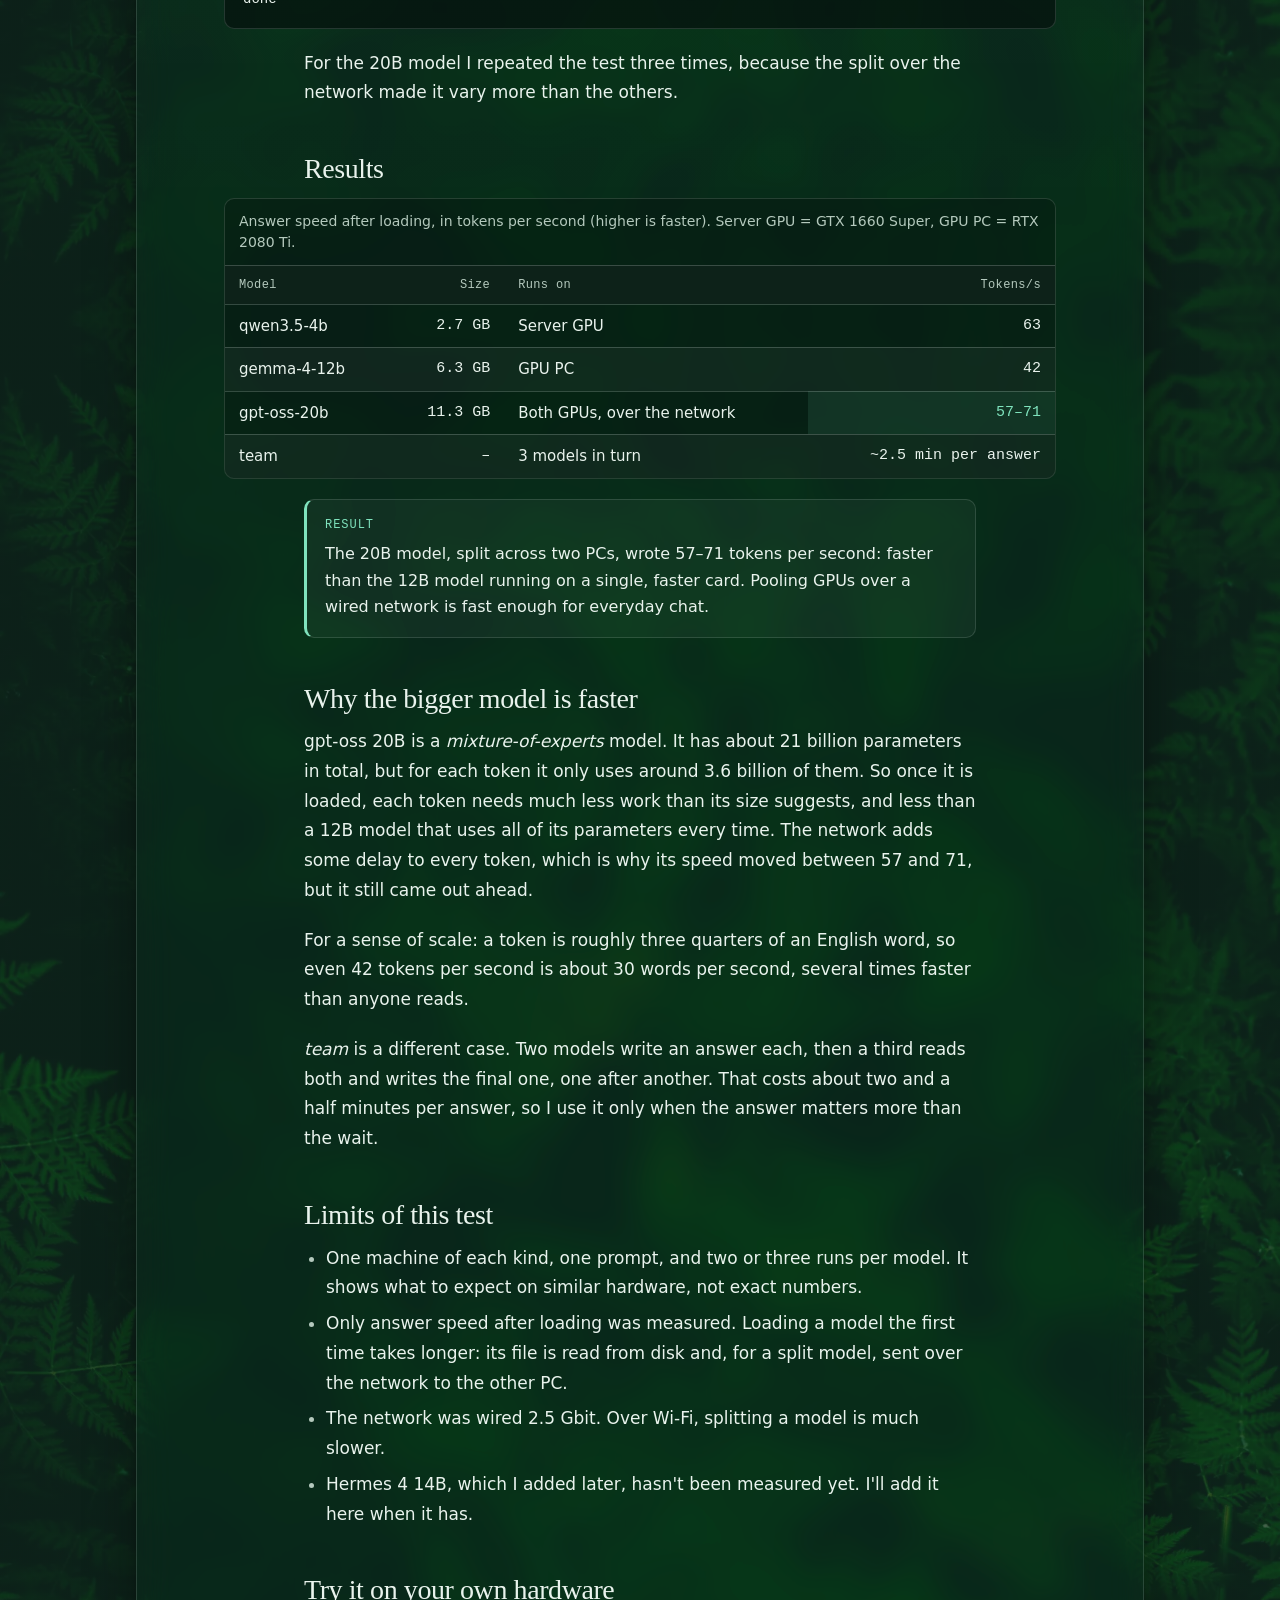
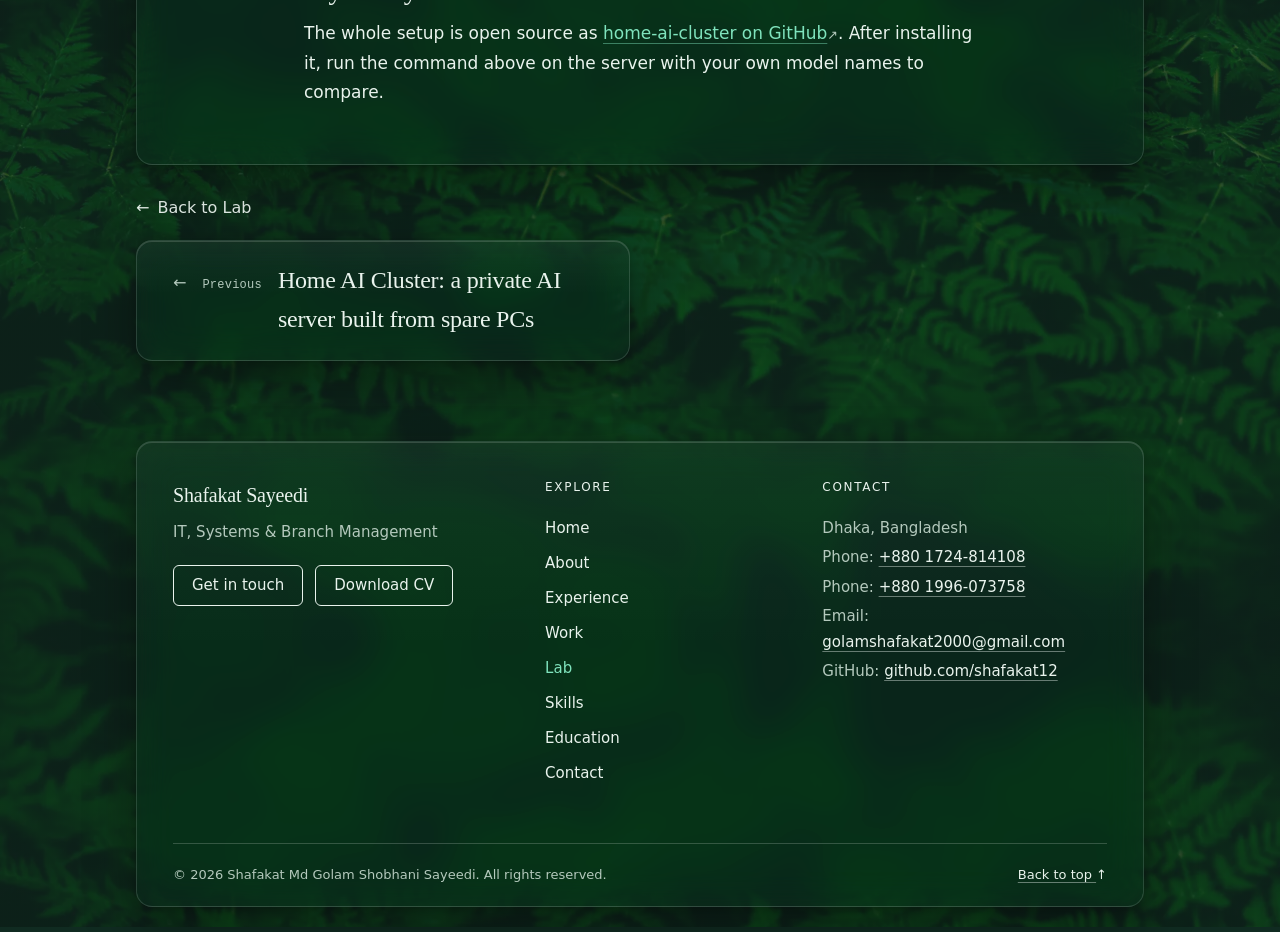
<file: posts/2026-11-26-local-llm-benchmark.html>
<!DOCTYPE html>
<html lang="en">
<head>
  <meta charset="utf-8">
  <meta http-equiv="Content-Security-Policy" content="default-src 'self'; script-src 'self' 'unsafe-inline'; style-src 'self' 'unsafe-inline' https://fonts.googleapis.com; font-src https://fonts.gstatic.com; img-src 'self' data:; form-action 'self' https://api.web3forms.com; base-uri 'none'; object-src 'none'">
  <meta name="viewport" content="width=device-width, initial-scale=1">
  <title>Two GPUs, one model: local AI speeds on my home cluster | Lab | Shafakat Md Golam Shobhani Sayeedi</title>
  <meta name="description" content="How fast local AI models answer on a GTX 1660 Super server and an RTX 2080 Ti PC, including a 20B model split over both cards across the home network.">
  <meta name="author" content="Shafakat Md Golam Shobhani Sayeedi">

  <meta property="og:type" content="article">
  <meta property="og:title" content="Two GPUs, one model: local AI speeds on my home cluster">
  <meta property="og:description" content="How fast local AI models answer on a GTX 1660 Super server and an RTX 2080 Ti PC, including a 20B model split over both cards across the home network.">
  <meta property="og:url" content="https://shafakat12.github.io/shafakat/posts/2026-11-26-local-llm-benchmark.html">
  <meta property="og:image" content="https://shafakat12.github.io/shafakat/images/profile_picture.jpeg">
  <meta property="article:published_time" content="2026-11-26">
  <meta property="article:author" content="Shafakat Md Golam Shobhani Sayeedi">

  <meta name="theme-color" content="#102b21">
  <link rel="icon" href="../favicon.svg" type="image/svg+xml">
  <link rel="preconnect" href="https://fonts.googleapis.com">
  <link rel="preconnect" href="https://fonts.gstatic.com" crossorigin>
  <link rel="stylesheet" href="https://fonts.googleapis.com/css2?family=Geist+Mono:wght@400&family=Geist:wght@400;500&family=Newsreader:ital,opsz,wght@0,6..72,400;1,6..72,400&display=swap">
  <link rel="stylesheet" href="../styles.css">
  <script src="../nav.js"></script>
  <script src="../lab.js" defer></script>
</head>
<body>
  <a class="skip-link" href="#main">Skip to content</a>

  <header class="site-header" id="top">
    <div class="wrap">
      <span class="brand">Shafakat Sayeedi</span>
      <nav aria-label="Main">
        <button class="menu-toggle" type="button" aria-expanded="false" aria-controls="site-menu"><span class="menu-icon" aria-hidden="true"></span>Menu</button>
        <ul id="site-menu">
          <li><a href="../index.html">Home</a></li>
          <li><a href="../about.html">About</a></li>
          <li><a href="../experience.html">Experience</a></li>
          <li><a href="../work.html">Work</a></li>
          <li><a href="../lab.html" aria-current="page">Lab</a></li>
          <li><a href="../skills.html">Skills</a></li>
          <li><a href="../education.html">Education</a></li>
          <li><a href="../contact.html">Contact</a></li>
        </ul>
      </nav>
    </div>
  </header>

  <main id="main" class="wrap">
    <article>
      <header class="post-head">
        <p class="post-meta">
          <span class="badge type-benchmark">Benchmark</span>
          <time class="label" datetime="2026-11-26">26 Nov 2026</time>
          <span class="label">4 min read</span>
        </p>
        <h1>Two GPUs, one model: local AI speeds on my home cluster</h1>
        <p class="post-summary">How fast my local AI models answer on my home server and gaming PC, and why a 20B model that fits on neither graphics card runs faster than a 12B model that fits on one.</p>
        <ul class="tags">
          <li>Benchmark</li>
          <li>Local AI</li>
          <li>llama.cpp</li>
          <li>GPU</li>
        </ul>
        <div class="post-downloads">
          <a class="download" href="https://github.com/shafakat12/home-ai-cluster" target="_blank" rel="noopener">Code <span class="arrow-out" aria-hidden="true">&nearr;</span></a>
        </div>
      </header>

      <div class="post-body">
        <dl class="setup">
          <div><dt>Hardware</dt><dd>Server: Intel Core i5-2310 (4 threads), 16 GB RAM, NVIDIA GTX 1660 Super (6 GB), SSD. GPU PC: NVIDIA RTX 2080 Ti (11 GB). Wired 2.5 Gbit network between them.</dd></div>
          <div><dt>Software</dt><dd>Ubuntu Server, llama.cpp build 12189 with RPC, llama-swap, running my <a href="2026-11-11-home-ai-cluster.html">Home AI Cluster</a> setup</dd></div>
          <div><dt>What was measured</dt><dd>Answer speed (tokens per second) for a 400-token answer, after the model had loaded</dd></div>
          <div><dt>Date tested</dt><dd><time datetime="2026-11">November 2026</time></dd></div>
        </dl>

        <h2 id="question">The question <a class="anchor" href="#question" aria-label="Link to this section">#</a></h2>
        <p>My home AI server has a 6 GB graphics card. My gaming PC has an 11 GB one. The model I most wanted to run, gpt-oss 20B, is an 11.3 GB file, so it fits on neither card by itself. llama.cpp can split one model across the GPUs of several PCs over the network, but every token then has to travel between the two machines. I wanted to know whether that is still fast enough to use every day.</p>

        <h2 id="method">How I measured <a class="anchor" href="#method" aria-label="Link to this section">#</a></h2>
        <p>Each model was asked to write about 300 words, with the answer capped at 400 tokens. I ran each request twice and kept the second result, so the time to load the model from disk isn't counted. llama.cpp reports the speed itself in its answer:</p>
        <pre data-lang="bash"><code>for i in 1 2; do
  curl -s http://127.0.0.1:8080/v1/chat/completions -H 'Content-Type: application/json' \
    -d '{"model":"gpt-oss-20b","messages":[{"role":"user","content":"Write about 300 words about rivers."}],"max_tokens":400}' \
    | jq '.timings.predicted_per_second'
done</code></pre>
        <p>For the 20B model I repeated the test three times, because the split over the network made it vary more than the others.</p>

        <h2 id="results">Results <a class="anchor" href="#results" aria-label="Link to this section">#</a></h2>
        <div class="table-wrap">
          <table>
            <caption>Answer speed after loading, in tokens per second (higher is faster). Server GPU = GTX 1660 Super, GPU PC = RTX 2080 Ti.</caption>
            <thead>
              <tr><th scope="col">Model</th><th scope="col" class="num">Size</th><th scope="col">Runs on</th><th scope="col" class="num">Tokens/s</th></tr>
            </thead>
            <tbody>
              <tr><th scope="row">qwen3.5-4b</th><td class="num">2.7 GB</td><td>Server GPU</td><td class="num">63</td></tr>
              <tr><th scope="row">gemma-4-12b</th><td class="num">6.3 GB</td><td>GPU PC</td><td class="num">42</td></tr>
              <tr><th scope="row">gpt-oss-20b</th><td class="num">11.3 GB</td><td>Both GPUs, over the network</td><td class="num best">57&ndash;71</td></tr>
              <tr><th scope="row">team</th><td class="num">&ndash;</td><td>3 models in turn</td><td class="num">~2.5 min per answer</td></tr>
            </tbody>
          </table>
        </div>

        <aside class="callout result">
          <p class="callout-title">Result</p>
          <p>The 20B model, split across two PCs, wrote 57&ndash;71 tokens per second: faster than the 12B model running on a single, faster card. Pooling GPUs over a wired network is fast enough for everyday chat.</p>
        </aside>

        <h2 id="why">Why the bigger model is faster <a class="anchor" href="#why" aria-label="Link to this section">#</a></h2>
        <p>gpt-oss 20B is a <em>mixture-of-experts</em> model. It has about 21 billion parameters in total, but for each token it only uses around 3.6 billion of them. So once it is loaded, each token needs much less work than its size suggests, and less than a 12B model that uses all of its parameters every time. The network adds some delay to every token, which is why its speed moved between 57 and 71, but it still came out ahead.</p>
        <p>For a sense of scale: a token is roughly three quarters of an English word, so even 42 tokens per second is about 30 words per second, several times faster than anyone reads.</p>
        <p><em>team</em> is a different case. Two models write an answer each, then a third reads both and writes the final one, one after another. That costs about two and a half minutes per answer, so I use it only when the answer matters more than the wait.</p>

        <h2 id="limits">Limits of this test <a class="anchor" href="#limits" aria-label="Link to this section">#</a></h2>
        <ul>
          <li>One machine of each kind, one prompt, and two or three runs per model. It shows what to expect on similar hardware, not exact numbers.</li>
          <li>Only answer speed after loading was measured. Loading a model the first time takes longer: its file is read from disk and, for a split model, sent over the network to the other PC.</li>
          <li>The network was wired 2.5 Gbit. Over Wi-Fi, splitting a model is much slower.</li>
          <li>Hermes 4 14B, which I added later, hasn't been measured yet. I'll add it here when it has.</li>
        </ul>

        <h2 id="try">Try it on your own hardware <a class="anchor" href="#try" aria-label="Link to this section">#</a></h2>
        <p>The whole setup is open source as <a href="https://github.com/shafakat12/home-ai-cluster" target="_blank" rel="noopener">home-ai-cluster on GitHub<span class="arrow-out" aria-hidden="true">&nearr;</span></a>. After installing it, run the command above on the server with your own model names to compare.</p>
      </div>
    </article>

    <nav class="post-nav" aria-label="More posts">
      <a class="post-back" href="../lab.html"><span aria-hidden="true">&larr;</span> Back to Lab</a>
      <div class="post-nav-links">
        <a class="next-link post-prev" href="2026-11-11-home-ai-cluster.html"><span class="arrow" aria-hidden="true">&larr;</span> <span class="label">Previous</span> <strong>Home AI Cluster: a private AI server built from spare PCs</strong></a>
      </div>
    </nav>
  </main>

  <footer class="site-footer">
    <div class="wrap">
      <div class="footer-grid">
        <div class="footer-brand">
          <span class="brand">Shafakat Sayeedi</span>
          <p>IT, Systems &amp; Branch Management</p>
          <div class="footer-actions">
            <a class="footer-button" href="../contact.html">Get in touch</a>
            <a class="footer-button" href="../cv/Shafakat-Sayeedi-CV.pdf" download="Shafakat-Sayeedi-CV.pdf" type="application/pdf">Download CV</a>
          </div>
        </div>
        <div>
          <h2 class="footer-heading">Explore</h2>
          <nav aria-label="Footer">
            <ul class="footer-links">
              <li><a href="../index.html">Home</a></li>
              <li><a href="../about.html">About</a></li>
              <li><a href="../experience.html">Experience</a></li>
              <li><a href="../work.html">Work</a></li>
              <li><a href="../lab.html" aria-current="page">Lab</a></li>
              <li><a href="../skills.html">Skills</a></li>
              <li><a href="../education.html">Education</a></li>
              <li><a href="../contact.html">Contact</a></li>
            </ul>
          </nav>
        </div>
        <div>
          <h2 class="footer-heading">Contact</h2>
          <ul class="footer-contact">
            <li>Dhaka, Bangladesh</li>
            <li>Phone: <a href="tel:+8801724814108">+880 1724-814108</a></li>
            <li>Phone: <a href="tel:+8801996073758">+880 1996-073758</a></li>
            <li>Email: <a href="mailto:golamshafakat2000@gmail.com">golamshafakat2000@gmail.com</a></li>
            <li>GitHub: <a href="https://github.com/shafakat12">github.com/shafakat12</a></li>
          </ul>
        </div>
      </div>
      <div class="footer-bottom">
        <p>&copy; 2026 Shafakat Md Golam Shobhani Sayeedi. All rights reserved.</p>
        <div class="footer-bottom-links">
          <a class="back-to-top" href="#top">Back to top <span class="arrow-up" aria-hidden="true">&uarr;</span></a>
        </div>
      </div>
    </div>
  </footer>
</body>
</html>
</file>
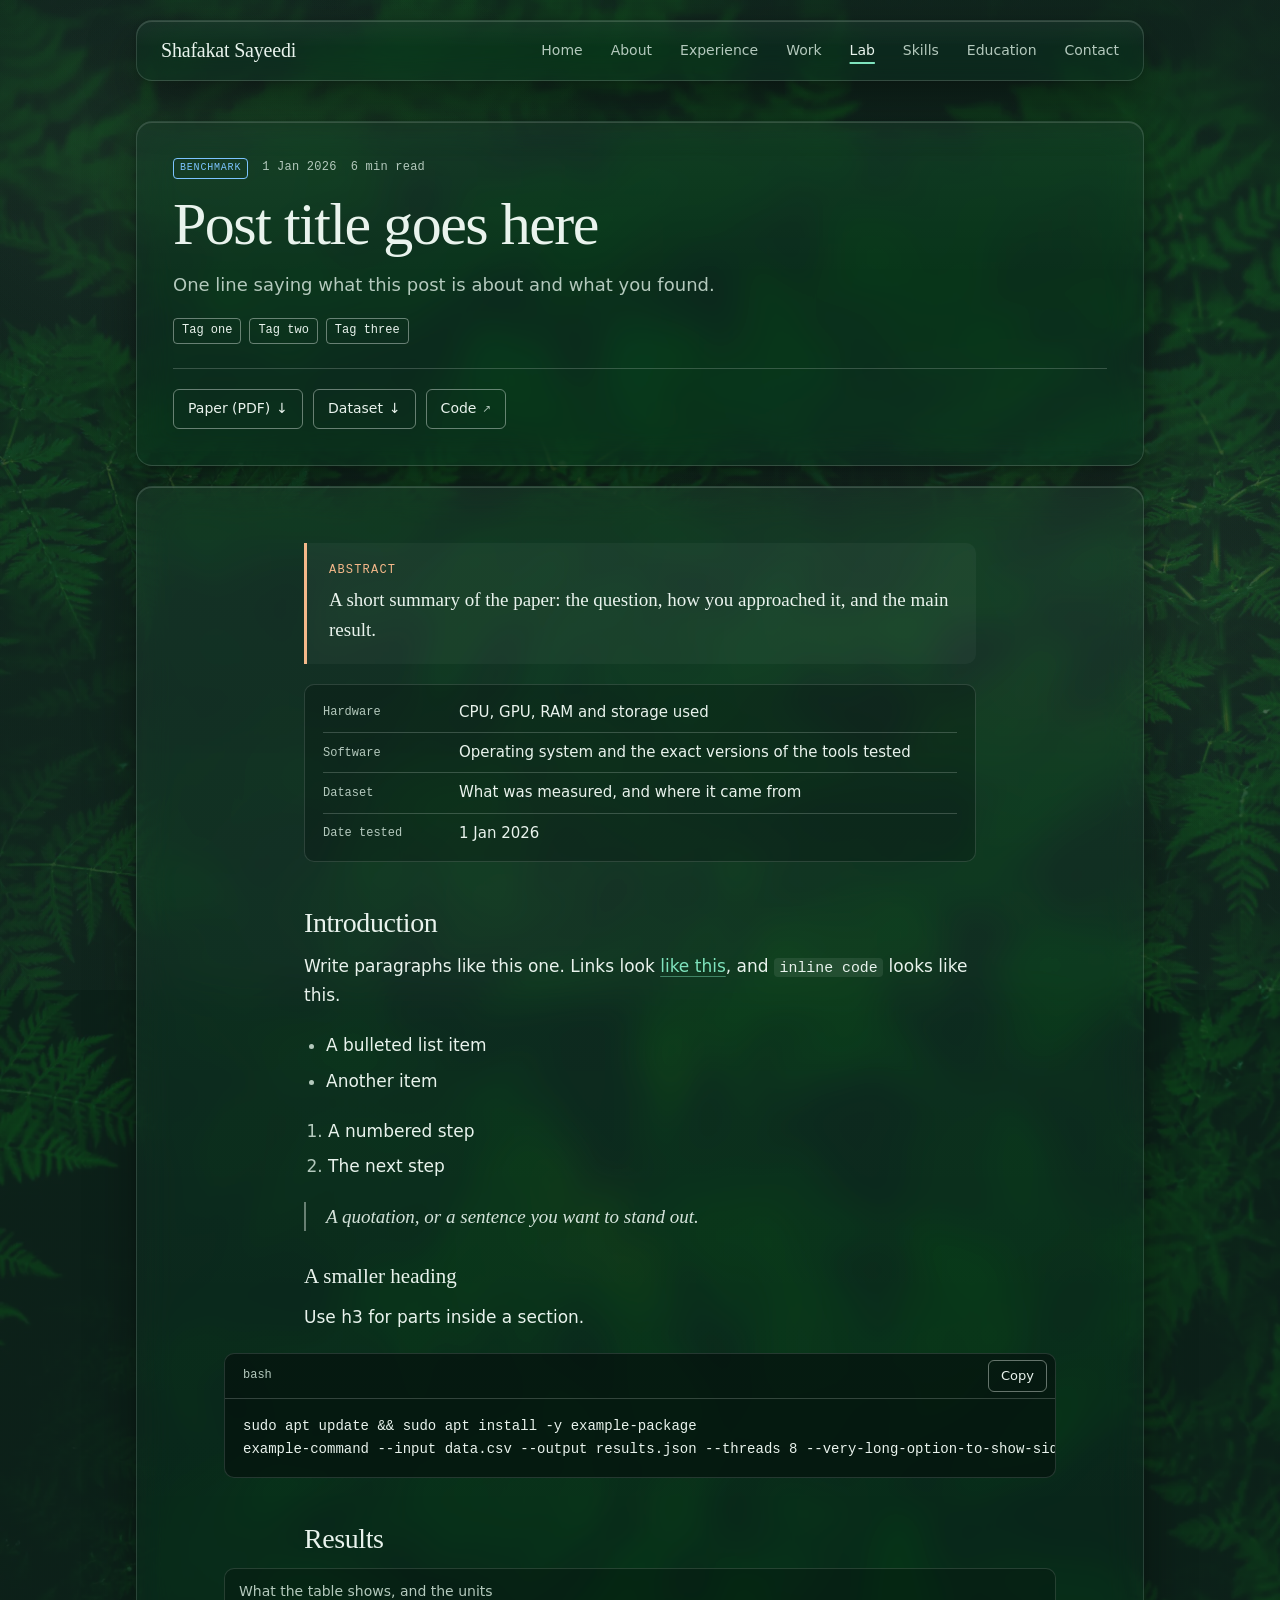
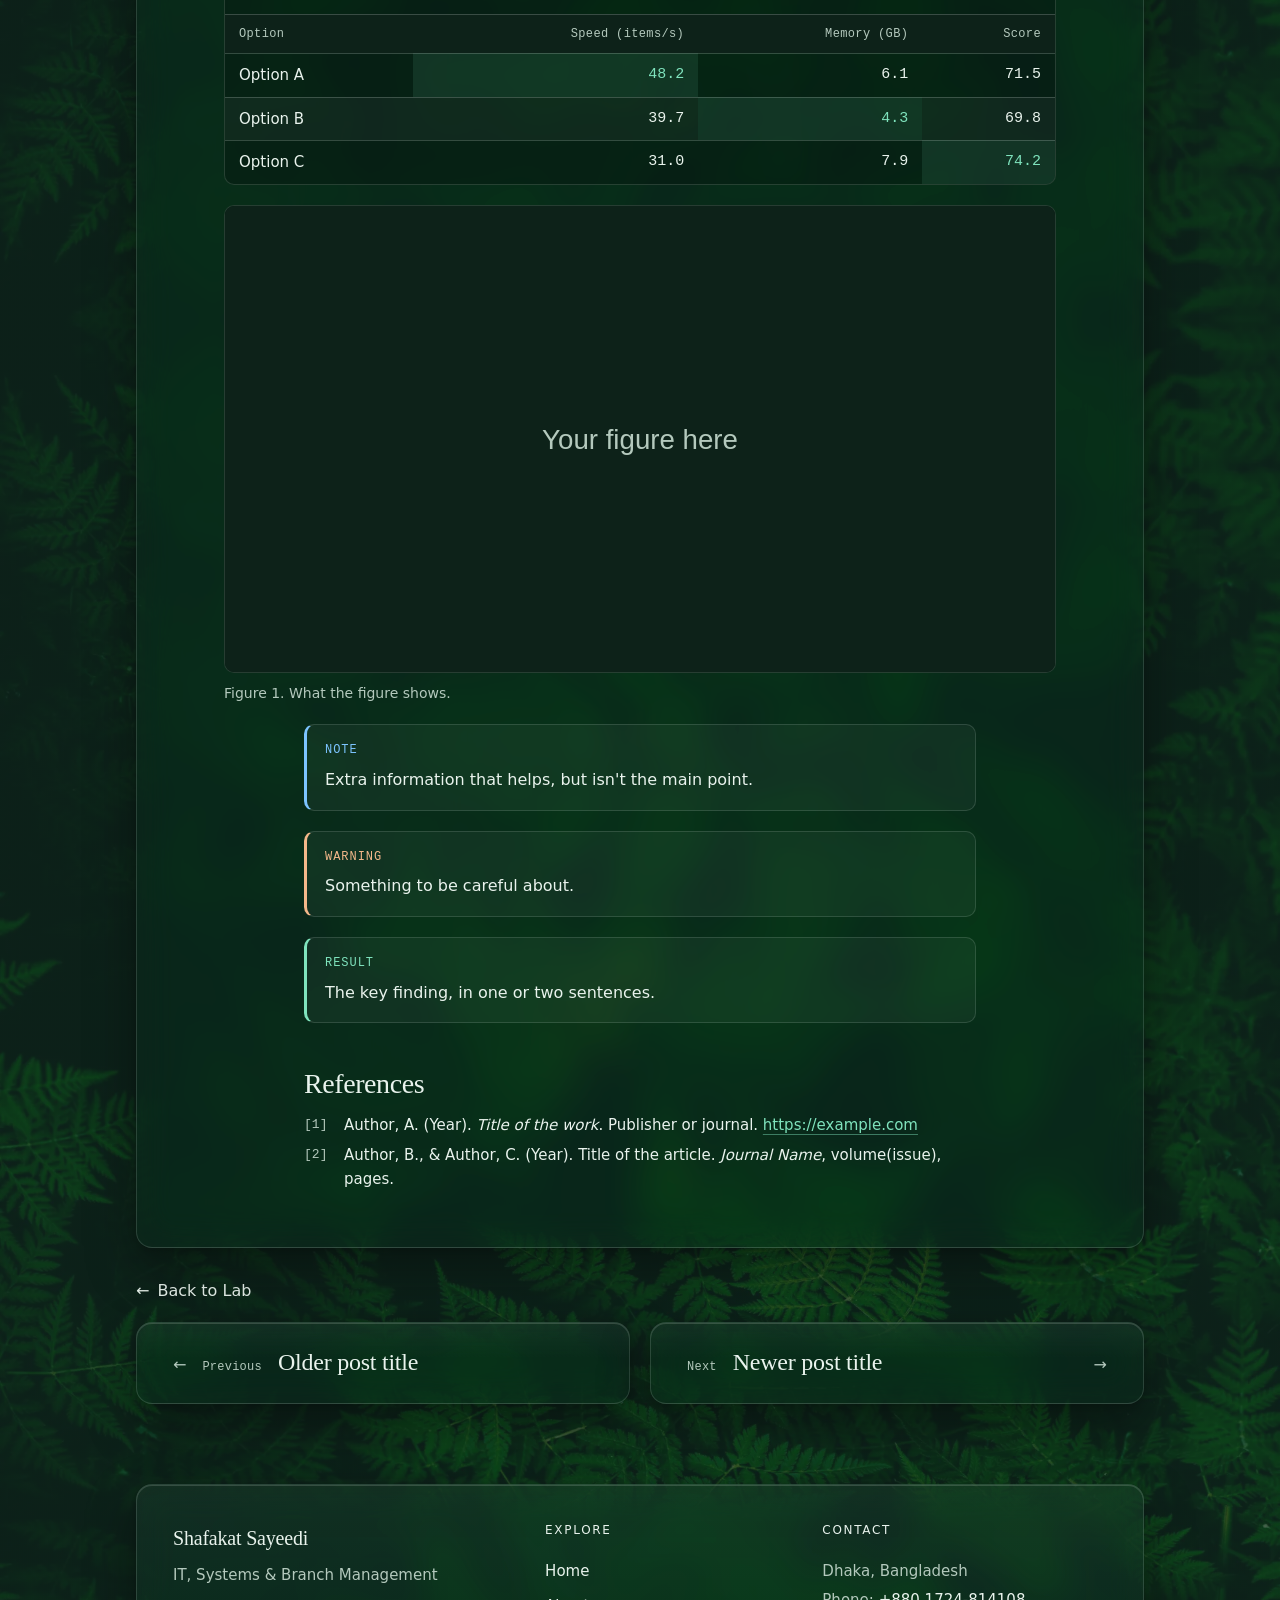
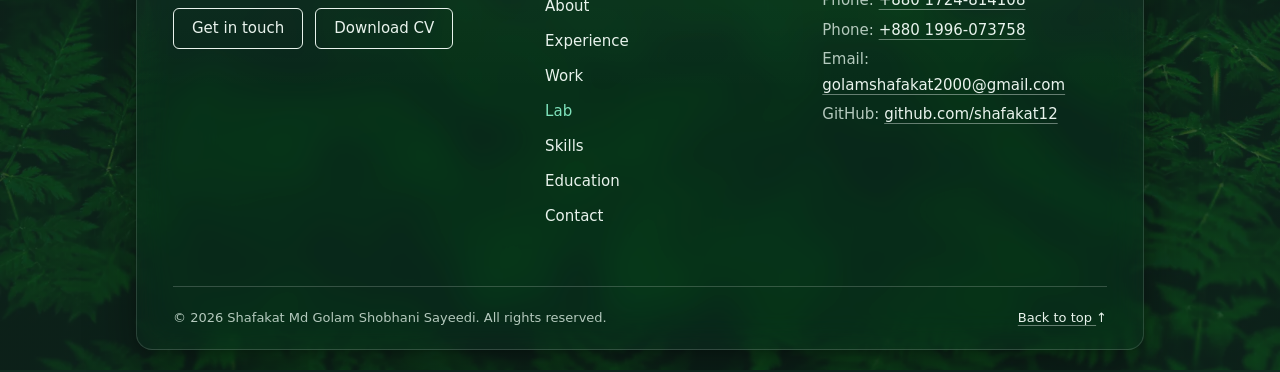
<file: posts/_template.html>
<!DOCTYPE html>
<html lang="en">
<head>
  <!-- ============================================================
       POST TEMPLATE
       1. Copy this file to posts/YYYY-MM-DD-slug.html
          (for example posts/2026-11-20-local-llm-benchmark.html).
       2. Replace everything marked "REPLACE" and delete the parts you don't need.
       3. Delete this comment and the "noindex" line below.
       See "Publishing a post" in README.md for the full checklist.
       ============================================================ -->
  <meta charset="utf-8">
  <meta http-equiv="Content-Security-Policy" content="default-src 'self'; script-src 'self' 'unsafe-inline'; style-src 'self' 'unsafe-inline' https://fonts.googleapis.com; font-src https://fonts.gstatic.com; img-src 'self' data:; form-action 'self' https://api.web3forms.com; base-uri 'none'; object-src 'none'">
  <meta name="viewport" content="width=device-width, initial-scale=1">
  <!-- DELETE in a real post. It stops search engines listing this template. -->
  <meta name="robots" content="noindex">

  <!-- REPLACE: the post title, then the site name. -->
  <title>Post title | Lab | Shafakat Md Golam Shobhani Sayeedi</title>
  <!-- REPLACE: one sentence about the post, for search results and link previews. -->
  <meta name="description" content="One sentence about what this post covers and what it found.">
  <meta name="author" content="Shafakat Md Golam Shobhani Sayeedi">

  <!-- Link previews (WhatsApp, Facebook, LinkedIn). REPLACE the title, description,
       file name in og:url, and the date in article:published_time (YYYY-MM-DD). -->
  <meta property="og:type" content="article">
  <meta property="og:title" content="Post title">
  <meta property="og:description" content="One sentence about what this post covers and what it found.">
  <meta property="og:url" content="https://shafakat12.github.io/shafakat/posts/YYYY-MM-DD-slug.html">
  <meta property="og:image" content="https://shafakat12.github.io/shafakat/images/profile_picture.jpeg">
  <meta property="article:published_time" content="2026-01-01">
  <meta property="article:author" content="Shafakat Md Golam Shobhani Sayeedi">

  <meta name="theme-color" content="#102b21">
  <link rel="icon" href="../favicon.svg" type="image/svg+xml">
  <link rel="preconnect" href="https://fonts.googleapis.com">
  <link rel="preconnect" href="https://fonts.gstatic.com" crossorigin>
  <link rel="stylesheet" href="https://fonts.googleapis.com/css2?family=Geist+Mono:wght@400&family=Geist:wght@400;500&family=Newsreader:ital,opsz,wght@0,6..72,400;1,6..72,400&display=swap">
  <link rel="stylesheet" href="../styles.css">
  <script src="../nav.js"></script>
  <script src="../lab.js" defer></script>
</head>
<body>
  <a class="skip-link" href="#main">Skip to content</a>

  <header class="site-header" id="top">
    <div class="wrap">
      <span class="brand">Shafakat Sayeedi</span>
      <nav aria-label="Main">
        <button class="menu-toggle" type="button" aria-expanded="false" aria-controls="site-menu"><span class="menu-icon" aria-hidden="true"></span>Menu</button>
        <ul id="site-menu">
          <li><a href="../index.html">Home</a></li>
          <li><a href="../about.html">About</a></li>
          <li><a href="../experience.html">Experience</a></li>
          <li><a href="../work.html">Work</a></li>
          <li><a href="../lab.html" aria-current="page">Lab</a></li>
          <li><a href="../skills.html">Skills</a></li>
          <li><a href="../education.html">Education</a></li>
          <li><a href="../contact.html">Contact</a></li>
        </ul>
      </nav>
    </div>
  </header>

  <main id="main" class="wrap">
    <article>
      <!-- ========== Post header ========== -->
      <header class="post-head">
        <p class="post-meta">
          <!-- REPLACE the badge: one of
               <span class="badge type-project">Project</span>
               <span class="badge type-paper">Paper</span>
               <span class="badge type-benchmark">Benchmark</span>
               <span class="badge type-experiment">Experiment</span> -->
          <span class="badge type-benchmark">Benchmark</span>
          <!-- REPLACE: datetime is YYYY-MM-DD; the text is how it reads, like "20 Nov 2026". -->
          <time class="label" datetime="2026-01-01">1 Jan 2026</time>
          <!-- REPLACE: about 220 words per minute, rounded up. -->
          <span class="label">6 min read</span>
        </p>
        <!-- REPLACE: the title. -->
        <h1>Post title goes here</h1>
        <!-- REPLACE: one line saying what the post is about. -->
        <p class="post-summary">One line saying what this post is about and what you found.</p>
        <!-- REPLACE: a few short tags. -->
        <ul class="tags">
          <li>Tag one</li>
          <li>Tag two</li>
          <li>Tag three</li>
        </ul>

        <!-- Optional downloads. Delete the whole block if there is nothing to download.
             Files go in posts/files/, so the link is "files/your-file.pdf".
             Links to other sites get target="_blank" rel="noopener" and the ↗ arrow. -->
        <div class="post-downloads">
          <a class="download" href="files/your-paper.pdf" download>Paper (PDF) <span aria-hidden="true">&darr;</span></a>
          <a class="download" href="files/your-dataset.csv" download>Dataset <span aria-hidden="true">&darr;</span></a>
          <a class="download" href="https://github.com/shafakat12" target="_blank" rel="noopener">Code <span class="arrow-out" aria-hidden="true">&nearr;</span></a>
        </div>
      </header>

      <!-- ========== Post body ==========
           Everything below shows each style once. Keep what you need, delete the rest. -->
      <div class="post-body">

        <!-- For papers: the abstract. Delete for other posts. -->
        <section class="abstract" aria-labelledby="abstract-title">
          <h2 id="abstract-title" class="abstract-title">Abstract</h2>
          <p>A short summary of the paper: the question, how you approached it, and the main result.</p>
        </section>

        <!-- For benchmarks and experiments: what it was tested on. Delete for other posts. -->
        <dl class="setup">
          <div><dt>Hardware</dt><dd>CPU, GPU, RAM and storage used</dd></div>
          <div><dt>Software</dt><dd>Operating system and the exact versions of the tools tested</dd></div>
          <div><dt>Dataset</dt><dd>What was measured, and where it came from</dd></div>
          <div><dt>Date tested</dt><dd><time datetime="2026-01-01">1 Jan 2026</time></dd></div>
        </dl>

        <!-- Headings: give each one an id (lowercase, hyphens) and a matching # link,
             so readers can share a link straight to that section. -->
        <h2 id="introduction">Introduction <a class="anchor" href="#introduction" aria-label="Link to this section">#</a></h2>
        <p>Write paragraphs like this one. Links look <a href="../lab.html">like this</a>, and <code>inline code</code> looks like this.</p>
        <ul>
          <li>A bulleted list item</li>
          <li>Another item</li>
        </ul>
        <ol>
          <li>A numbered step</li>
          <li>The next step</li>
        </ol>
        <blockquote>
          <p>A quotation, or a sentence you want to stand out.</p>
        </blockquote>

        <h3 id="a-smaller-heading">A smaller heading <a class="anchor" href="#a-smaller-heading" aria-label="Link to this section">#</a></h3>
        <p>Use h3 for parts inside a section.</p>

        <!-- Code: put the language in data-lang. lab.js adds the Copy button.
             Write < as &lt; and & as &amp; inside code. -->
        <pre data-lang="bash"><code>sudo apt update &amp;&amp; sudo apt install -y example-package
example-command --input data.csv --output results.json --threads 8 --very-long-option-to-show-sideways-scrolling</code></pre>

        <!-- Results table. Keep the table-wrap div: it scrolls sideways on phones.
             class="num" right-aligns a number column; class="best" highlights the winner.
             REPLACE these example rows with your own results. -->
        <h2 id="results">Results <a class="anchor" href="#results" aria-label="Link to this section">#</a></h2>
        <div class="table-wrap">
          <table>
            <caption>What the table shows, and the units</caption>
            <thead>
              <tr><th scope="col">Option</th><th scope="col" class="num">Speed (items/s)</th><th scope="col" class="num">Memory (GB)</th><th scope="col" class="num">Score</th></tr>
            </thead>
            <tbody>
              <tr><th scope="row">Option A</th><td class="num best">48.2</td><td class="num">6.1</td><td class="num">71.5</td></tr>
              <tr><th scope="row">Option B</th><td class="num">39.7</td><td class="num best">4.3</td><td class="num">69.8</td></tr>
              <tr><th scope="row">Option C</th><td class="num">31.0</td><td class="num">7.9</td><td class="num best">74.2</td></tr>
            </tbody>
          </table>
        </div>

        <!-- Figure: the image links to the full-size file so readers can open it.
             Put images in posts/files/. REPLACE the link with files/your-figure.png, and the
             long src="data:..." placeholder with the same path. Then REPLACE the alt text,
             the width and height (the image's size in pixels) and the caption. -->
        <figure>
          <a href="files/your-figure.png"><img src="data:image/svg+xml,%3Csvg xmlns='http://www.w3.org/2000/svg' viewBox='0 0 1200 675'%3E%3Crect width='1200' height='675' fill='%230d2219'/%3E%3Ctext x='600' y='352' fill='%23b4c9bd' font-family='sans-serif' font-size='40' text-anchor='middle'%3EYour figure here%3C/text%3E%3C/svg%3E" alt="Describe what the image shows" loading="lazy" width="1200" height="675"></a>
          <figcaption>Figure 1. What the figure shows.</figcaption>
        </figure>

        <!-- Callouts: note (extra information), warning (something to be careful about),
             result (the key finding). -->
        <aside class="callout note">
          <p class="callout-title">Note</p>
          <p>Extra information that helps, but isn't the main point.</p>
        </aside>
        <aside class="callout warning">
          <p class="callout-title">Warning</p>
          <p>Something to be careful about.</p>
        </aside>
        <aside class="callout result">
          <p class="callout-title">Result</p>
          <p>The key finding, in one or two sentences.</p>
        </aside>

        <!-- For papers: the references. They are numbered automatically. Delete for other posts. -->
        <h2 id="references">References <a class="anchor" href="#references" aria-label="Link to this section">#</a></h2>
        <ol class="references">
          <li>Author, A. (Year). <em>Title of the work</em>. Publisher or journal. <a href="https://example.com">https://example.com</a></li>
          <li>Author, B., &amp; Author, C. (Year). Title of the article. <em>Journal Name</em>, volume(issue), pages.</li>
        </ol>
      </div>
    </article>

    <!-- ========== More posts ==========
         REPLACE the Previous and Next links with the posts before and after this one
         (by date). Delete a link if there is no post on that side. -->
    <nav class="post-nav" aria-label="More posts">
      <a class="post-back" href="../lab.html"><span aria-hidden="true">&larr;</span> Back to Lab</a>
      <div class="post-nav-links">
        <a class="next-link post-prev" href="../lab.html"><span class="arrow" aria-hidden="true">&larr;</span> <span class="label">Previous</span> <strong>Older post title</strong></a>
        <a class="next-link post-next" href="../lab.html"><span class="label">Next</span> <strong>Newer post title</strong> <span class="arrow" aria-hidden="true">&rarr;</span></a>
      </div>
    </nav>
  </main>

  <footer class="site-footer">
    <div class="wrap">
      <div class="footer-grid">
        <div class="footer-brand">
          <span class="brand">Shafakat Sayeedi</span>
          <p>IT, Systems &amp; Branch Management</p>
          <div class="footer-actions">
            <a class="footer-button" href="../contact.html">Get in touch</a>
            <a class="footer-button" href="../cv/Shafakat-Sayeedi-CV.pdf" download="Shafakat-Sayeedi-CV.pdf" type="application/pdf">Download CV</a>
          </div>
        </div>
        <div>
          <h2 class="footer-heading">Explore</h2>
          <nav aria-label="Footer">
            <ul class="footer-links">
              <li><a href="../index.html">Home</a></li>
              <li><a href="../about.html">About</a></li>
              <li><a href="../experience.html">Experience</a></li>
              <li><a href="../work.html">Work</a></li>
              <li><a href="../lab.html" aria-current="page">Lab</a></li>
              <li><a href="../skills.html">Skills</a></li>
              <li><a href="../education.html">Education</a></li>
              <li><a href="../contact.html">Contact</a></li>
            </ul>
          </nav>
        </div>
        <div>
          <h2 class="footer-heading">Contact</h2>
          <ul class="footer-contact">
            <li>Dhaka, Bangladesh</li>
            <li>Phone: <a href="tel:+8801724814108">+880 1724-814108</a></li>
            <li>Phone: <a href="tel:+8801996073758">+880 1996-073758</a></li>
            <li>Email: <a href="mailto:golamshafakat2000@gmail.com">golamshafakat2000@gmail.com</a></li>
            <li>GitHub: <a href="https://github.com/shafakat12">github.com/shafakat12</a></li>
          </ul>
        </div>
      </div>
      <div class="footer-bottom">
        <p>&copy; 2026 Shafakat Md Golam Shobhani Sayeedi. All rights reserved.</p>
        <div class="footer-bottom-links">
          <a class="back-to-top" href="#top">Back to top <span class="arrow-up" aria-hidden="true">&uarr;</span></a>
        </div>
      </div>
    </div>
  </footer>
</body>
</html>
</file>
<file: styles.css>
:root {
  color-scheme: dark;
  --bg: #102b21;
  --ink: #e9f3ed;
  --muted: #b4c9bd;
  --rule: rgba(233, 243, 237, 0.2);
  --line: rgba(233, 243, 237, 0.42);
  --biz: #f4b88a;
  --tech: #7fe3bd;
  --veil: rgba(16, 43, 33, 0.75);
  /* Lab post types (projects use --tech, papers use --biz) */
  --benchmark: #7cc4ff;
  --experiment: #c49bff;
  /* Lighter than --muted, for small text that sits straight on the fog (page intros). */
  --ink-soft: #d4e3da;
  /* Frosted glass panels */
  --glass: rgba(16, 43, 33, 0.42);
  --glass-border: rgba(233, 243, 237, 0.14);
  --glass-edge: rgba(233, 243, 237, 0.16);
  --glass-blur: 18px;
  --glass-shadow: 0 20px 50px rgba(0, 0, 0, 0.35), 0 2px 8px rgba(0, 0, 0, 0.18);
  --radius: 16px;
  --pad: clamp(1.25rem, 3.2vw, 2.25rem);
  --gap: clamp(0.875rem, 2vw, 1.25rem);
  --gutter: clamp(1.25rem, 4vw, 2.5rem);
  --serif: "Newsreader", Georgia, "Times New Roman", serif;
  --sans: "Geist", "Segoe UI", system-ui, sans-serif;
  --mono: "Geist Mono", Consolas, "Courier New", monospace;
}

*,
*::before,
*::after {
  box-sizing: border-box;
}

html {
  /* Shows behind the photo layers, and during overscroll/bounce, so it never flashes white. */
  background: var(--bg);
  -webkit-text-size-adjust: 100%;
}

/* Large screens and TVs: sizes are in rem, so raising this scales the whole layout. */
@media (min-width: 1600px) {
  html { font-size: 112.5%; }
}

@media (min-width: 1920px) {
  html { font-size: 125%; }
}

@media (min-width: 2560px) {
  html { font-size: 165%; }
}

@media (min-width: 3840px) {
  html { font-size: 250%; }
}

body {
  display: flex;
  flex-direction: column;
  min-height: 100vh;
  min-height: 100dvh;
  position: relative;
  margin: 0;
  /* No body background: the colour is on <html>, so the photo and fog layers below stay visible. */
  background: transparent;
  color: var(--ink);
  font-family: var(--sans);
  font-size: 1rem;
  line-height: 1.65;
  -webkit-font-smoothing: antialiased;
}

/* Background, in three layers from the back:
   1. body::before: the photo. It covers the whole page and scrolls with it.
      Instead of stretching one photo to the full page height (which phones can't
      draw well), the photo is drawn at screen width and repeated down the page.
      Each tile is the photo followed by an upside-down copy, so the joins blend.
      --veil is a tint over the photo: lower its last number (0.75) to show more
      of the photo, raise it to show less.
   2. body::after: drifting fog, which stays in place on screen.
   3. The frosted glass panels, which blur what is behind them.
   Not background-attachment: fixed, which doesn't work on iPhones. */
body::before {
  content: "";
  position: absolute;
  z-index: -2;
  top: 0;
  right: 0;
  bottom: 0;
  left: 0;
  pointer-events: none;
  background-color: var(--bg);
  background-image: linear-gradient(var(--veil), var(--veil)), url("images/background-tile.jpg");
  background-image: linear-gradient(var(--veil), var(--veil)), image-set(url("images/background-tile.webp") type("image/webp"), url("images/background-tile.jpg") type("image/jpeg"));
  background-position: top center;
  background-repeat: no-repeat, repeat-y;
  background-size: 100% 100%, 100% auto;
}

/* Phones and small tablets get a 1080px-wide tile instead of the 1920px one. */
@media (max-width: 50rem) {
  body::before {
    background-image: linear-gradient(var(--veil), var(--veil)), url("images/background-tile-mobile.jpg");
    background-image: linear-gradient(var(--veil), var(--veil)), image-set(url("images/background-tile-mobile.webp") type("image/webp"), url("images/background-tile-mobile.jpg") type("image/jpeg"));
  }
}

/* Fog: soft pale mist patches and a light overall haze, drifting slowly.
   It is larger than the screen so its edges never show while it moves. */
body::after {
  content: "";
  position: fixed;
  z-index: -1;
  top: -10vh;
  left: -10vw;
  width: 120vw;
  height: 120vh;
  height: 120lvh;
  pointer-events: none;
  background:
    radial-gradient(38% 32% at 22% 24%, rgba(223, 243, 230, 0.045), transparent 70%),
    radial-gradient(42% 36% at 78% 62%, rgba(223, 243, 230, 0.045), transparent 70%),
    radial-gradient(34% 28% at 42% 92%, rgba(233, 243, 237, 0.04), transparent 70%),
    linear-gradient(rgba(223, 243, 230, 0.025), rgba(223, 243, 230, 0.025));
}

@media (prefers-reduced-motion: no-preference) {
  body::after {
    animation: fog-drift 52s ease-in-out infinite alternate;
  }
}

@keyframes fog-drift {
  0% { transform: translate3d(-3vw, -2vh, 0) scale(1); }
  50% { transform: translate3d(2vw, 1.5vh, 0) scale(1.05); }
  100% { transform: translate3d(4vw, -1vh, 0) scale(1.02); }
}

h1, h2, h3, p, ul, ol, dl, dd {
  margin: 0;
  padding: 0;
}

ul,
ol {
  list-style: none;
}

h1, h2 {
  font-family: var(--serif);
  font-weight: 400;
  line-height: 1.1;
  letter-spacing: -0.015em;
}

a {
  color: inherit;
  text-decoration-color: var(--line);
  text-underline-offset: 0.25em;
}

a:hover {
  color: var(--tech);
  text-decoration-color: currentColor;
}

:focus-visible {
  outline: 2px solid var(--tech);
  outline-offset: 3px;
}

main {
  flex: 1;
  width: 100%;
}

.wrap {
  max-width: 68rem;
  margin-right: auto;
  margin-left: auto;
  padding-right: 1.25rem;
  padding-left: 1.25rem;
  padding-inline: clamp(1.25rem, 4vw, 2.5rem);
}

.skip-link {
  position: absolute;
  z-index: 1;
  left: 1rem;
  top: -4rem;
  padding: 0.5rem 1rem;
  background: var(--ink);
  color: var(--bg);
}

.skip-link:focus {
  top: 1rem;
}

.biz { color: var(--biz); }
.tech { color: var(--tech); }
.biz-fill { fill: var(--biz); }
.tech-fill { fill: var(--tech); }

.label {
  color: var(--muted);
  font-family: var(--mono);
  font-size: 0.75rem;
  font-weight: 400;
  letter-spacing: 0.02em;
}

/* Header and footer */

.site-header .wrap {
  display: flex;
  flex-wrap: wrap;
  align-items: center;
  gap: 0.125rem 1.5rem;
  padding-block: 1.25rem;
}

.brand {
  margin-right: auto;
  font-family: var(--serif);
  font-size: 1.25rem;
  letter-spacing: -0.01em;
  text-decoration: none;
}

.site-header ul {
  display: flex;
  flex-wrap: wrap;
  gap: 0 1.25rem;
  margin-right: -0.25rem;
}

.site-header nav a {
  display: block;
  padding: 0.5rem 0.25rem;
  color: var(--muted);
  font-size: 0.875rem;
  text-decoration: none;
}

.site-header nav a:hover {
  color: var(--ink);
}

.site-header nav a[aria-current="page"] {
  color: var(--ink);
  text-decoration: underline;
  text-decoration-color: var(--tech);
  text-decoration-thickness: 1.5px;
  text-underline-offset: 0.5em;
}

.site-footer {
  margin-top: clamp(3rem, 7vw, 5rem);
  padding-block: clamp(2.5rem, 5vw, 3.5rem) 1.5rem;
  color: var(--muted);
  font-family: var(--sans);
  font-size: 0.9375rem;
  line-height: 1.7;
}

.site-footer a {
  color: var(--ink);
}

.site-footer a:hover {
  color: var(--tech);
}

.footer-grid {
  display: grid;
  grid-template-columns: minmax(0, 1.4fr) minmax(0, 1fr) minmax(0, 1.2fr);
  gap: 2.5rem;
}

.footer-brand .brand {
  display: block;
  color: var(--ink);
}

.footer-brand p {
  margin-top: 0.5rem;
}

.footer-actions {
  display: flex;
  flex-wrap: wrap;
  gap: 0.75rem;
  margin-top: 1.25rem;
}

.footer-button {
  display: inline-block;
  padding: 0.5rem 1.125rem;
  border: 1px solid var(--ink);
  border-radius: 6px;
  background: transparent;
  font-weight: 500;
  line-height: 1.5;
  text-decoration: none;
}

.footer-button:hover {
  border-color: var(--tech);
}

.footer-heading {
  margin-bottom: 1.25rem;
  color: var(--ink);
  font-family: var(--sans);
  font-size: 0.75rem;
  font-weight: 500;
  line-height: 1.5;
  letter-spacing: 0.14em;
  text-transform: uppercase;
}

.footer-links li + li {
  margin-top: 0.6rem;
}

.footer-links a {
  text-decoration: none;
}

.site-footer .footer-links a[aria-current="page"] {
  color: var(--tech);
}

.footer-contact li {
  overflow-wrap: anywhere;
}

.footer-contact li + li {
  margin-top: 0.25rem;
}

.footer-bottom {
  display: flex;
  flex-wrap: wrap;
  align-items: baseline;
  justify-content: space-between;
  gap: 0.5rem 2rem;
  margin-top: clamp(2.5rem, 5vw, 3.5rem);
  padding-top: 1.25rem;
  border-top: 1px solid var(--rule);
  font-size: 0.8125rem;
}

.arrow-up {
  display: inline-block;
}

/* Shared section layout */

.split {
  display: grid;
  grid-template-columns: minmax(0, 15rem) minmax(0, 1fr);
  gap: 1rem 2rem;
  padding-block: 2.25rem;
  border-top: 1px solid var(--rule);
}

.split > h2 {
  font-size: 1.5rem;
  line-height: 1.2;
}

/* Home */

.hero {
  padding-block: clamp(2.5rem, 7vw, 5.5rem) clamp(3rem, 7vw, 5.5rem);
}

.hero-top {
  display: flex;
  align-items: flex-end;
  justify-content: space-between;
  gap: 2rem;
}

/* Profile photo. The size and position zoom in on the face; the initials only show if the photo fails to load. */
.portrait {
  position: relative;
  display: grid;
  flex: none;
  place-items: center;
  width: 10rem;
  height: 10rem;
  overflow: hidden;
  border: 1px solid var(--line);
  border-radius: 50%;
  color: var(--muted);
  font-family: var(--serif);
  font-size: 3rem;
}

.portrait::after {
  content: "";
  position: absolute;
  top: 0;
  right: 0;
  bottom: 0;
  left: 0;
  background: url("images/profile_picture.jpeg") 50% 14% / 180% auto no-repeat;
}

.hero-name {
  margin-top: 1rem;
  font-size: clamp(1.5rem, 8.8vw, 5rem);
  line-height: 1.02;
  letter-spacing: -0.025em;
}

.hero-row {
  display: grid;
  grid-template-columns: minmax(0, 1fr) minmax(0, 1fr);
  align-items: center;
  gap: 2.5rem 4rem;
  margin-top: clamp(2rem, 5vw, 3.5rem);
}

.hero-sub {
  max-width: 30em;
  color: var(--muted);
}

.hero-actions {
  display: flex;
  flex-wrap: wrap;
  align-items: center;
  gap: 0.75rem 1.5rem;
  margin-top: 2rem;
}

.button {
  padding: 0.625rem 1.5rem;
  border: 1px solid var(--ink);
  border-radius: 999px;
  background: var(--ink);
  color: var(--bg);
  font-size: 0.9375rem;
  font-weight: 500;
  text-decoration: none;
}

.button:hover {
  border-color: var(--tech);
  background: var(--tech);
  color: var(--bg);
}

.button-outline {
  background: transparent;
  color: var(--ink);
}

.button-outline:hover {
  background: transparent;
  color: var(--tech);
}

.text-link {
  padding-block: 0.625rem;
  font-size: 0.9375rem;
  font-weight: 500;
  text-decoration: none;
}

.bridge {
  display: block;
  width: 100%;
  max-width: 30rem;
  height: auto;
  margin-left: auto;
  overflow: visible;
}

.bridge text {
  font-family: var(--mono);
}

.bridge-head {
  font-size: 11px;
  letter-spacing: 0.1em;
}

.bridge-label {
  fill: var(--ink);
  font-size: 12.5px;
}

.links path,
.packets path {
  fill: none;
}

.links path {
  stroke: var(--line);
  stroke-width: 1;
}

.packets path {
  stroke-width: 3.5;
  stroke-linecap: round;
  stroke-dasharray: 0.1 99.9;
  animation: packet 3.2s linear infinite;
}

.packets-biz path { stroke: var(--biz); }
.packets-tech path { stroke: var(--tech); }

.packets path:nth-child(2) { animation-delay: -1.1s; }
.packets path:nth-child(3) { animation-delay: -2.2s; }
.packets-tech path { animation-duration: 2.6s; }

@keyframes packet {
  from { stroke-dashoffset: 100; }
  to { stroke-dashoffset: 0; }
}

.bridge-core {
  fill: var(--bg);
  stroke: var(--ink);
  stroke-width: 1;
}

.bridge-core-label {
  fill: var(--ink);
  font-size: 11px;
}

.index-list {
  border-bottom: 1px solid var(--rule);
}

.index-row {
  display: grid;
  grid-template-columns: minmax(0, 15rem) minmax(0, 1fr) auto;
  align-items: baseline;
  gap: 0.25rem 2rem;
  padding-block: 1.375rem;
  border-top: 1px solid var(--rule);
  text-decoration: none;
}

.index-row h2 {
  font-size: 1.5rem;
  line-height: 1.2;
}

.index-row p {
  color: var(--muted);
}

.arrow {
  display: inline-block;
  color: var(--muted);
}

.index-row:hover,
.next-link:hover {
  color: var(--tech);
}

.index-row:hover .arrow,
.next-link:hover .arrow {
  color: var(--tech);
  transform: translateX(4px);
}

.contact-rows dt {
  margin-bottom: 0.125rem;
}

.contact-rows a {
  display: inline-block;
  padding-block: 0.125rem;
}

/* Inner pages */

.page-head {
  max-width: 44rem;
  padding-block: clamp(2.5rem, 7vw, 5rem) clamp(2rem, 4vw, 3rem);
}

.page-head h1 {
  font-size: clamp(2.75rem, 7vw, 4.5rem);
  line-height: 1.04;
  letter-spacing: -0.025em;
}

.page-head p {
  max-width: 36em;
  margin-top: 1rem;
  color: var(--muted);
  font-size: 1.0625rem;
}

.next-link {
  display: flex;
  align-items: baseline;
  gap: 1rem;
  padding-block: 1.5rem;
  border-top: 1px solid var(--rule);
  text-decoration: none;
}

.next-link strong {
  font-family: var(--serif);
  font-size: 1.5rem;
  font-weight: 400;
  letter-spacing: -0.01em;
}

.next-link .arrow {
  margin-left: auto;
}

/* Page heading with the profile photo beside it (About and Contact) */

.head-with-photo {
  display: flex;
  align-items: center;
  justify-content: space-between;
  gap: 1.5rem;
}

/* About */

.lead {
  max-width: 26em;
  padding-bottom: 2.5rem;
  font-family: var(--serif);
  font-size: clamp(1.625rem, 3.2vw, 2.25rem);
  line-height: 1.22;
  letter-spacing: -0.012em;
}

.about-row {
  display: grid;
  grid-template-columns: minmax(0, 1.2fr) minmax(0, 1fr);
  gap: 2rem 4rem;
  padding-block: 2.25rem;
  border-top: 1px solid var(--rule);
}

.prose {
  max-width: 34em;
}

.facts > div {
  display: grid;
  grid-template-columns: 5.5rem minmax(0, 1fr);
  align-items: baseline;
  gap: 1rem;
  padding-block: 0.5rem;
}

.facts > div:first-child {
  padding-top: 0;
}

.facts dd {
  font-size: 0.9375rem;
}

/* Experience */

.role-head {
  display: flex;
  flex-wrap: wrap;
  align-items: baseline;
  justify-content: space-between;
  gap: 0.25rem 2rem;
  padding-block: 2.25rem;
  border-top: 1px solid var(--rule);
}

.role-head h2 {
  font-size: 2rem;
}

.role-org {
  margin-top: 0.5rem;
  font-weight: 500;
}

.role-place {
  color: var(--muted);
  font-size: 0.9375rem;
}

.role-dates {
  color: var(--muted);
  font-family: var(--mono);
  font-size: 0.8125rem;
}

.duty-list li + li {
  margin-top: 0.75rem;
}

/* Work */

.project {
  padding-block: 1.75rem;
  border-top: 1px solid var(--rule);
}

.project:first-child {
  padding-top: 0;
  border-top: 0;
}

.project:last-child {
  padding-bottom: 0;
}

.project h3 {
  font-family: var(--serif);
  font-size: 1.5rem;
  font-weight: 400;
  line-height: 1.2;
  letter-spacing: -0.01em;
  overflow-wrap: anywhere;
}

/* A small arrow on links that open another site. */
.arrow-out {
  display: inline-block;
  color: var(--muted);
  font-family: var(--sans);
  font-size: 0.75em;
}

a:hover .arrow-out {
  color: var(--tech);
}

.project-meta {
  display: flex;
  flex-wrap: wrap;
  align-items: center;
  gap: 0.25rem 0.75rem;
  margin-top: 0.5rem;
}

/* The .tech or .biz class sets the colour. */
.badge {
  padding: 0.0625rem 0.375rem;
  border: 1px solid currentColor;
  border-radius: 4px;
  font-family: var(--mono);
  font-size: 0.625rem;
  letter-spacing: 0.08em;
  text-transform: uppercase;
}

.project-desc {
  max-width: 36em;
  margin-top: 0.75rem;
  color: var(--muted);
}

.tags {
  display: flex;
  flex-wrap: wrap;
  gap: 0.5rem;
  margin-top: 1rem;
}

.tags li {
  padding: 0.125rem 0.5rem;
  border: 1px solid var(--line);
  border-radius: 4px;
  font-family: var(--mono);
  font-size: 0.75rem;
}

/* Skills */

.skill-rows > div {
  display: grid;
  grid-template-columns: minmax(0, 14rem) minmax(0, 1fr);
  gap: 0.125rem 1.5rem;
  padding-block: 0.625rem;
}

.skill-rows > div:first-child {
  padding-top: 0.125rem;
}

.skill-rows dt {
  font-weight: 500;
}

.skill-rows dd {
  color: var(--muted);
}

/* Education */

.edu-list > li {
  display: grid;
  grid-template-columns: minmax(0, 15rem) minmax(0, 1fr) auto;
  align-items: baseline;
  gap: 0.25rem 2rem;
  padding-block: 1.75rem;
  border-top: 1px solid var(--rule);
}

.edu-list h2 {
  font-size: 1.75rem;
}

.edu-name p {
  margin-top: 0.375rem;
  color: var(--muted);
}

.edu-name .edu-school {
  margin-top: 0.125rem;
  font-size: 0.9375rem;
}

.edu-result {
  font-family: var(--mono);
  font-size: 0.875rem;
}

/* Contact */

.contact-rows {
  border-bottom: 1px solid var(--rule);
  font-size: 0.9375rem;
}

.contact-rows > div {
  display: grid;
  grid-template-columns: minmax(0, 15rem) minmax(0, 1fr);
  align-items: baseline;
  gap: 0.25rem 2rem;
  padding-block: 1.125rem;
  border-top: 1px solid var(--rule);
}

.contact-rows dd {
  grid-column: 2;
  overflow-wrap: break-word;
}

/* The contact rows above already draw this line. */
.message-section {
  border-top: 0;
}

.message-form {
  display: grid;
  grid-template-columns: repeat(2, minmax(0, 1fr));
  gap: 1rem;
}

.field-wide,
.message-form .button {
  grid-column: 1 / -1;
}

.field .label {
  display: block;
  margin-bottom: 0.25rem;
}

.field input,
.field textarea {
  display: block;
  width: 100%;
  padding: 0.625rem 0.75rem;
  border: 1px solid var(--line);
  border-radius: 6px;
  background: var(--veil);
  color: var(--ink);
  font: inherit;
}

.field input:hover,
.field textarea:hover {
  border-color: var(--ink);
}

.field textarea {
  resize: vertical;
}

.message-form .button {
  font-family: inherit;
  cursor: pointer;
}

/* Frosted glass panels
   Each section floats above the fog as a frosted card: a translucent tint, a blur
   of what is behind it, a thin border with a brighter top edge, and a deep soft shadow.
   The panel edges replace the old divider lines between sections. */

.site-header {
  padding: var(--gap) var(--gutter) 0;
}

/* The header and footer bars line up with the panels in the main column. */
.site-header > .wrap,
.site-footer > .wrap {
  max-width: calc(68rem - 2 * var(--gutter));
}

.site-header > .wrap {
  padding: 0.625rem clamp(1rem, 2.5vw, 1.5rem);
}

.site-footer {
  padding: 0 var(--gutter) var(--gap);
}

.site-footer > .wrap {
  padding: var(--pad) var(--pad) 1.25rem;
}

.site-header > .wrap,
.site-footer > .wrap,
.hero,
.index-list,
.split,
.role-head,
.about-row,
.edu-list > li,
.contact-rows,
.next-link,
.post-card,
.lab-empty,
.lab-none,
.post-head,
.post-body {
  border: 1px solid var(--glass-border);
  border-radius: var(--radius);
  background: linear-gradient(180deg, rgba(233, 243, 237, 0.04), rgba(233, 243, 237, 0) 45%), var(--glass);
  -webkit-backdrop-filter: blur(var(--glass-blur)) saturate(140%);
  backdrop-filter: blur(var(--glass-blur)) saturate(140%);
  box-shadow: inset 0 1px 0 var(--glass-edge), var(--glass-shadow);
}

/* Space between panels, so the fog shows through. */
.hero,
.index-list,
.split,
.role-head,
.about-row,
.edu-list > li,
.contact-rows,
.next-link,
.post-list > li,
.lab-empty,
.lab-none,
.post-head,
.post-body {
  margin-top: var(--gap);
}

.hero {
  padding: clamp(1.75rem, 5vw, 3.5rem) var(--pad);
}

.split,
.role-head,
.about-row,
.edu-list > li {
  padding: var(--pad);
}

.index-list,
.contact-rows {
  padding: 0.25rem var(--pad);
}

.next-link {
  padding: 1.25rem var(--pad);
}

.lead {
  padding-bottom: 0.5rem;
}

/* Small text on the open fog uses the lighter colour so it stays readable. */
.page-head p {
  color: var(--ink-soft);
}

/* Rows inside one panel keep a thin divider between them, but not above the first. */
.index-row {
  position: relative;
  margin-inline: -0.75rem;
  padding-inline: 0.75rem;
  border-top: 0;
  border-radius: 10px;
}

.index-row + .index-row::before {
  content: "";
  position: absolute;
  top: 0;
  right: 0.75rem;
  left: 0.75rem;
  height: 1px;
  background: var(--rule);
}

.contact-rows > div:first-child {
  border-top: 0;
}

/* Browsers without backdrop blur get a more solid panel so text stays readable. */
@supports not ((backdrop-filter: blur(1px)) or (-webkit-backdrop-filter: blur(1px))) {
  :root {
    --glass: rgba(16, 43, 33, 0.8);
  }
}

/* Phones: lighter blur and shadows keep scrolling smooth. */
@media (max-width: 40rem) {
  :root {
    --glass-blur: 10px;
    --glass-shadow: 0 10px 28px rgba(0, 0, 0, 0.3), 0 1px 4px rgba(0, 0, 0, 0.16);
    --radius: 12px;
    --pad: clamp(1rem, 4.5vw, 1.25rem);
    --gap: 0.75rem;
  }
}

/* Phone menu
   Under 40rem the header links fold into a "Menu" button (nav.js) that opens them as a
   dropdown. html.nav-js is only set when nav.js runs, so without JavaScript the links
   stay a plain visible list. */

.site-header {
  position: relative;
  z-index: 20;
}

.menu-toggle {
  display: none;
}

@media (max-width: 40rem) {
  .nav-js .site-header > .wrap {
    position: relative;
    flex-wrap: nowrap;
  }

  .nav-js .site-header nav {
    width: auto;
    margin-top: 0;
  }

  .nav-js .menu-toggle {
    display: inline-flex;
    align-items: center;
    gap: 0.5rem;
    min-height: 2.75rem;
    padding: 0.5rem 1rem;
    border: 1px solid var(--line);
    border-radius: 999px;
    background: rgba(233, 243, 237, 0.06);
    color: var(--ink);
    font: inherit;
    font-size: 0.875rem;
    font-weight: 500;
    cursor: pointer;
  }

  .nav-js .menu-toggle[aria-expanded="true"] {
    border-color: var(--ink);
  }

  /* Three lines, drawn with borders. */
  .menu-icon {
    position: relative;
    width: 14px;
    height: 10px;
    border-top: 1.5px solid currentColor;
    border-bottom: 1.5px solid currentColor;
  }

  .menu-icon::after {
    content: "";
    position: absolute;
    top: 50%;
    right: 0;
    left: 0;
    margin-top: -0.75px;
    border-top: 1.5px solid currentColor;
  }

  .nav-js .site-header nav ul {
    display: none;
  }

  .nav-js .site-header nav.is-open ul {
    display: flex;
    flex-direction: column;
    position: absolute;
    top: calc(100% + 0.5rem);
    right: 0;
    left: 0;
    margin: 0;
    padding: 0.375rem;
    gap: 0;
    border: 1px solid var(--glass-border);
    border-radius: var(--radius);
    background: #0e241b;
    box-shadow: inset 0 1px 0 var(--glass-edge), var(--glass-shadow);
  }

  .nav-js .site-header nav.is-open a {
    padding: 0.75rem 0.875rem;
    border-radius: 10px;
    font-size: 1rem;
  }

  .nav-js .site-header nav.is-open a[aria-current="page"] {
    background: rgba(233, 243, 237, 0.08);
    text-decoration: none;
  }
}

/* Lab list page */

.visually-hidden {
  position: absolute;
  width: 1px;
  height: 1px;
  overflow: hidden;
  clip: rect(0 0 0 0);
  white-space: nowrap;
}

.type-project { color: var(--tech); }
.type-paper { color: var(--biz); }
.type-benchmark { color: var(--benchmark); }
.type-experiment { color: var(--experiment); }

.filters {
  display: flex;
  flex-wrap: wrap;
  gap: 0.5rem;
}

.filters[hidden] {
  display: none;
}

.filters button {
  min-height: 2.5rem;
  padding: 0.375rem 1rem;
  border: 1px solid var(--line);
  border-radius: 999px;
  background: rgba(16, 43, 33, 0.45);
  color: var(--ink);
  font: inherit;
  font-size: 0.875rem;
  font-weight: 500;
  cursor: pointer;
}

.filters button:hover {
  border-color: var(--ink);
}

.filters button[aria-pressed="true"] {
  border-color: var(--ink);
  background: var(--ink);
  color: var(--bg);
}

.post-card {
  display: grid;
  grid-template-columns: minmax(0, 1fr) auto;
  align-items: center;
  gap: 1rem 2rem;
  padding: var(--pad);
  text-decoration: none;
}

.post-card:hover {
  border-color: rgba(233, 243, 237, 0.32);
  color: inherit;
}

.post-card:hover h2,
.post-card:hover .arrow {
  color: var(--tech);
}

.post-card:hover .arrow {
  transform: translateX(4px);
}

.post-meta {
  display: flex;
  flex-wrap: wrap;
  align-items: center;
  gap: 0.375rem 0.875rem;
}

.post-card h2 {
  margin-top: 0.75rem;
  font-size: 1.5rem;
  line-height: 1.2;
}

.post-summary {
  max-width: 42em;
  margin-top: 0.5rem;
  color: var(--muted);
}

.post-card .tags {
  margin-top: 0.875rem;
}

.lab-empty,
.lab-none {
  padding: var(--pad);
  font-family: var(--serif);
  font-size: 1.5rem;
  line-height: 1.3;
}

/* The "on the way" panel hides itself once the list has a post. */
.post-list:has(> li[data-type]) ~ .lab-empty,
.lab-none[hidden] {
  display: none;
}

/* Post pages */

.post-head {
  margin-top: clamp(1.5rem, 4vw, 2.5rem);
  padding: var(--pad);
}

.post-head h1 {
  max-width: 22em;
  margin-top: 0.875rem;
  font-size: clamp(2.25rem, 6vw, 3.75rem);
  line-height: 1.06;
  letter-spacing: -0.025em;
  overflow-wrap: break-word;
}

.post-head .post-summary {
  margin-top: 0.875rem;
  font-size: 1.125rem;
}

.post-head .tags {
  margin-top: 1.125rem;
}

.post-downloads {
  display: flex;
  flex-wrap: wrap;
  gap: 0.625rem;
  margin-top: 1.5rem;
  padding-top: 1.25rem;
  border-top: 1px solid var(--rule);
}

.download {
  display: inline-flex;
  align-items: center;
  gap: 0.375rem;
  min-height: 2.5rem;
  padding: 0.375rem 0.875rem;
  border: 1px solid var(--line);
  border-radius: 6px;
  font-size: 0.875rem;
  font-weight: 500;
  text-decoration: none;
}

.download:hover {
  border-color: var(--tech);
}

/* Article body: a comfortable reading column, with tables, code and figures a little wider. */
.post-body {
  padding: clamp(1.5rem, 5vw, 3.5rem) var(--pad);
  font-size: 1.0625rem;
  line-height: 1.75;
}

.post-body > * {
  max-width: 42rem;
  margin-right: auto;
  margin-left: auto;
}

.post-body > .table-wrap,
.post-body > .code-block,
.post-body > pre,
.post-body > figure {
  max-width: 52rem;
}

.post-body > * + * {
  margin-top: 1.25rem;
}

.post-body > :first-child {
  margin-top: 0;
}

.post-body h2 {
  margin-top: 2.75rem;
  font-size: 1.75rem;
  line-height: 1.2;
  scroll-margin-top: 1.5rem;
}

.post-body h3 {
  margin-top: 2rem;
  font-family: var(--serif);
  font-size: 1.3125rem;
  font-weight: 400;
  line-height: 1.3;
  scroll-margin-top: 1.5rem;
}

.post-body h2 + *,
.post-body h3 + * {
  margin-top: 0.75rem;
}

/* The # link after a heading, for sharing that section. */
.anchor {
  margin-left: 0.375rem;
  color: var(--muted);
  font-family: var(--sans);
  font-size: 0.7em;
  text-decoration: none;
  opacity: 0;
}

.post-body h2:hover .anchor,
.post-body h3:hover .anchor,
.anchor:focus-visible {
  opacity: 1;
}

@media (hover: none) {
  .anchor {
    opacity: 0.6;
  }
}

.post-body ul {
  padding-left: 1.375rem;
  list-style: disc;
}

.post-body ol {
  padding-left: 1.5rem;
  list-style: decimal;
}

.post-body li + li {
  margin-top: 0.375rem;
}

.post-body li::marker {
  color: var(--muted);
}

.post-body a {
  color: var(--tech);
  text-decoration-color: rgba(127, 227, 189, 0.45);
}

.post-body a:hover {
  text-decoration-color: currentColor;
}

.post-body blockquote {
  margin-bottom: 0;
  padding-left: 1.25rem;
  border-left: 2px solid var(--line);
  color: var(--ink-soft);
  font-family: var(--serif);
  font-size: 1.1875rem;
  font-style: italic;
  line-height: 1.55;
}

.post-body :not(pre) > code {
  padding: 0.125em 0.375em;
  border-radius: 4px;
  background: rgba(233, 243, 237, 0.09);
  font-family: var(--mono);
  font-size: 0.875em;
}

/* Code blocks: dark glass, scroll sideways when long. lab.js adds the bar with Copy. */
.post-body pre {
  margin-bottom: 0;
  padding: 1rem 1.125rem;
  overflow-x: auto;
  border: 1px solid var(--glass-border);
  border-radius: 10px;
  background: rgba(6, 18, 14, 0.72);
  font-family: var(--mono);
  font-size: 0.875rem;
  line-height: 1.65;
  tab-size: 2;
}

.code-block {
  overflow: hidden;
  border: 1px solid var(--glass-border);
  border-radius: 10px;
  background: rgba(6, 18, 14, 0.72);
}

.code-block pre {
  margin: 0;
  border: 0;
  border-radius: 0;
  background: none;
}

.code-bar {
  display: flex;
  align-items: center;
  justify-content: space-between;
  gap: 1rem;
  padding: 0.375rem 0.5rem 0.375rem 1.125rem;
  border-bottom: 1px solid var(--rule);
}

.code-lang {
  color: var(--muted);
  font-family: var(--mono);
  font-size: 0.75rem;
}

.copy-button {
  min-height: 2rem;
  padding: 0.25rem 0.75rem;
  border: 1px solid var(--line);
  border-radius: 6px;
  background: transparent;
  color: var(--ink);
  font: inherit;
  font-size: 0.8125rem;
  cursor: pointer;
}

.copy-button:hover {
  border-color: var(--tech);
}

/* Results tables: scroll sideways on phones, and the header stays put in long tables. */
.table-wrap {
  max-height: 70vh;
  overflow: auto;
  border: 1px solid var(--glass-border);
  border-radius: 10px;
  background: rgba(6, 18, 14, 0.35);
}

.table-wrap table {
  width: 100%;
  border-collapse: separate;
  border-spacing: 0;
  font-size: 0.9375rem;
  line-height: 1.5;
}

.table-wrap caption {
  padding: 0.75rem 0.875rem;
  color: var(--muted);
  font-size: 0.875rem;
  text-align: left;
}

.table-wrap th,
.table-wrap td {
  padding: 0.625rem 0.875rem;
  border-top: 1px solid var(--rule);
  text-align: left;
  white-space: nowrap;
}

.table-wrap thead th {
  position: sticky;
  z-index: 1;
  top: 0;
  background: #0d2219;
  color: var(--muted);
  font-family: var(--mono);
  font-size: 0.75rem;
  font-weight: 500;
  letter-spacing: 0.03em;
}

.table-wrap tbody th {
  font-weight: 500;
}

.table-wrap tbody tr:nth-child(even) > * {
  background: rgba(233, 243, 237, 0.04);
}

.table-wrap .num {
  font-family: var(--mono);
  font-variant-numeric: tabular-nums;
  text-align: right;
}

.table-wrap tbody td.best {
  background: rgba(127, 227, 189, 0.1);
  color: var(--tech);
  font-weight: 500;
}

/* Figures: the image links to the full-size file. */
.post-body figure {
  margin-bottom: 0;
}

.post-body figure a {
  display: block;
}

.post-body figure img {
  display: block;
  width: 100%;
  height: auto;
  border: 1px solid var(--glass-border);
  border-radius: 10px;
  background: rgba(6, 18, 14, 0.5);
}

.post-body figcaption {
  margin-top: 0.625rem;
  color: var(--muted);
  font-size: 0.875rem;
  line-height: 1.5;
}

/* Callouts: note, warning and result. */
.callout {
  --callout: var(--benchmark);
  padding: 1rem 1.125rem;
  border: 1px solid var(--glass-border);
  border-left: 3px solid var(--callout);
  border-radius: 10px;
  background: rgba(233, 243, 237, 0.04);
  font-size: 1rem;
  line-height: 1.65;
}

.callout.warning { --callout: var(--biz); }
.callout.result { --callout: var(--tech); }

.callout-title {
  color: var(--callout);
  font-family: var(--mono);
  font-size: 0.75rem;
  letter-spacing: 0.08em;
  text-transform: uppercase;
}

.callout p + p {
  margin-top: 0.375rem;
}

/* Setup box for benchmarks and experiments. */
.setup {
  padding: 0.5rem 1.125rem;
  border: 1px solid var(--glass-border);
  border-radius: 10px;
  background: rgba(6, 18, 14, 0.3);
  font-size: 0.9375rem;
  line-height: 1.55;
}

.setup > div {
  display: grid;
  grid-template-columns: 7.5rem minmax(0, 1fr);
  gap: 0.125rem 1rem;
  padding-block: 0.5rem;
}

.setup > div + div {
  border-top: 1px solid var(--rule);
}

.setup dt {
  padding-top: 0.15rem;
  color: var(--muted);
  font-family: var(--mono);
  font-size: 0.75rem;
}

/* Papers: abstract and references. */
.abstract {
  padding: 1.25rem 1.375rem;
  border-left: 3px solid var(--biz);
  border-radius: 0 10px 10px 0;
  background: rgba(233, 243, 237, 0.04);
}

.post-body .abstract-title {
  margin-top: 0;
  color: var(--biz);
  font-family: var(--mono);
  font-size: 0.75rem;
  letter-spacing: 0.1em;
  text-transform: uppercase;
}

.abstract p {
  margin-top: 0.5rem;
  font-family: var(--serif);
  font-size: 1.1875rem;
  line-height: 1.55;
}

.post-body ol.references {
  padding-left: 0;
  list-style: none;
  counter-reset: reference;
  font-size: 0.9375rem;
  line-height: 1.6;
}

.references li {
  position: relative;
  padding-left: 2.5rem;
  counter-increment: reference;
  overflow-wrap: anywhere;
}

.references li::before {
  content: "[" counter(reference) "]";
  position: absolute;
  top: 0.15em;
  left: 0;
  color: var(--muted);
  font-family: var(--mono);
  font-size: 0.8125rem;
}

/* Back to Lab, and Previous / Next. */
.post-nav {
  margin-top: var(--gap);
}

.post-back {
  display: inline-flex;
  gap: 0.5rem;
  padding: 0.625rem 0;
  font-weight: 500;
  text-decoration: none;
}

.post-nav-links {
  display: grid;
  grid-template-columns: repeat(2, minmax(0, 1fr));
  gap: var(--gap);
  margin-top: 0.5rem;
}

.post-nav-links .next-link {
  margin-top: 0;
}

.post-nav-links strong {
  overflow-wrap: break-word;
}

.post-prev .arrow {
  margin-left: 0;
}

.post-prev:hover .arrow {
  transform: translateX(-4px);
}

.post-next {
  grid-column: 2;
}

@media (max-width: 40rem) {
  .setup > div,
  .post-nav-links {
    grid-template-columns: minmax(0, 1fr);
  }

  .post-next {
    grid-column: 1;
  }

  .post-card h2 {
    font-size: 1.3125rem;
  }
}

/* Hover effects only animate when the visitor has not asked for reduced motion. */
@media (prefers-reduced-motion: no-preference) {
  .post-card,
  .filters button,
  .download,
  .copy-button {
    transition: border-color 0.2s ease, background-color 0.2s ease, color 0.2s ease;
  }

  .anchor {
    transition: opacity 0.15s ease;
  }
}

@media (prefers-reduced-motion: reduce) {
  .post-card:hover .arrow,
  .index-row:hover .arrow,
  .next-link:hover .arrow,
  .post-prev:hover .arrow {
    transform: none;
  }
}

/* Motion */

/* 3D tilt on desktop: glass-tilt.js adds .tilt and sets the angle and light position. */
@media (hover: hover) and (pointer: fine) and (prefers-reduced-motion: no-preference) {
  .tilt {
    position: relative;
    transform: perspective(900px) rotateX(var(--tilt-x, 0deg)) rotateY(var(--tilt-y, 0deg));
    transition: transform 0.7s cubic-bezier(0.2, 0.7, 0.3, 1);
  }

  .tilt.is-tilting {
    transition-duration: 0.15s;
  }

  /* A soft light sheen that follows the mouse. */
  .tilt::after {
    content: "";
    position: absolute;
    top: 0;
    right: 0;
    bottom: 0;
    left: 0;
    border-radius: inherit;
    pointer-events: none;
    background: radial-gradient(380px circle at var(--glow-x, 50%) var(--glow-y, 50%), rgba(233, 243, 237, 0.07), transparent 65%);
    opacity: 0;
    transition: opacity 0.5s ease;
  }

  .tilt.is-tilting::after {
    opacity: 1;
  }
}

@media (prefers-reduced-motion: no-preference) {
  @view-transition {
    navigation: auto;
  }

  .arrow,
  .arrow-up,
  .arrow-out {
    transition: transform 0.2s ease;
  }

  .back-to-top:hover .arrow-up {
    transform: translateY(-2px);
  }

  a:hover .arrow-out {
    transform: translate(2px, -2px);
  }
}

@media (prefers-reduced-motion: reduce) {
  .packets {
    display: none;
  }

  ::view-transition-group(*),
  ::view-transition-old(*),
  ::view-transition-new(*) {
    animation: none !important;
  }
}

/* Responsive */

@media (max-width: 68rem) {
  .edu-list > li {
    grid-template-columns: minmax(0, 15rem) minmax(0, 1fr);
  }

  .edu-result {
    grid-column: 2;
  }

  .hero-top {
    flex-direction: column-reverse;
    align-items: flex-start;
    gap: 1.5rem;
  }

  .portrait {
    width: 6rem;
    height: 6rem;
    font-size: 1.875rem;
  }
}

@media (max-width: 58rem) {
  .hero-row,
  .about-row {
    grid-template-columns: minmax(0, 1fr);
  }

  .bridge {
    margin-inline: auto;
  }

  .footer-grid {
    grid-template-columns: repeat(2, minmax(0, 1fr));
  }

  .footer-brand {
    grid-column: 1 / -1;
  }
}

@media (max-width: 50rem) {
  .site-header nav {
    width: 100%;
    margin-top: 0.25rem;
  }

  .site-header ul {
    justify-content: space-between;
    gap: 0;
    margin-inline: -0.25rem;
  }
}

@media (max-width: 40rem) {
  .site-header nav a {
    padding-inline: 0.125rem;
    font-size: 0.8125rem;
  }

  .bridge-label {
    font-size: 13px;
  }

  .split,
  .skill-rows > div {
    grid-template-columns: minmax(0, 1fr);
  }

  .index-row {
    grid-template-columns: minmax(0, 1fr) auto;
  }

  .index-row p {
    grid-column: 1 / -1;
    grid-row: 2;
  }

  .footer-grid {
    grid-template-columns: minmax(0, 1fr);
  }

  .footer-bottom {
    flex-direction: column;
  }

  .edu-list > li {
    grid-template-columns: minmax(0, 1fr);
  }

  .edu-result {
    grid-column: 1;
  }

  .contact-rows > div {
    grid-template-columns: minmax(0, 1fr);
  }

  .contact-rows dd {
    grid-column: 1;
  }

  .message-form {
    grid-template-columns: minmax(0, 1fr);
  }
}

@media (max-width: 23rem) {
  .site-header nav a {
    font-size: 0.75rem;
  }
}

/* The smallest phones: all seven links can't fit on one line, so use two even rows. */
@media (max-width: 21.5rem) {
  .site-header ul {
    display: grid;
    grid-template-columns: repeat(4, auto);
  }
}

/* Touch screens: bigger tap targets. */
@media (pointer: coarse) {
  .site-header nav a {
    padding-top: 0.6875rem;
    padding-bottom: 0.6875rem;
  }

  .footer-links li + li {
    margin-top: 0.875rem;
  }

  .footer-contact li + li {
    margin-top: 0.5rem;
  }
}

/* Swarm rebuild
   Page intro: coloured multiplayer cursors select each block on the first screen
   and drop it in. swarm-rebuild.js drives it; html.swarm-pending is only set when
   it will play. */

.swarm-pending [data-swarm]:not(.swarm-built) {
  opacity: 0;
}

/* Covers the whole page (not just the screen), so the build scrolls with the content. */
.swarm-overlay {
  position: absolute;
  z-index: 1000;
  top: 0;
  right: 0;
  bottom: 0;
  left: 0;
  overflow: hidden;
  pointer-events: none;
}

.swarm-overlay > * {
  position: absolute;
  top: 0;
  left: 0;
  will-change: transform;
}

/* A faint dotted design canvas behind the build, fading out toward the edges. */
.swarm-overlay > .swarm-grid {
  position: fixed;
  width: 100%;
  height: 100%;
  background-image: radial-gradient(rgba(233, 243, 237, 0.2) 1px, transparent 1.4px);
  background-size: 22px 22px;
  -webkit-mask-image: radial-gradient(ellipse at 50% 40%, #000 30%, transparent 85%);
  mask-image: radial-gradient(ellipse at 50% 40%, #000 30%, transparent 85%);
  will-change: opacity;
}

.swarm-cursor {
  z-index: 3;
}

.swarm-cursor svg {
  display: block;
  width: 20px;
  height: 22px;
  margin: -2px 0 0 -2px;
  overflow: visible;
  transform-origin: 2px 2px;
  filter: drop-shadow(0 2px 3px rgba(0, 0, 0, 0.4));
}

.swarm-cursor svg path {
  stroke: #fff;
  stroke-width: 1.5;
  stroke-linejoin: round;
}

.swarm-tag {
  position: absolute;
  top: 19px;
  left: 14px;
  padding: 0.1875rem 0.5625rem 0.1875rem 0.5rem;
  border-radius: 3px 999px 999px 999px;
  color: #102b21;
  font-family: var(--sans);
  font-size: 12px;
  font-weight: 500;
  letter-spacing: 0.01em;
  line-height: 1.35;
  white-space: nowrap;
  box-shadow: inset 0 1px 0 rgba(255, 255, 255, 0.35), 0 2px 6px rgba(0, 0, 0, 0.35);
}

.swarm-cursor-flip .swarm-tag {
  right: 6px;
  left: auto;
  border-radius: 999px 3px 999px 999px;
}

.swarm-ripple {
  width: 34px;
  height: 34px;
  margin: -17px 0 0 -17px;
  border: 1.5px solid;
  border-radius: 50%;
  z-index: 2;
}

.swarm-box {
  z-index: 1;
}

.swarm-box > * {
  position: absolute;
  top: 0;
  left: 0;
}

.swarm-fill,
.swarm-edge {
  transform-origin: 0 0;
}

.swarm-handle {
  width: 7px;
  height: 7px;
  margin: -3px 0 0 -3px;
  border: 1.5px solid;
  border-radius: 1.5px;
  background: #fff;
}

.swarm-pill {
  z-index: 2;
  padding: 0.125rem 0.4375rem;
  border-radius: 4px;
  font-family: var(--mono);
  font-size: 11px;
  font-weight: 500;
  line-height: 1.5;
  white-space: nowrap;
  box-shadow: 0 2px 6px rgba(0, 0, 0, 0.3);
}

.footer-bottom-links {
  display: flex;
  flex-wrap: wrap;
  gap: 0.5rem 1.5rem;
}

.swarm-replay {
  padding: 0;
  border: 0;
  background: none;
  color: var(--ink);
  font: inherit;
  text-decoration: underline;
  text-decoration-color: var(--line);
  text-underline-offset: 0.25em;
  cursor: pointer;
}

.swarm-replay:hover {
  color: var(--tech);
  text-decoration-color: currentColor;
}

.swarm-replay[hidden] {
  display: none;
}

@media (prefers-reduced-motion: reduce) {
  .swarm-replay {
    display: none;
  }
}

@media (max-width: 40rem) {
  .swarm-tag {
    top: 17px;
    left: 12px;
    padding: 0.125rem 0.4375rem 0.125rem 0.375rem;
    font-size: 10.5px;
  }

  .swarm-overlay > .swarm-grid {
    background-size: 18px 18px;
  }
}
</file>
